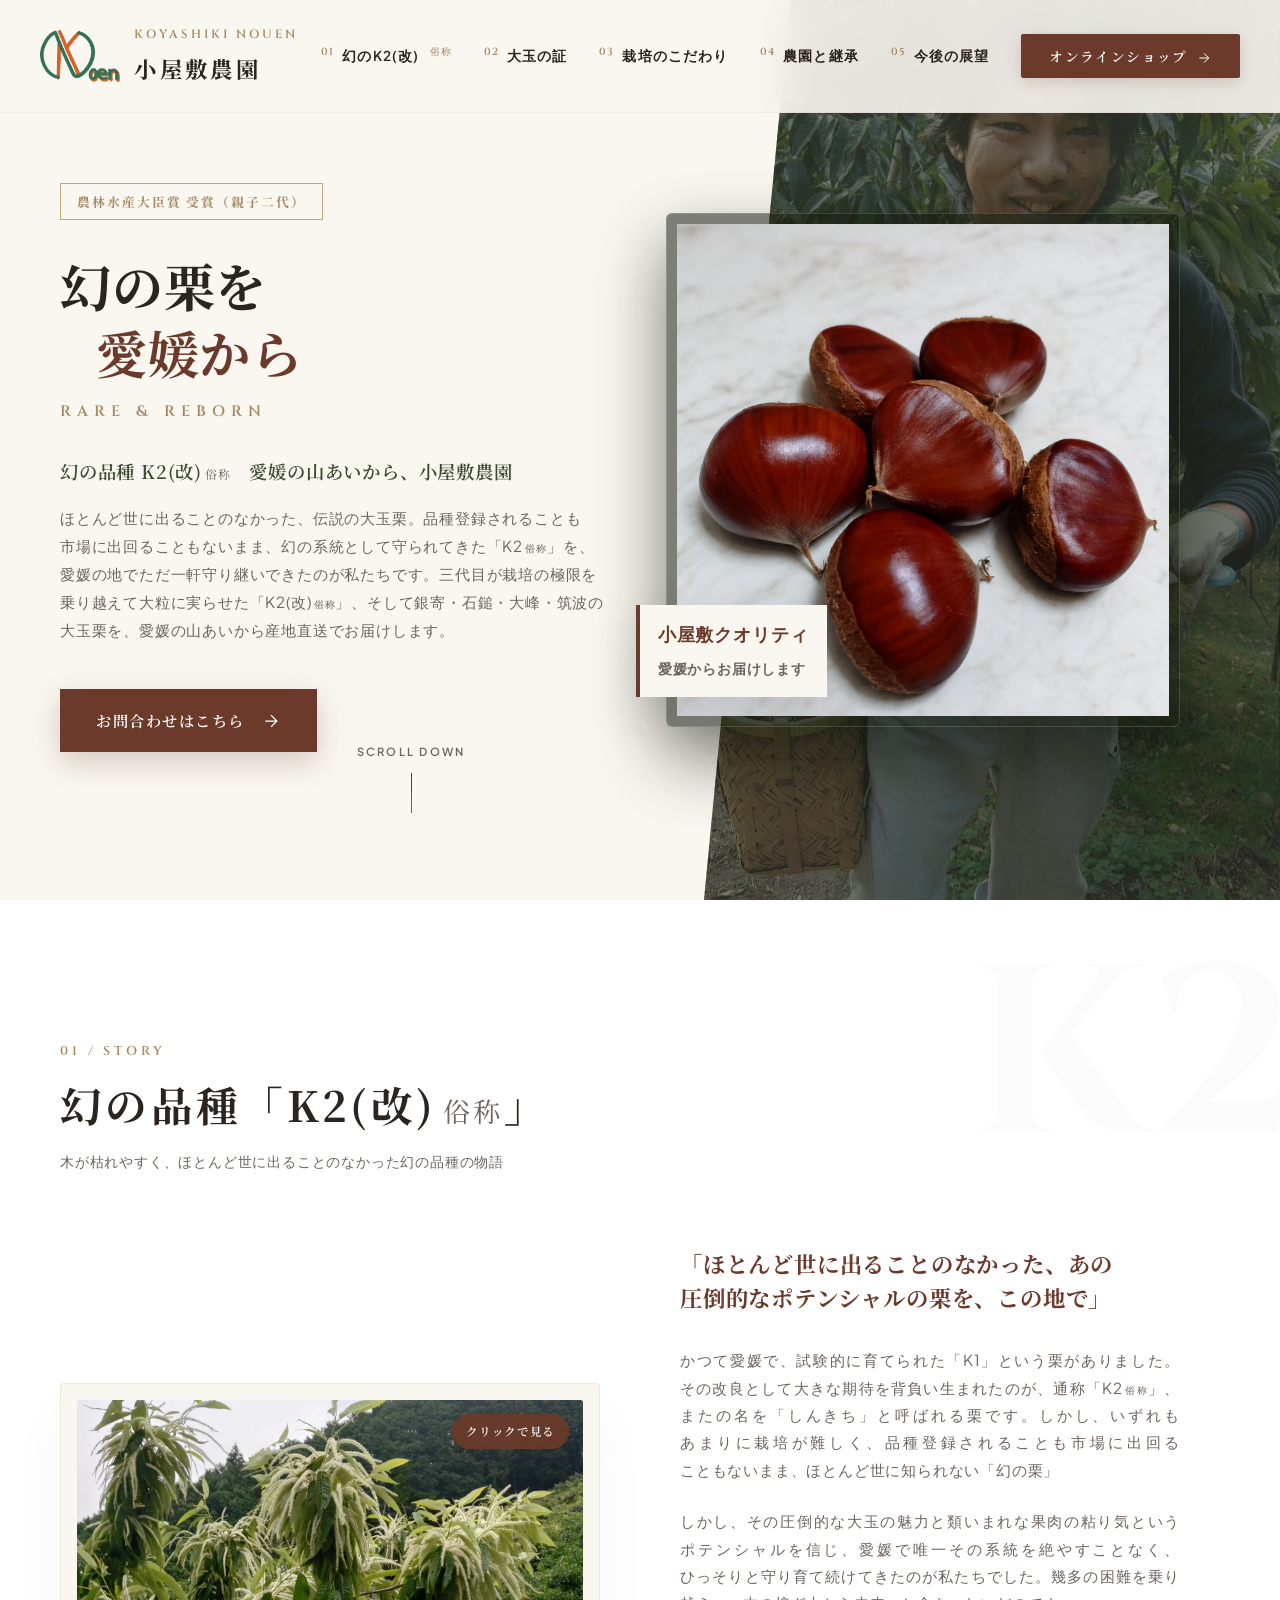
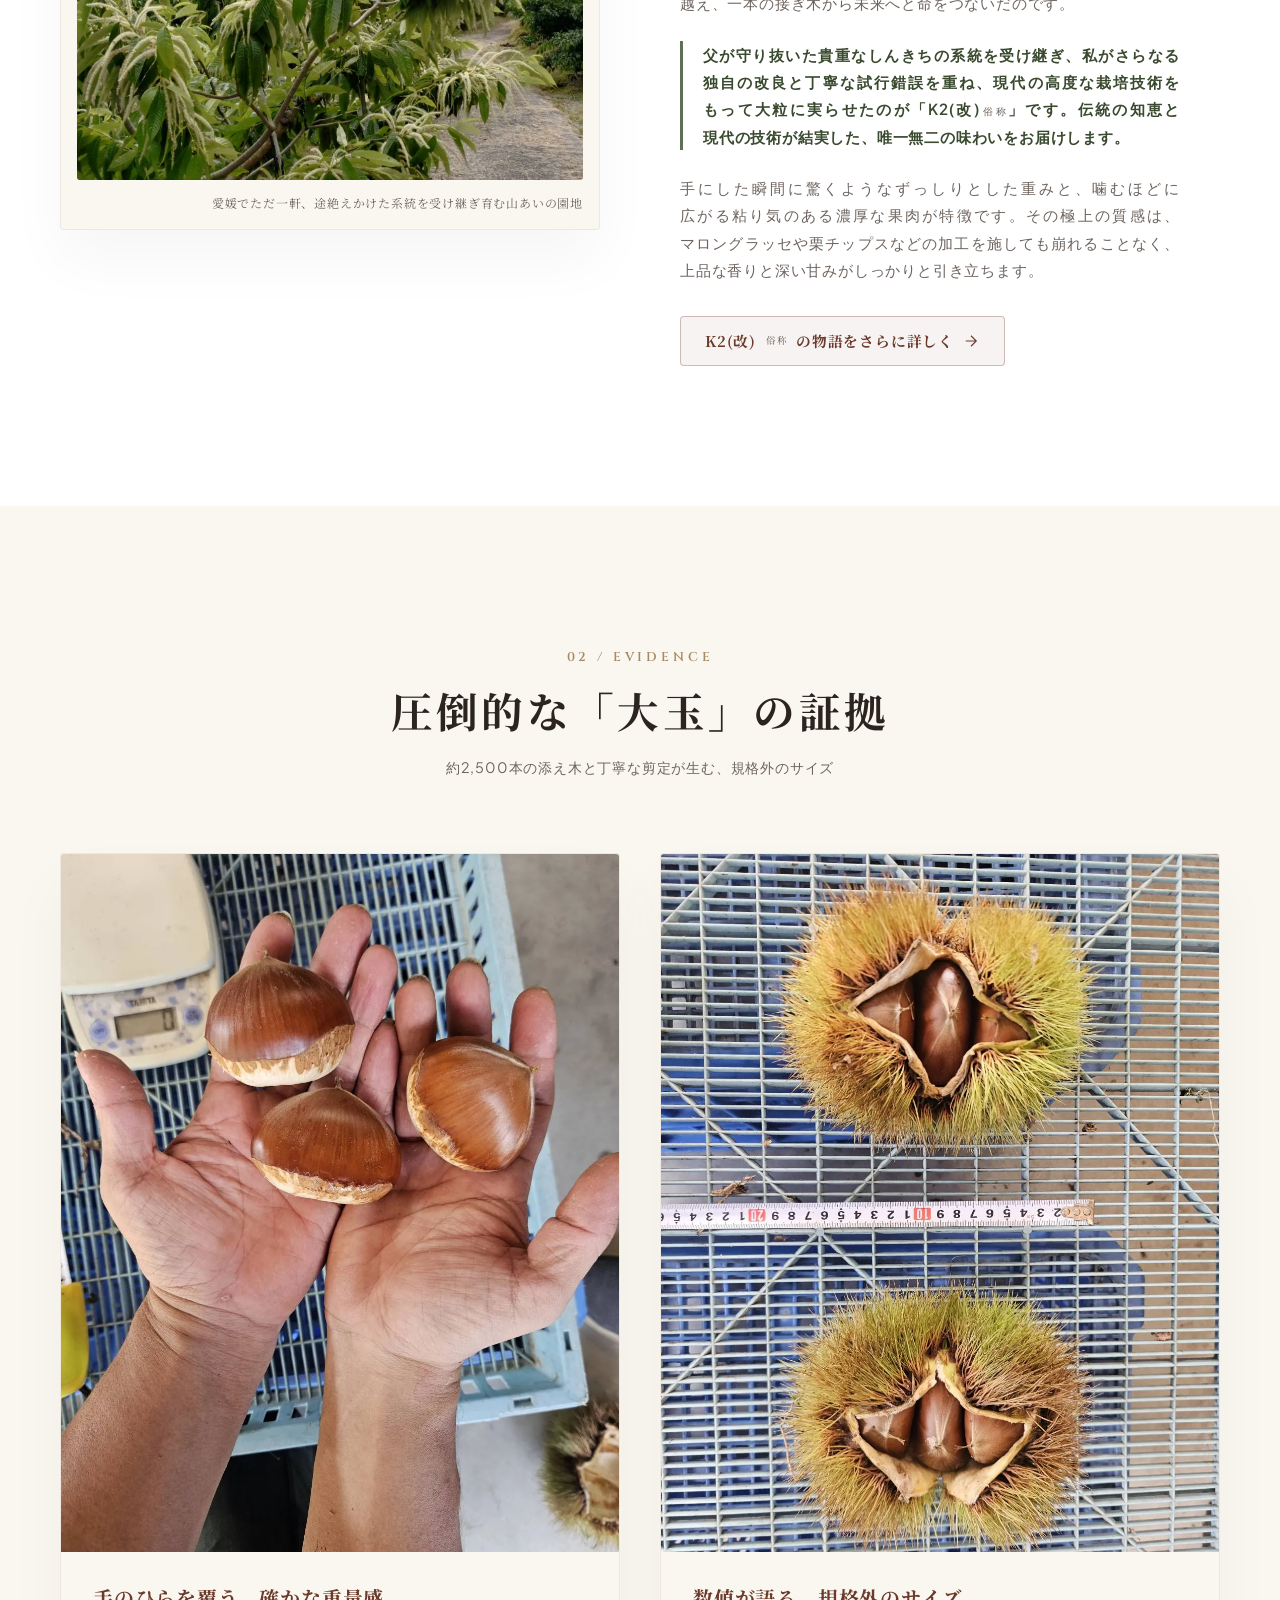
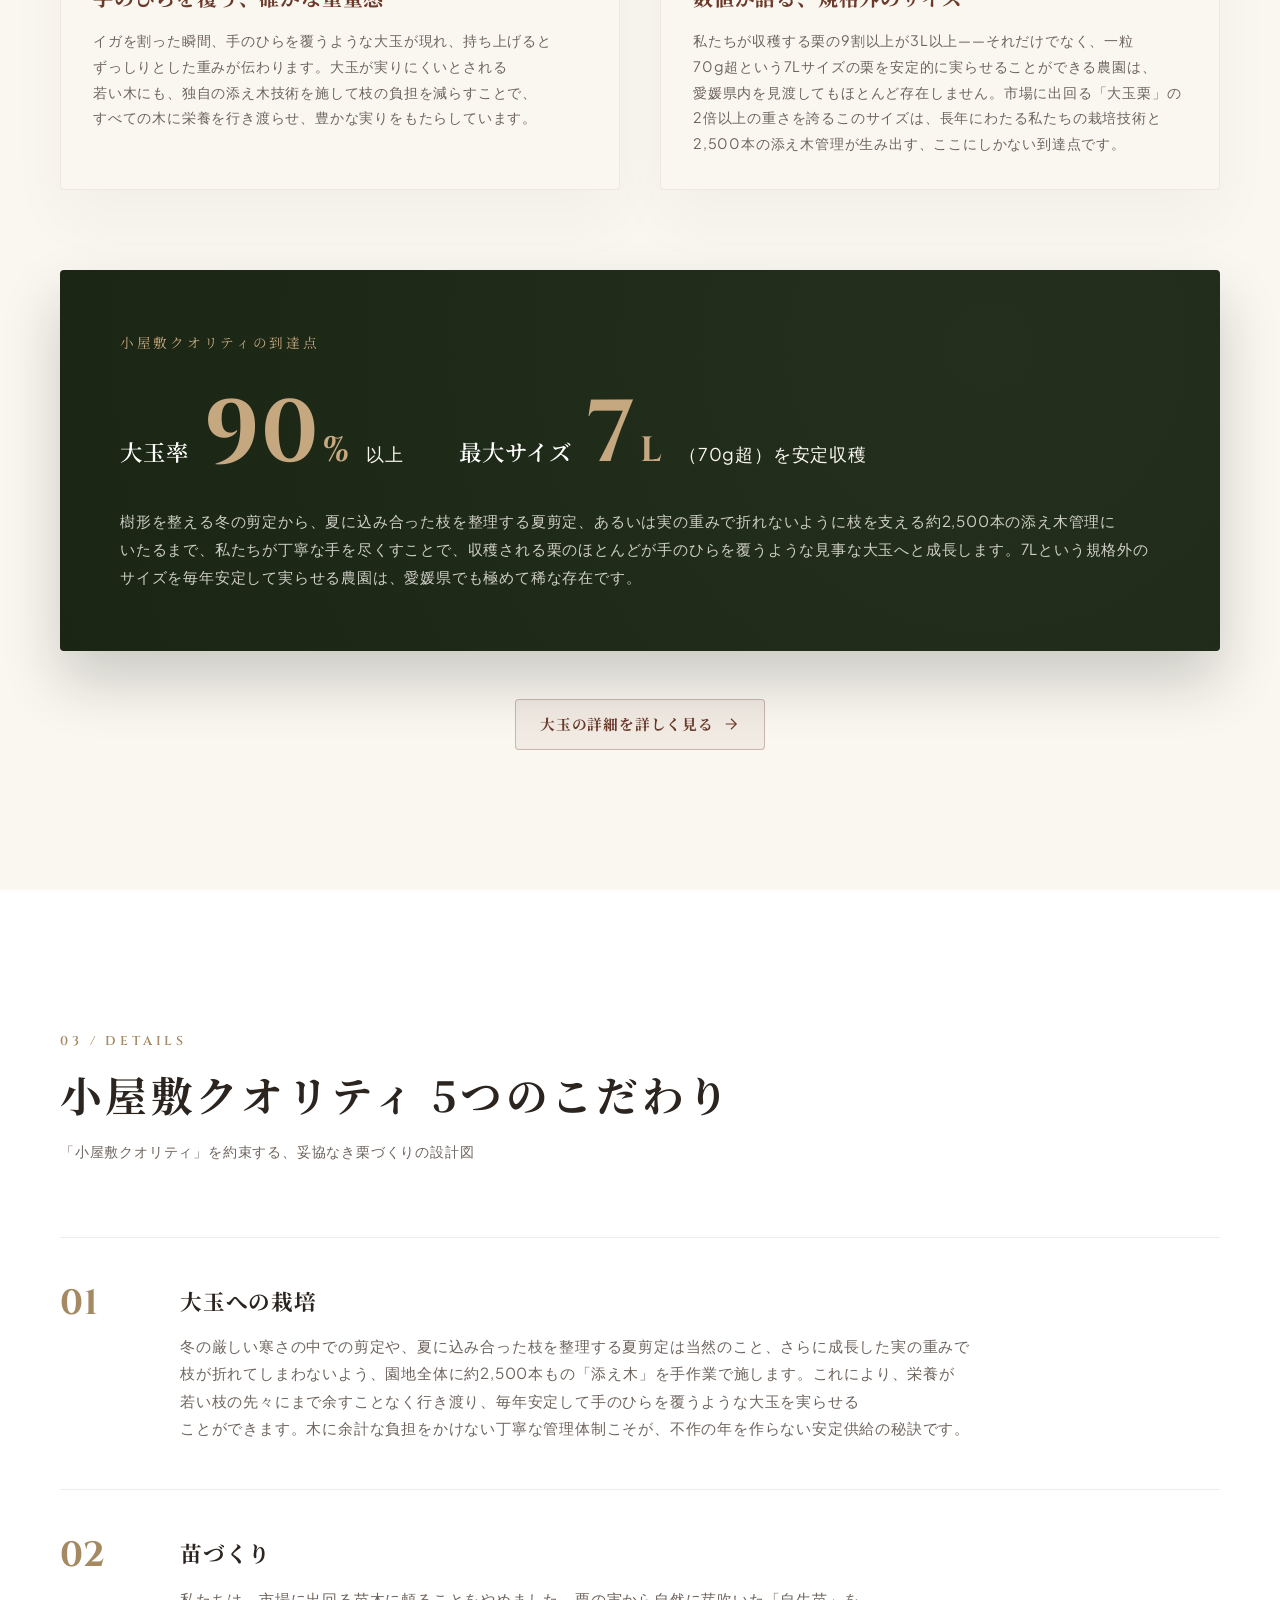
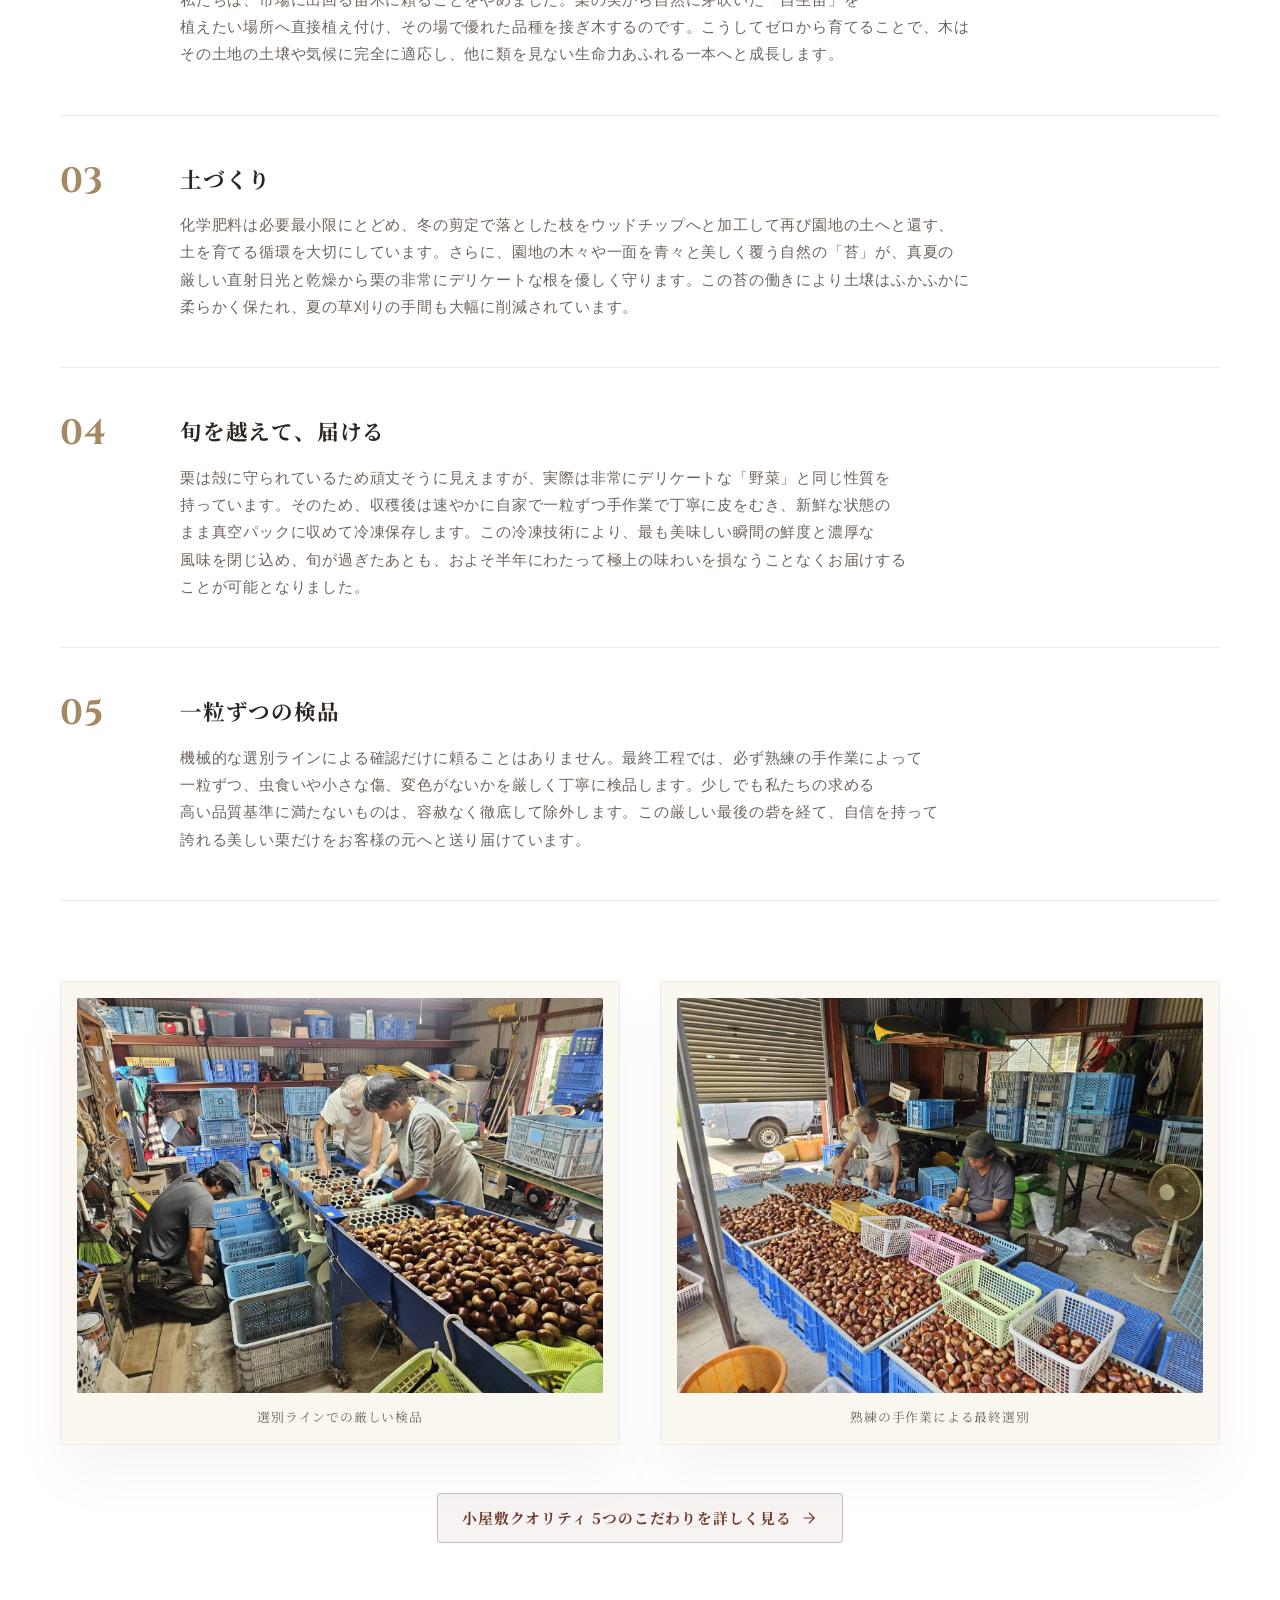
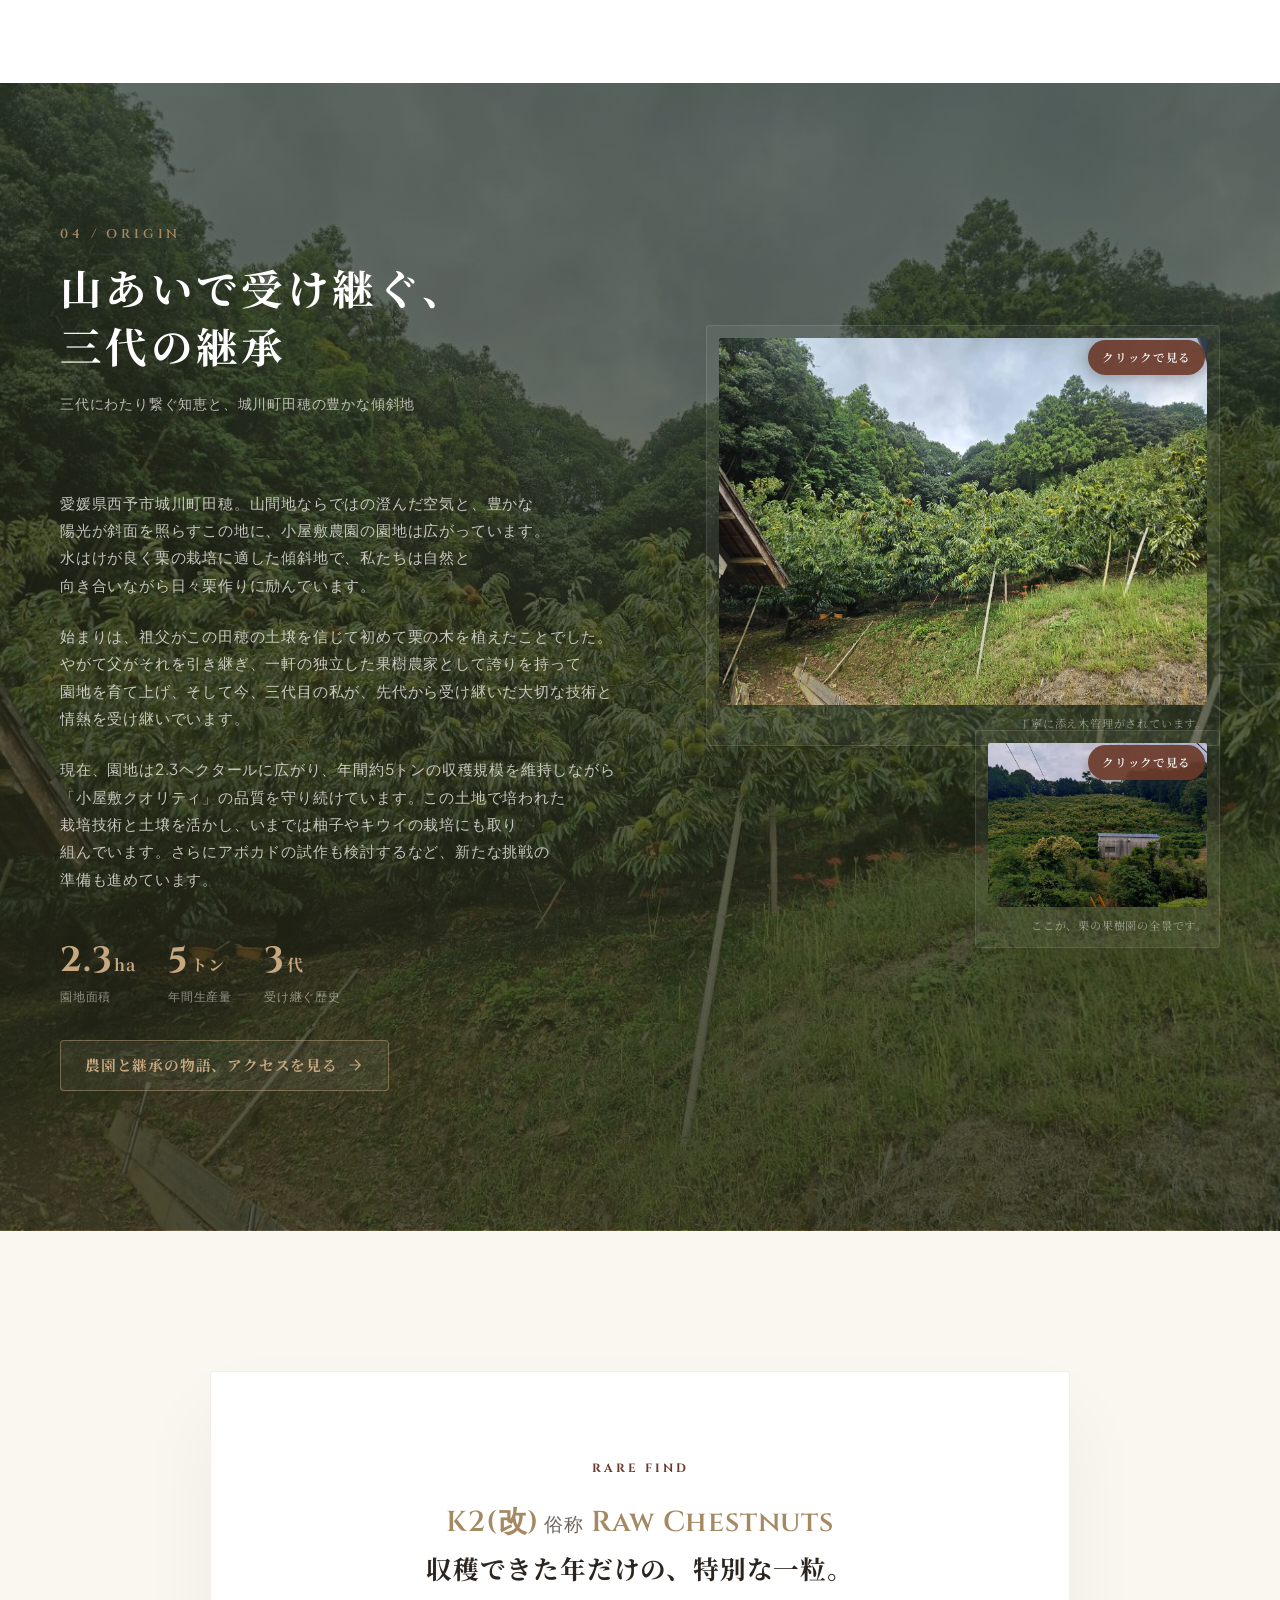
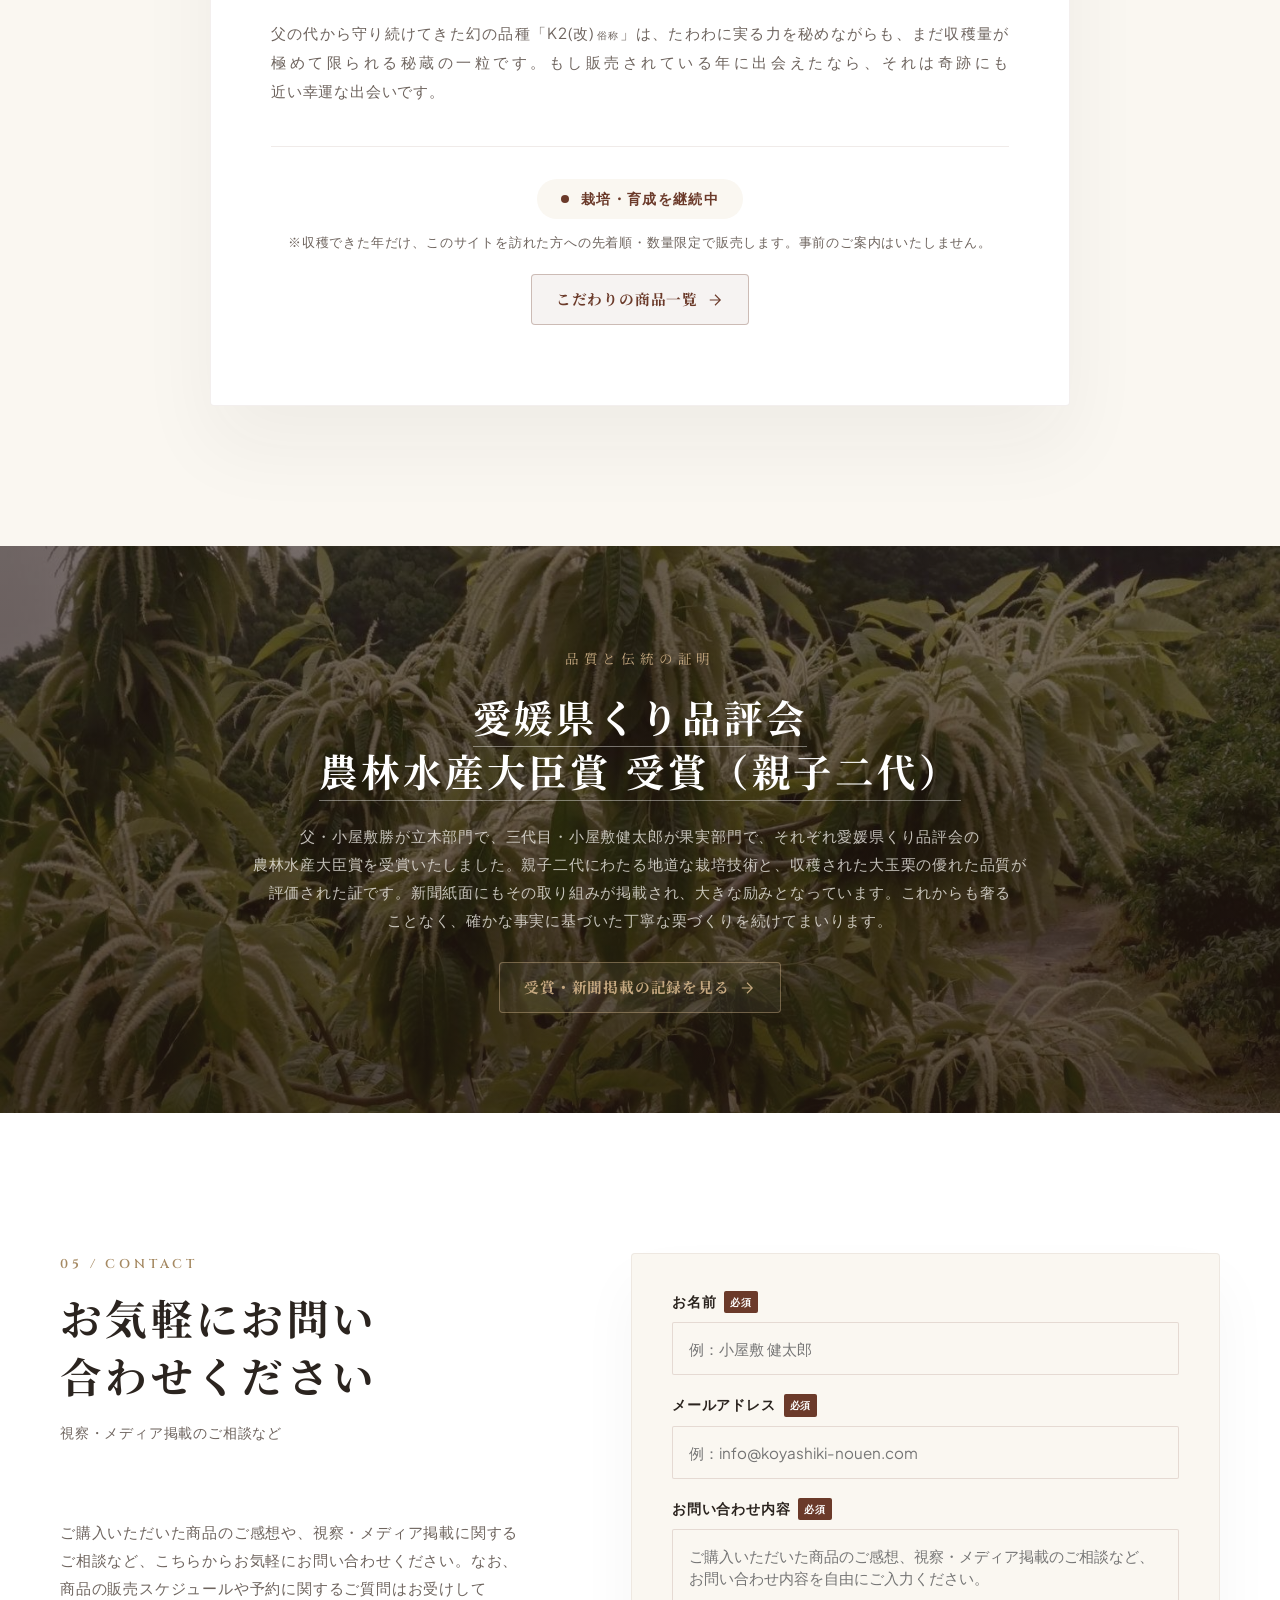
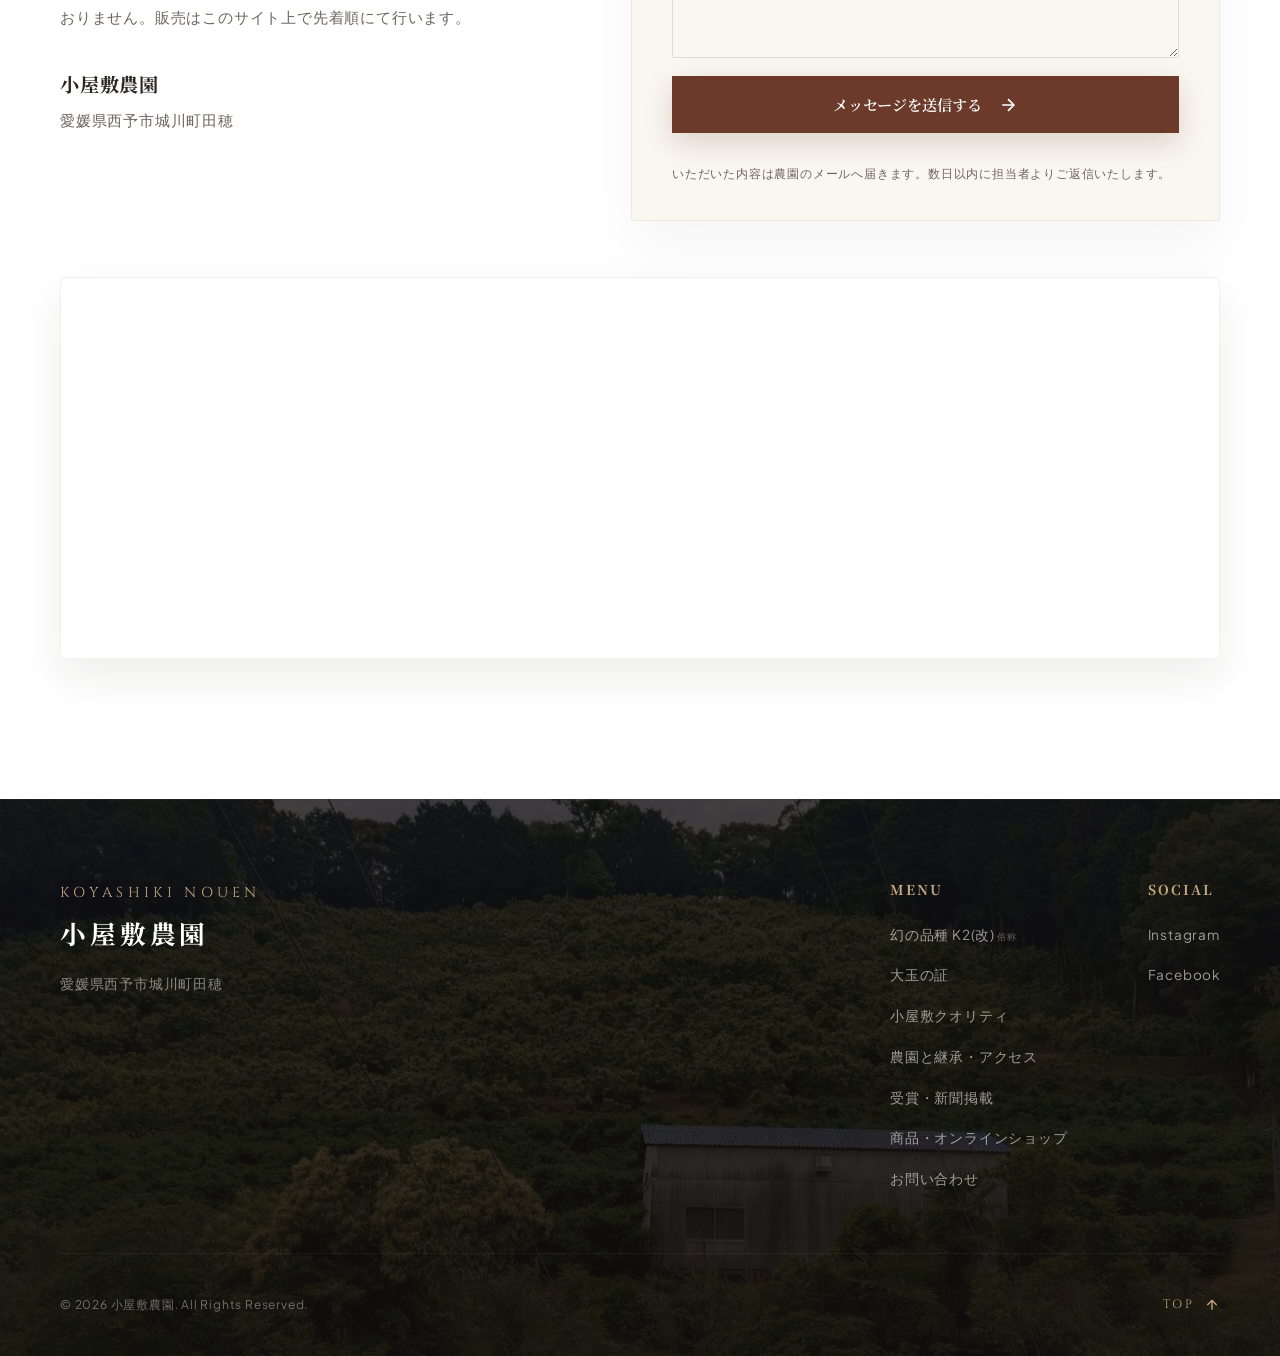
<file: index.html>
<!DOCTYPE html>
<html lang="ja">
<head>
  <meta charset="UTF-8">
  <meta name="viewport" content="width=device-width, initial-scale=1.0">
  
  <title>愛媛の大玉栗 産地直送｜銀寄・石鎚・大峰・筑波と幻のK2(改)｜小屋敷農園</title>
  <meta name="description" content="愛媛県西予市城川町の栗農家・小屋敷農園。銀寄・石鎚・大峰・筑波の大玉栗（3L以上9割超）を産地直送。農林水産大臣賞受賞の確かな品質と、三代受け継がれる栗づくりのこだわりをご紹介します。">
  
  <link rel="canonical" href="https://koyashiki-nouen.com/">

  <!-- Favicon -->
  <link rel="icon" type="image/png" sizes="32x32" href="images/favicon-32.png">
  <link rel="icon" type="image/png" sizes="16x16" href="images/favicon-16.png">
  <link rel="apple-touch-icon" sizes="180x180" href="images/apple-touch-icon.png">
  <link rel="icon" type="image/png" sizes="192x192" href="images/icon-192.png">
  <link rel="shortcut icon" href="favicon.ico">
  <meta name="theme-color" content="#6B3A2A">

  <!-- OGP & Twitter Card -->
  <meta property="og:title" content="愛媛の大玉栗 産地直送｜銀寄・石鎚・大峰・筑波と幻のK2(改)｜小屋敷農園">
  <meta property="og:description" content="愛媛県西予市城川町の栗農家・小屋敷農園。銀寄・石鎚・大峰・筑波の大玉栗を産地直送。農林水産大臣賞受賞の確かな品質と三代のこだわりをご紹介します。">
  <meta property="og:image" content="https://koyashiki-nouen.com/images/hero-chestnuts.jpg">
  <meta property="og:url" content="https://koyashiki-nouen.com/">
  <meta property="og:type" content="website">
  <meta property="og:site_name" content="小屋敷農園">
  <meta property="og:locale" content="ja_JP">
  <meta name="twitter:card" content="summary_large_image">
  <meta name="twitter:title" content="愛媛の大玉栗 産地直送｜銀寄・石鎚・大峰・筑波と幻のK2(改)｜小屋敷農園">
  <meta name="twitter:description" content="愛媛県西予市城川町の栗農家・小屋敷農園。銀寄・石鎚・大峰・筑波の大玉栗を産地直送。農林水産大臣賞受賞の確かな品質と三代のこだわりをご紹介します。">
  <meta name="twitter:image" content="https://koyashiki-nouen.com/images/hero-chestnuts.jpg">
  
  <!-- Fonts -->
  <link rel="preconnect" href="https://fonts.googleapis.com">
  <link rel="preconnect" href="https://fonts.gstatic.com" crossorigin>
  <link href="https://fonts.googleapis.com/css2?family=Cinzel:wght@400;600&family=Noto+Serif+JP:wght@300;400;600;700&family=Plus+Jakarta+Sans:wght@300;400;600&display=swap" rel="stylesheet">
  
  <link rel="stylesheet" href="style.css?v=9">
  
  <!-- JSON-LD -->
  <script type="application/ld+json">
  {
    "@context": "https://schema.org",
    "@graph": [
      {
        "@type": "Organization",
        "@id": "https://koyashiki-nouen.com/#organization",
        "name": "小屋敷農園",
        "url": "https://koyashiki-nouen.com/",
        "logo": "https://koyashiki-nouen.com/images/hero-chestnuts.jpg"
      },
      {
        "@type": "LocalBusiness",
        "@id": "https://koyashiki-nouen.com/#localbusiness",
        "name": "小屋敷農園",
        "image": "https://koyashiki-nouen.com/images/hero-chestnuts.jpg",
        "url": "https://koyashiki-nouen.com/",
        "description": "愛媛県西予市の栗農家。銀寄・石鎚・大峰・筑波の大玉栗（3L以上9割超）と幻の品種K2(改)を栽培。むき栗真空冷凍・生冷蔵で産地直送。農林水産大臣賞受賞。",
        "address": {
          "@type": "PostalAddress",
          "addressRegion": "愛媛県",
          "addressLocality": "西予市",
          "streetAddress": "城川町田穂",
          "postalCode": "798-1101",
          "addressCountry": "JP"
        }
      }
    ]
  }
  </script>
</head>
<body>

  <!-- Floating Navigation -->
  <header class="site-header" id="js-header">
    <div class="header-container">
      <div class="logo">
        <a href="#">
          <img class="logo-mark" src="images/logo-noen.png" alt="小屋敷農園 Noen ロゴ" width="80" height="52">
          <span class="logo-text">
            <span class="logo-sub">Koyashiki Nouen</span>
            <span class="logo-main">小屋敷農園</span>
          </span>
        </a>
      </div>
      
      <nav aria-label="グローバルナビゲーション">
        <ul class="nav-menu" id="js-nav-menu">
          <li class="has-dropdown">
            <a href="#story" class="nav-item"><span>01</span> 幻のK2(改)<span class="nickname">俗称</span></a>
            <ul class="dropdown"><li><a href="k2.html">K2(改)の詳しい物語</a></li></ul>
          </li>
          <li class="has-dropdown">
            <a href="#quality" class="nav-item"><span>02</span> 大玉の証</a>
            <ul class="dropdown"><li><a href="quality.html">大玉の証を詳しく見る</a></li></ul>
          </li>
          <li class="has-dropdown">
            <a href="#commitment" class="nav-item"><span>03</span> 栽培のこだわり</a>
            <ul class="dropdown"><li><a href="commitment.html">こだわり5本柱の詳細</a></li></ul>
          </li>
          <li class="has-dropdown">
            <a href="#farm" class="nav-item"><span>04</span> 農園と継承</a>
            <ul class="dropdown"><li><a href="about.html">農園の詳細・アクセス</a></li></ul>
          </li>
          <li class="has-dropdown">
            <a href="#preview" class="nav-item"><span>05</span> 今後の展望</a>
            <ul class="dropdown"><li><a href="products.html">商品・オンラインショップ</a></li></ul>
          </li>
          <li><a href="products.html" class="nav-cta">オンラインショップ <svg viewBox="0 0 24 24" width="16" height="16" stroke="currentColor" stroke-width="1.5" fill="none" style="vertical-align:middle;margin-left:4px;"><path d="M5 12h14M12 5l7 7-7 7"/></svg></a></li>
        </ul>
      </nav>
      
      <button class="menu-toggle" id="js-menu-toggle" aria-expanded="false" aria-controls="js-nav-menu" aria-label="メニュー開閉">
        <span class="line-1"></span>
        <span class="line-2"></span>
      </button>
    </div>
  </header>

  <!-- Progress Indicator (Scroll line) -->
  <div class="scroll-progress" id="js-scroll-progress"></div>

  <main>
    <!-- Hero Section -->
    <section class="hero" id="hero">
      <div class="hero-bg-accent"></div>
      <div class="hero-container">
        
        <div class="hero-visual">
          <div class="hero-image-clip">
            <picture>
              <source srcset="images/hero-chestnuts.webp" type="image/webp">
              <img src="images/hero-chestnuts.jpg" alt="小屋敷農園の艶やかな大玉栗" width="1600" height="1600" fetchpriority="high">
            </picture>
          </div>
          <div class="hero-floating-label">
            <span class="tag">小屋敷クオリティ</span>
            <span class="location">愛媛からお届けします</span>
          </div>
        </div>

        <div class="hero-content">
          <div class="hero-badge">
            <a href="media.html">農林水産大臣賞 受賞（親子二代）</a>
          </div>
          
          <h1 class="hero-title">
            <span class="line-ja">幻の栗を</span>
            <span class="line-ja highlight">愛媛から</span>
            <span class="line-en">RARE &amp; REBORN</span>
          </h1>

          <div class="hero-intro">
            <p class="sub-copy">幻の品種 K2(改)<span class="nickname">俗称</span>　愛媛の山あいから、小屋敷農園</p>
            <p class="desc">
              ほとんど世に出ることのなかった、伝説の大玉栗。品種登録されることも市場に出回ることもないまま、幻の系統として守られてきた「K2<span class="nickname">俗称</span>」を、愛媛の地でただ一軒守り継いできたのが私たちです。三代目が栽培の極限を乗り越えて大粒に実らせた「K2(改)<span class="nickname">俗称</span>」、そして銀寄・石鎚・大峰・筑波の大玉栗を、愛媛の山あいから産地直送でお届けします。
            </p>
          </div>

          <div class="hero-actions">
            <a href="#contact" class="btn-modern-primary">
              <span>お問合わせはこちら</span>
              <svg viewBox="0 0 24 24" width="20" height="20" stroke="currentColor" stroke-width="1.5" fill="none"><path d="M5 12h14M12 5l7 7-7 7"/></svg>
            </a>
            <a href="#story" class="btn-scroll-down">
              <span>SCROLL DOWN</span>
              <span class="arrow-line"></span>
            </a>
          </div>
        </div>

      </div>
    </section>

    <!-- Cultivar Story -->
    <section class="story section-layout" id="story">
      <div class="accent-character">K2<span class="nickname">俗称</span></div>
      <div class="container">
        
        <div class="section-title-area">
          <span class="section-num">01 / STORY</span>
          <h2 class="section-title-main">幻の品種「K2(改)<span class="nickname">俗称</span>」</h2>
          <p class="section-subtitle">木が枯れやすく、ほとんど世に出ることのなかった幻の品種の物語</p>
        </div>

        <div class="story-layout">
          <div class="story-media floating-card">
            <a class="fig-link" href="k2.html" aria-label="幻の品種 K2(改) の物語を詳しく読む">
              <picture>
                <source srcset="images/branch-path.webp" type="image/webp">
                <img src="images/branch-path.jpg" alt="花穂をつけた栗の木と園地の小径" width="1477" height="1108" loading="lazy">
              </picture>
              <span class="fig-more">幻の品種 K2(改)<span class="nickname">俗称</span> の物語を読む →</span>
            </a>
            <div class="media-caption">愛媛でただ一軒、途絶えかけた系統を受け継ぎ育む山あいの園地</div>
          </div>

          <div class="story-desc-box">
            <h3 class="story-lead">
              「ほとんど世に出ることのなかった、あの圧倒的なポテンシャルの栗を、この地で」
            </h3>
            <div class="story-body">
              <p>
                かつて愛媛で、試験的に育てられた「K1」という栗がありました。その改良として大きな期待を背負い生まれたのが、通称「K2<span class="nickname">俗称</span>」、またの名を「しんきち」と呼ばれる栗です。しかし、いずれもあまりに栽培が難しく、品種登録されることも市場に出回ることもないまま、ほとんど世に知られない「幻の栗」
              </p>
              <p>
                しかし、その圧倒的な大玉の魅力と類いまれな果肉の粘り気というポテンシャルを信じ、愛媛で唯一その系統を絶やすことなく、ひっそりと守り育て続けてきたのが私たちでした。幾多の困難を乗り越え、一本の接ぎ木から未来へと命をつないだのです。
              </p>
              <p class="highlight-p">
                父が守り抜いた貴重なしんきちの系統を受け継ぎ、私がさらなる独自の改良と丁寧な試行錯誤を重ね、現代の高度な栽培技術をもって大粒に実らせたのが「K2(改)<span class="nickname">俗称</span>」です。伝統の知恵と現代の技術が結実した、唯一無二の味わいをお届けします。
              </p>
              <p>
                手にした瞬間に驚くようなずっしりとした重みと、噛むほどに広がる粘り気のある濃厚な果肉が特徴です。その極上の質感は、マロングラッセや栗チップスなどの加工を施しても崩れることなく、上品な香りと深い甘みがしっかりと引き立ちます。
              </p>
            </div>
            <a class="detail-link" href="k2.html">K2(改)<span class="nickname">俗称</span> の物語をさらに詳しく
              <svg viewBox="0 0 24 24" width="18" height="18" stroke="currentColor" stroke-width="1.5" fill="none"><path d="M5 12h14M12 5l7 7-7 7"/></svg>
            </a>
          </div>
        </div>

      </div>
    </section>

    <!-- Proof of Quality (Size) -->
    <section class="quality section-layout" id="quality">
      <div class="container">
        
        <div class="section-title-area text-center">
          <span class="section-num">02 / EVIDENCE</span>
          <h2 class="section-title-main">圧倒的な「大玉」の証拠</h2>
          <p class="section-subtitle">約2,500本の添え木と丁寧な剪定が生む、規格外のサイズ</p>
        </div>

        <div class="quality-grid">
          
          <div class="quality-card floating-card">
            <figure class="quality-media">
              <picture>
                <source srcset="images/hands-ozutsubu.webp" type="image/webp">
                <img src="images/hands-ozutsubu.jpg" alt="手のひらに乗る小屋敷農園の大玉栗" width="1108" height="1477" loading="lazy">
              </picture>
            </figure>
            <div class="card-content">
              <h3>手のひらを覆う、確かな重量感</h3>
              <p>イガを割った瞬間、手のひらを覆うような大玉が現れ、持ち上げるとずっしりとした重みが伝わります。大玉が実りにくいとされる若い木にも、独自の添え木技術を施して枝の負担を減らすことで、すべての木に栄養を行き渡らせ、豊かな実りをもたらしています。</p>
            </div>
          </div>

          <div class="quality-card floating-card">
            <figure class="quality-media">
              <picture>
                <source srcset="images/size-ruler.webp" type="image/webp">
                <img src="images/size-ruler.jpg" alt="定規と並べた大きな毬栗" width="1108" height="1477" loading="lazy">
              </picture>
            </figure>
            <div class="card-content">
              <h3>数値が語る、規格外のサイズ</h3>
              <p>私たちが収穫する栗の9割以上が3L以上——それだけでなく、一粒70g超という7Lサイズの栗を安定的に実らせることができる農園は、愛媛県内を見渡してもほとんど存在しません。市場に出回る「大玉栗」の2倍以上の重さを誇るこのサイズは、長年にわたる私たちの栽培技術と2,500本の添え木管理が生み出す、ここにしかない到達点です。</p>
            </div>
          </div>

        </div>

        <div class="quality-banner">
          <div class="banner-bg"></div>
          <div class="banner-content">
            <span class="banner-tag">小屋敷クオリティの到達点</span>
            <div class="stat-rows">
              <div class="stat-row">
                <span class="stat-label">大玉率</span>
                <span class="stat-number">90<span class="unit">%</span></span>
                <span class="stat-suffix">以上</span>
              </div>
              <div class="stat-row">
                <span class="stat-label">最大サイズ</span>
                <span class="stat-number">7<span class="unit">L</span></span>
                <span class="stat-suffix">（70g超）を安定収穫</span>
              </div>
            </div>
            <p class="banner-text">
              樹形を整える冬の剪定から、夏に込み合った枝を整理する夏剪定、あるいは実の重みで折れないように枝を支える約2,500本の添え木管理にいたるまで、私たちが丁寧な手を尽くすことで、収穫される栗のほとんどが手のひらを覆うような見事な大玉へと成長します。7Lという規格外のサイズを毎年安定して実らせる農園は、愛媛県でも極めて稀な存在です。
            </p>
          </div>
        </div>

        <p class="text-center" style="margin-top:40px;">
          <a class="detail-link" href="quality.html">大玉の詳細を詳しく見る
            <svg viewBox="0 0 24 24" width="18" height="18" stroke="currentColor" stroke-width="1.5" fill="none"><path d="M5 12h14M12 5l7 7-7 7"/></svg>
          </a>
        </p>

      </div>
    </section>

    <!-- Commitment (The Five Pillars) -->
    <section class="commitment section-layout" id="commitment">
      <div class="container">
        
        <div class="section-title-area">
          <span class="section-num">03 / DETAILS</span>
          <h2 class="section-title-main">小屋敷クオリティ 5つのこだわり</h2>
          <p class="section-subtitle">「小屋敷クオリティ」を約束する、妥協なき栗づくりの設計図</p>
        </div>

        <div class="pillars-container">
          
          <div class="pillar-row">
            <div class="pillar-number">01</div>
            <div class="pillar-info">
              <h3>大玉への栽培</h3>
              <p>冬の厳しい寒さの中での剪定や、夏に込み合った枝を整理する夏剪定は当然のこと、さらに成長した実の重みで枝が折れてしまわないよう、園地全体に約2,500本もの「添え木」を手作業で施します。これにより、栄養が若い枝の先々にまで余すことなく行き渡り、毎年安定して手のひらを覆うような大玉を実らせることができます。木に余計な負担をかけない丁寧な管理体制こそが、不作の年を作らない安定供給の秘訣です。</p>
            </div>
          </div>

          <div class="pillar-row">
            <div class="pillar-number">02</div>
            <div class="pillar-info">
              <h3>苗づくり</h3>
              <p>私たちは、市場に出回る苗木に頼ることをやめました。栗の実から自然に芽吹いた「自生苗」を植えたい場所へ直接植え付け、その場で優れた品種を接ぎ木するのです。こうしてゼロから育てることで、木はその土地の土壌や気候に完全に適応し、他に類を見ない生命力あふれる一本へと成長します。</p>
            </div>
          </div>

          <div class="pillar-row">
            <div class="pillar-number">03</div>
            <div class="pillar-info">
              <h3>土づくり</h3>
              <p>化学肥料は必要最小限にとどめ、冬の剪定で落とした枝をウッドチップへと加工して再び園地の土へと還す、土を育てる循環を大切にしています。さらに、園地の木々や一面を青々と美しく覆う自然の「苔」が、真夏の厳しい直射日光と乾燥から栗の非常にデリケートな根を優しく守ります。この苔の働きにより土壌はふかふかに柔らかく保たれ、夏の草刈りの手間も大幅に削減されています。</p>
            </div>
          </div>

          <div class="pillar-row">
            <div class="pillar-number">04</div>
            <div class="pillar-info">
              <h3>旬を越えて、届ける</h3>
              <p>栗は殻に守られているため頑丈そうに見えますが、実際は非常にデリケートな「野菜」と同じ性質を持っています。そのため、収穫後は速やかに自家で一粒ずつ手作業で丁寧に皮をむき、新鮮な状態のまま真空パックに収めて冷凍保存します。この冷凍技術により、最も美味しい瞬間の鮮度と濃厚な風味を閉じ込め、旬が過ぎたあとも、およそ半年にわたって極上の味わいを損なうことなくお届けすることが可能となりました。</p>
            </div>
          </div>

          <div class="pillar-row">
            <div class="pillar-number">05</div>
            <div class="pillar-info">
              <h3>一粒ずつの検品</h3>
              <p>機械的な選別ラインによる確認だけに頼ることはありません。最終工程では、必ず熟練の手作業によって一粒ずつ、虫食いや小さな傷、変色がないかを厳しく丁寧に検品します。少しでも私たちの求める高い品質基準に満たないものは、容赦なく徹底して除外します。この厳しい最後の砦を経て、自信を持って誇れる美しい栗だけをお客様の元へと送り届けています。</p>
            </div>
          </div>

        </div>

        <div class="commitment-visuals">
          <div class="visual-card floating-card">
            <picture>
              <source srcset="images/inspection.webp" type="image/webp">
              <img src="images/inspection.jpg" alt="選別ラインで栗を検品する様子" width="1477" height="1108" loading="lazy">
            </picture>
            <span>選別ラインでの厳しい検品</span>
          </div>

          <div class="visual-card floating-card">
            <picture>
              <source srcset="images/sorting.webp" type="image/webp">
              <img src="images/sorting.jpg" alt="収穫した栗を一粒ずつ手選別する様子" width="1477" height="1108" loading="lazy">
            </picture>
            <span>熟練の手作業による最終選別</span>
          </div>
        </div>

        <p class="text-center" style="margin-top:40px;">
          <a class="detail-link" href="commitment.html">小屋敷クオリティ 5つのこだわりを詳しく見る
            <svg viewBox="0 0 24 24" width="18" height="18" stroke="currentColor" stroke-width="1.5" fill="none"><path d="M5 12h14M12 5l7 7-7 7"/></svg>
          </a>
        </p>

      </div>
    </section>

    <!-- Farm & History -->
    <section class="farm section-layout" id="farm">
      <div class="farm-overlay-bg"></div>
      <div class="container">
        
        <div class="farm-grid">
          
          <div class="farm-content">
            <div class="section-title-area">
              <span class="section-num">04 / ORIGIN</span>
              <h2 class="section-title-main">山あいで受け継ぐ、<br>三代の継承</h2>
              <p class="section-subtitle">三代にわたり繋ぐ知恵と、城川町田穂の豊かな傾斜地</p>
            </div>
            
            <div class="farm-text">
              <p>
                愛媛県西予市城川町田穂。山間地ならではの澄んだ空気と、豊かな陽光が斜面を照らすこの地に、小屋敷農園の園地は広がっています。水はけが良く栗の栽培に適した傾斜地で、私たちは自然と向き合いながら日々栗作りに励んでいます。
              </p>
              <p>
                始まりは、祖父がこの田穂の土壌を信じて初めて栗の木を植えたことでした。やがて父がそれを引き継ぎ、一軒の独立した果樹農家として誇りを持って園地を育て上げ、そして今、三代目の私が、先代から受け継いだ大切な技術と情熱を受け継いでいます。
              </p>
              <p>
                現在、園地は2.3ヘクタールに広がり、年間約5トンの収穫規模を維持しながら「小屋敷クオリティ」の品質を守り続けています。この土地で培われた栽培技術と土壌を活かし、いまでは柚子やキウイの栽培にも取り組んでいます。さらにアボカドの試作も検討するなど、新たな挑戦の準備も進めています。
              </p>
            </div>

            <div class="farm-badges">
              <div class="f-badge">
                <span class="badge-num">2.3<span class="unit">ha</span></span>
                <span class="badge-txt">園地面積</span>
              </div>
              <div class="f-badge">
                <span class="badge-num">5<span class="unit">トン</span></span>
                <span class="badge-txt">年間生産量</span>
              </div>
              <div class="f-badge">
                <span class="badge-num">3<span class="unit">代</span></span>
                <span class="badge-txt">受け継ぐ歴史</span>
              </div>
            </div>

            <a class="detail-link on-dark" href="about.html" style="margin-top:32px;">農園と継承の物語、アクセスを見る
              <svg viewBox="0 0 24 24" width="18" height="18" stroke="currentColor" stroke-width="1.5" fill="none"><path d="M5 12h14M12 5l7 7-7 7"/></svg>
            </a>
          </div>

          <div class="farm-gallery">
            <a class="gallery-item-1 floating-card fig-link" href="about.html" aria-label="農園と継承について詳しく見る">
              <picture>
                <source srcset="images/orchard-hill.webp" type="image/webp">
                <img src="images/orchard-hill.jpg" alt="山あいに広がる小屋敷農園の栗畑" width="1477" height="1108" loading="lazy">
              </picture>
              <span class="fig-more">農園と継承を詳しく見る →</span>
              <div class="caption">丁寧に添え木管理がされています。</div>
            </a>
            
            <a class="gallery-item-2 floating-card fig-link" href="about.html" aria-label="農園と継承について詳しく見る">
              <picture>
                <source srcset="images/valley-hut.webp" type="image/webp">
                <img src="images/valley-hut.jpg" alt="山あいの栗園と作業倉庫の遠景" width="1477" height="1108" loading="lazy">
              </picture>
              <div class="caption">ここが、栗の果樹園の全景です。</div>
            </a>
          </div>

        </div>

      </div>
    </section>

    <!-- Product Preview -->
    <section class="preview section-layout" id="preview">
      <div class="container">
        
        <div class="preview-box">
          <div class="preview-tag">RARE FIND</div>
          
          <h2 class="preview-title">
            <span class="en">K2(改)<span class="nickname">俗称</span> Raw Chestnuts</span>
            <span class="ja">収穫できた年だけの、特別な一粒。</span>
          </h2>
          
          <p class="preview-desc">
            父の代から守り続けてきた幻の品種「K2(改)<span class="nickname">俗称</span>」は、たわわに実る力を秘めながらも、まだ収穫量が極めて限られる秘蔵の一粒です。もし販売されている年に出会えたなら、それは奇跡にも近い幸運な出会いです。
          </p>

          <div class="preview-status-card">
            <div class="status-indicator">
              <span class="pulse"></span>
              <span class="text">栽培・育成を継続中</span>
            </div>
            <p class="note">※収穫できた年だけ、このサイトを訪れた方への先着順・数量限定で販売します。事前のご案内はいたしません。</p>
            <a class="detail-link" href="products.html" style="margin-top:8px;">こだわりの商品一覧
              <svg viewBox="0 0 24 24" width="18" height="18" stroke="currentColor" stroke-width="1.5" fill="none"><path d="M5 12h14M12 5l7 7-7 7"/></svg>
            </a>
          </div>
        </div>

      </div>
    </section>

    <!-- Award -->
    <section class="award-block">
      <div class="container">
        <div class="award-inner">
          <div class="laurel-deco"></div>
          <span class="award-category">品質と伝統の証明</span>
          <h2 class="award-title-main"><a href="media.html" style="color:inherit;text-decoration:none;border-bottom:1px solid rgba(255,255,255,0.4);padding-bottom:2px;">愛媛県くり品評会<br>農林水産大臣賞 受賞（親子二代）</a></h2>
          <p class="award-desc-text">
            父・小屋敷勝が立木部門で、三代目・小屋敷健太郎が果実部門で、それぞれ愛媛県くり品評会の農林水産大臣賞を受賞いたしました。親子二代にわたる地道な栽培技術と、収穫された大玉栗の優れた品質が評価された証です。新聞紙面にもその取り組みが掲載され、大きな励みとなっています。これからも奢ることなく、確かな事実に基づいた丁寧な栗づくりを続けてまいります。
          </p>
          <a class="detail-link on-dark" href="media.html" style="margin-top:28px;">受賞・新聞掲載の記録を見る
            <svg viewBox="0 0 24 24" width="18" height="18" stroke="currentColor" stroke-width="1.5" fill="none"><path d="M5 12h14M12 5l7 7-7 7"/></svg>
          </a>
        </div>
      </div>
    </section>

    <!-- Contact CTA Section -->
    <section class="contact section-layout" id="contact">
      <div class="container">
        
        <div class="contact-grid">
          
          <div class="contact-info-area">
            <div class="section-title-area">
              <span class="section-num">05 / CONTACT</span>
              <h2 class="section-title-main">お気軽にお問い合わせください</h2>
              <p class="section-subtitle">視察・メディア掲載のご相談など</p>
            </div>
            <p class="info-p">
              ご購入いただいた商品のご感想や、視察・メディア掲載に関するご相談など、こちらからお気軽にお問い合わせください。なお、商品の販売スケジュールや予約に関するご質問はお受けしておりません。販売はこのサイト上で先着順にて行います。
            </p>
            <div class="farm-address-box">
              <h4>小屋敷農園</h4>
              <p class="address">愛媛県西予市城川町田穂</p>
            </div>
          </div>

          <div class="contact-form-area floating-card">
            <!-- Formspree: 送信先 ko84ki.farm@gmail.com（2026-06-25 結線済み） -->
            <form action="https://formspree.io/f/xeebajpa" method="POST" class="modern-form">
              <input type="hidden" name="_subject" value="【小屋敷農園サイト】お問い合わせ">
              <p class="hp-field" aria-hidden="true"><label>このフィールドは記入しないでください <input type="text" name="_gotcha" tabindex="-1" autocomplete="off"></label></p>
              <div class="form-row">
                <label for="form-name">お名前 <span class="required">必須</span></label>
                <input type="text" id="form-name" name="name" required placeholder="例：小屋敷 健太郎">
              </div>

              <div class="form-row">
                <label for="form-email">メールアドレス <span class="required">必須</span></label>
                <input type="email" id="form-email" name="email" required placeholder="例：info@koyashiki-nouen.com">
              </div>

              <div class="form-row">
                <label for="form-content">お問い合わせ内容 <span class="required">必須</span></label>
                <textarea id="form-content" name="content" rows="5" required placeholder="ご購入いただいた商品のご感想、視察・メディア掲載のご相談など、お問い合わせ内容を自由にご入力ください。"></textarea>
              </div>

              <div class="form-action">
                <button type="submit" class="btn-submit">
                  <span>メッセージを送信する</span>
                  <svg viewBox="0 0 24 24" width="20" height="20" stroke="currentColor" stroke-width="2" fill="none"><path d="M5 12h14M12 5l7 7-7 7"/></svg>
                </button>
              </div>
              <p class="form-note">いただいた内容は農園のメールへ届きます。数日以内に担当者よりご返信いたします。</p>
            </form>
          </div>

        </div>

        <div class="contact-map">
          <iframe
            src="https://maps.google.com/maps?q=33.367267,132.678478&z=16&hl=ja&output=embed"
            loading="lazy" referrerpolicy="no-referrer-when-downgrade"
            title="小屋敷農園の所在地周辺の地図（愛媛県西予市城川町田穂）"></iframe>
        </div>

      </div>
    </section>
  </main>

  <!-- Footer -->
  <footer class="site-footer">
    <div class="container">
      
      <div class="footer-top">
        <div class="footer-brand">
          <span class="en">KOYASHIKI NOUEN</span>
          <span class="ja">小屋敷農園</span>
          <address>愛媛県西予市城川町田穂</address>
        </div>
        
        <div class="footer-links">
          <div class="link-group">
            <h4>Menu</h4>
            <ul>
              <li><a href="k2.html">幻の品種 K2(改)<span class="nickname">俗称</span></a></li>
              <li><a href="quality.html">大玉の証</a></li>
              <li><a href="commitment.html">小屋敷クオリティ</a></li>
              <li><a href="about.html">農園と継承・アクセス</a></li>
              <li><a href="media.html">受賞・新聞掲載</a></li>
              <li><a href="products.html">商品・オンラインショップ</a></li>
              <li><a href="contact.html">お問い合わせ</a></li>
            </ul>
          </div>
          <div class="link-group">
            <h4>Social</h4>
            <ul>
              <li><a href="#" target="_blank" rel="noopener noreferrer">Instagram</a></li>
              <li><a href="#" target="_blank" rel="noopener noreferrer">Facebook</a></li>
            </ul>
          </div>
        </div>
      </div>

      <div class="footer-bottom">
        <p class="copyright">&copy; 2026 小屋敷農園. All Rights Reserved.</p>
        <a href="#hero" class="btn-back-to-top">
          <span>TOP</span>
          <svg viewBox="0 0 24 24" width="16" height="16" stroke="currentColor" stroke-width="2" fill="none"><path d="M12 19V5M5 12l7-7 7 7"/></svg>
        </a>
      </div>

    </div>
  </footer>

  <script>
    document.addEventListener('DOMContentLoaded', () => {
      // Mobile menu toggle
      const menuToggle = document.getElementById('js-menu-toggle');
      const navMenu = document.getElementById('js-nav-menu');
      const header = document.getElementById('js-header');
      const links = document.querySelectorAll('.nav-menu a');

      menuToggle.addEventListener('click', () => {
        const isExpanded = menuToggle.getAttribute('aria-expanded') === 'true';
        menuToggle.setAttribute('aria-expanded', !isExpanded);
        menuToggle.classList.toggle('active');
        navMenu.classList.toggle('active');
        document.body.classList.toggle('menu-open');
      });

      links.forEach(link => {
        link.addEventListener('click', () => {
          menuToggle.setAttribute('aria-expanded', 'false');
          menuToggle.classList.remove('active');
          navMenu.classList.remove('active');
          document.body.classList.remove('menu-open');
        });
      });

      // Desktop dropdown: position: fixed + JS座標計算でstacking context問題を回避
      if (window.innerWidth > 1024) {
        document.querySelectorAll('.nav-menu li.has-dropdown').forEach(li => {
          const dropdown = li.querySelector('.dropdown');
          if (!dropdown) return;
          let hideTimer;
          const show = () => {
            clearTimeout(hideTimer);
            const r = li.getBoundingClientRect();
            dropdown.style.top = (r.bottom + 4) + 'px';
            dropdown.style.left = r.left + 'px';
            li.classList.add('open');
          };
          const hide = () => { hideTimer = setTimeout(() => li.classList.remove('open'), 100); };
          li.addEventListener('mouseenter', show);
          li.addEventListener('mouseleave', hide);
          dropdown.addEventListener('mouseenter', () => clearTimeout(hideTimer));
          dropdown.addEventListener('mouseleave', hide);
        });
      }

      // Scroll indicators & header sticky effect
      const scrollProgress = document.getElementById('js-scroll-progress');
      window.addEventListener('scroll', () => {
        const scrollTop = window.scrollY;
        const docHeight = document.documentElement.scrollHeight - window.innerHeight;
        const progress = (scrollTop / docHeight) * 100;
        scrollProgress.style.width = `${progress}%`;

        if (scrollTop > 50) {
          header.classList.add('sticky');
        } else {
          header.classList.remove('sticky');
        }
      });
    });
  </script>
</body>
</html>
</file>
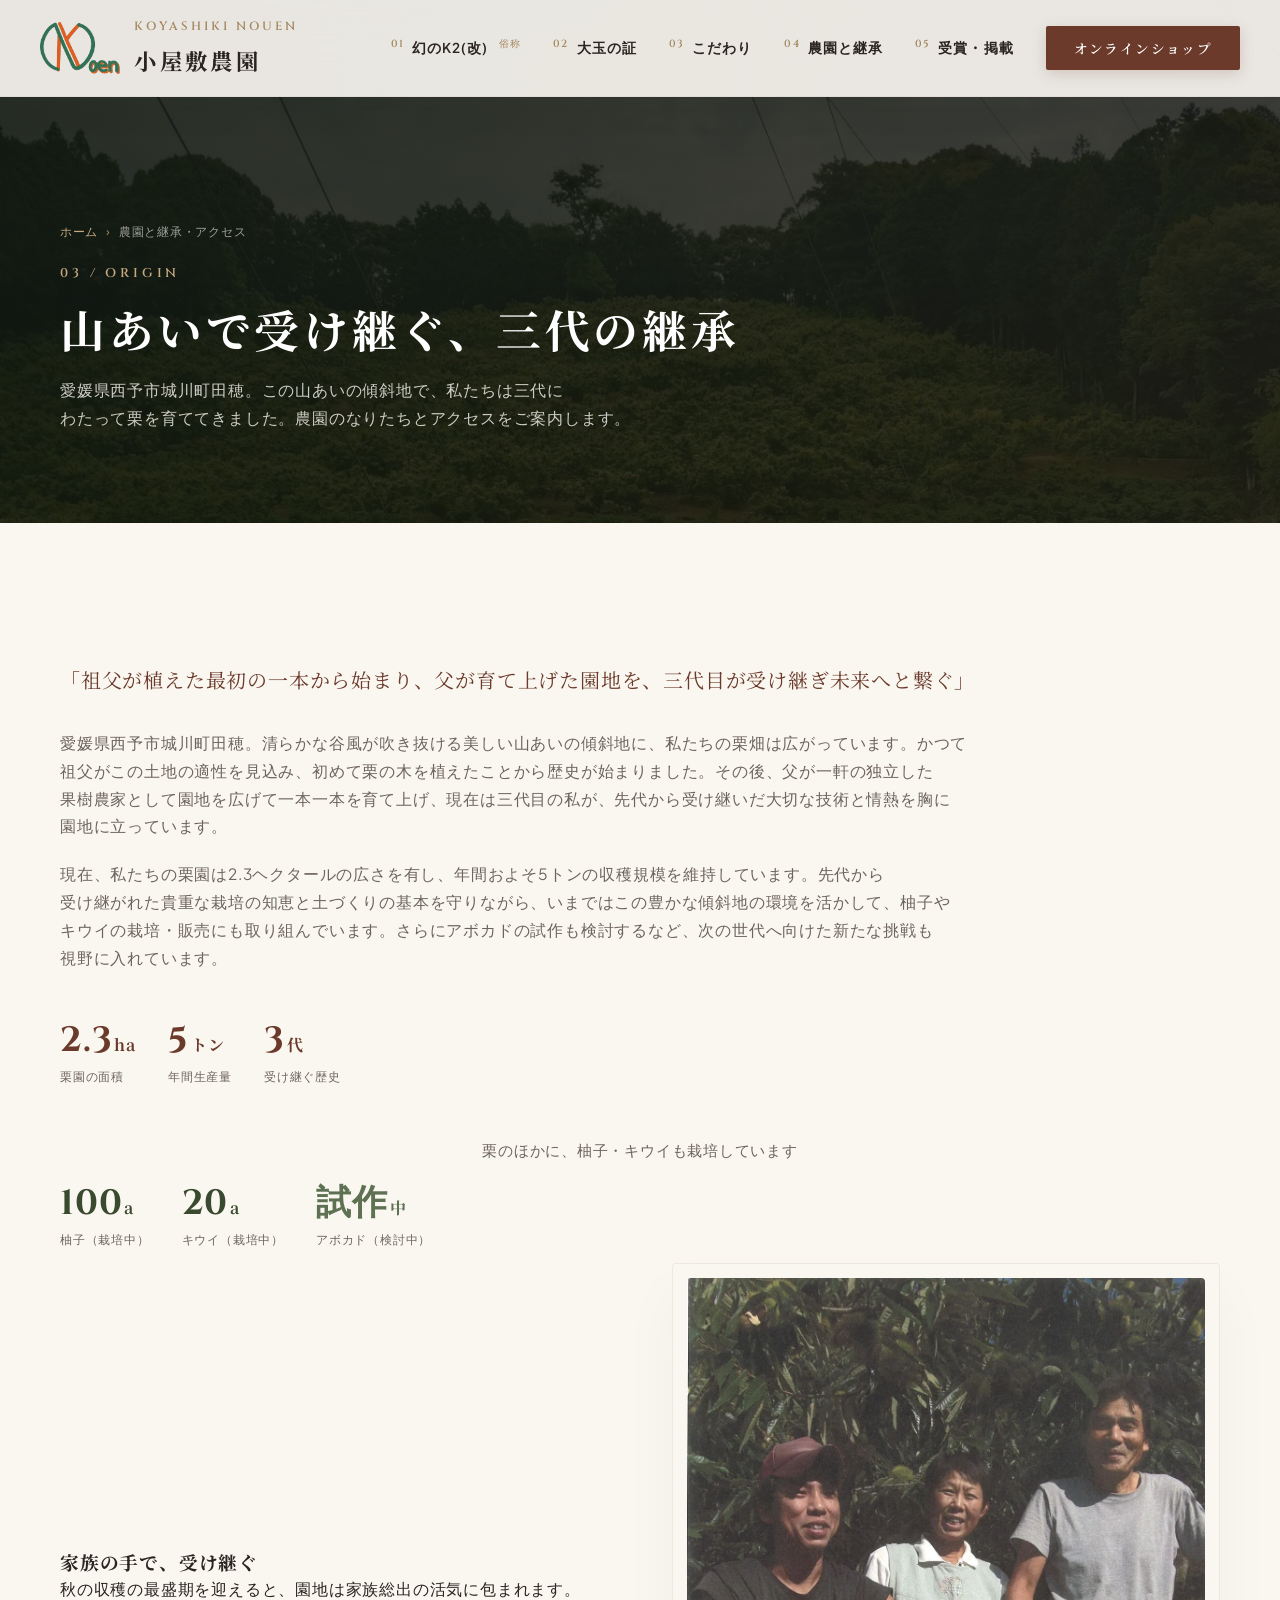
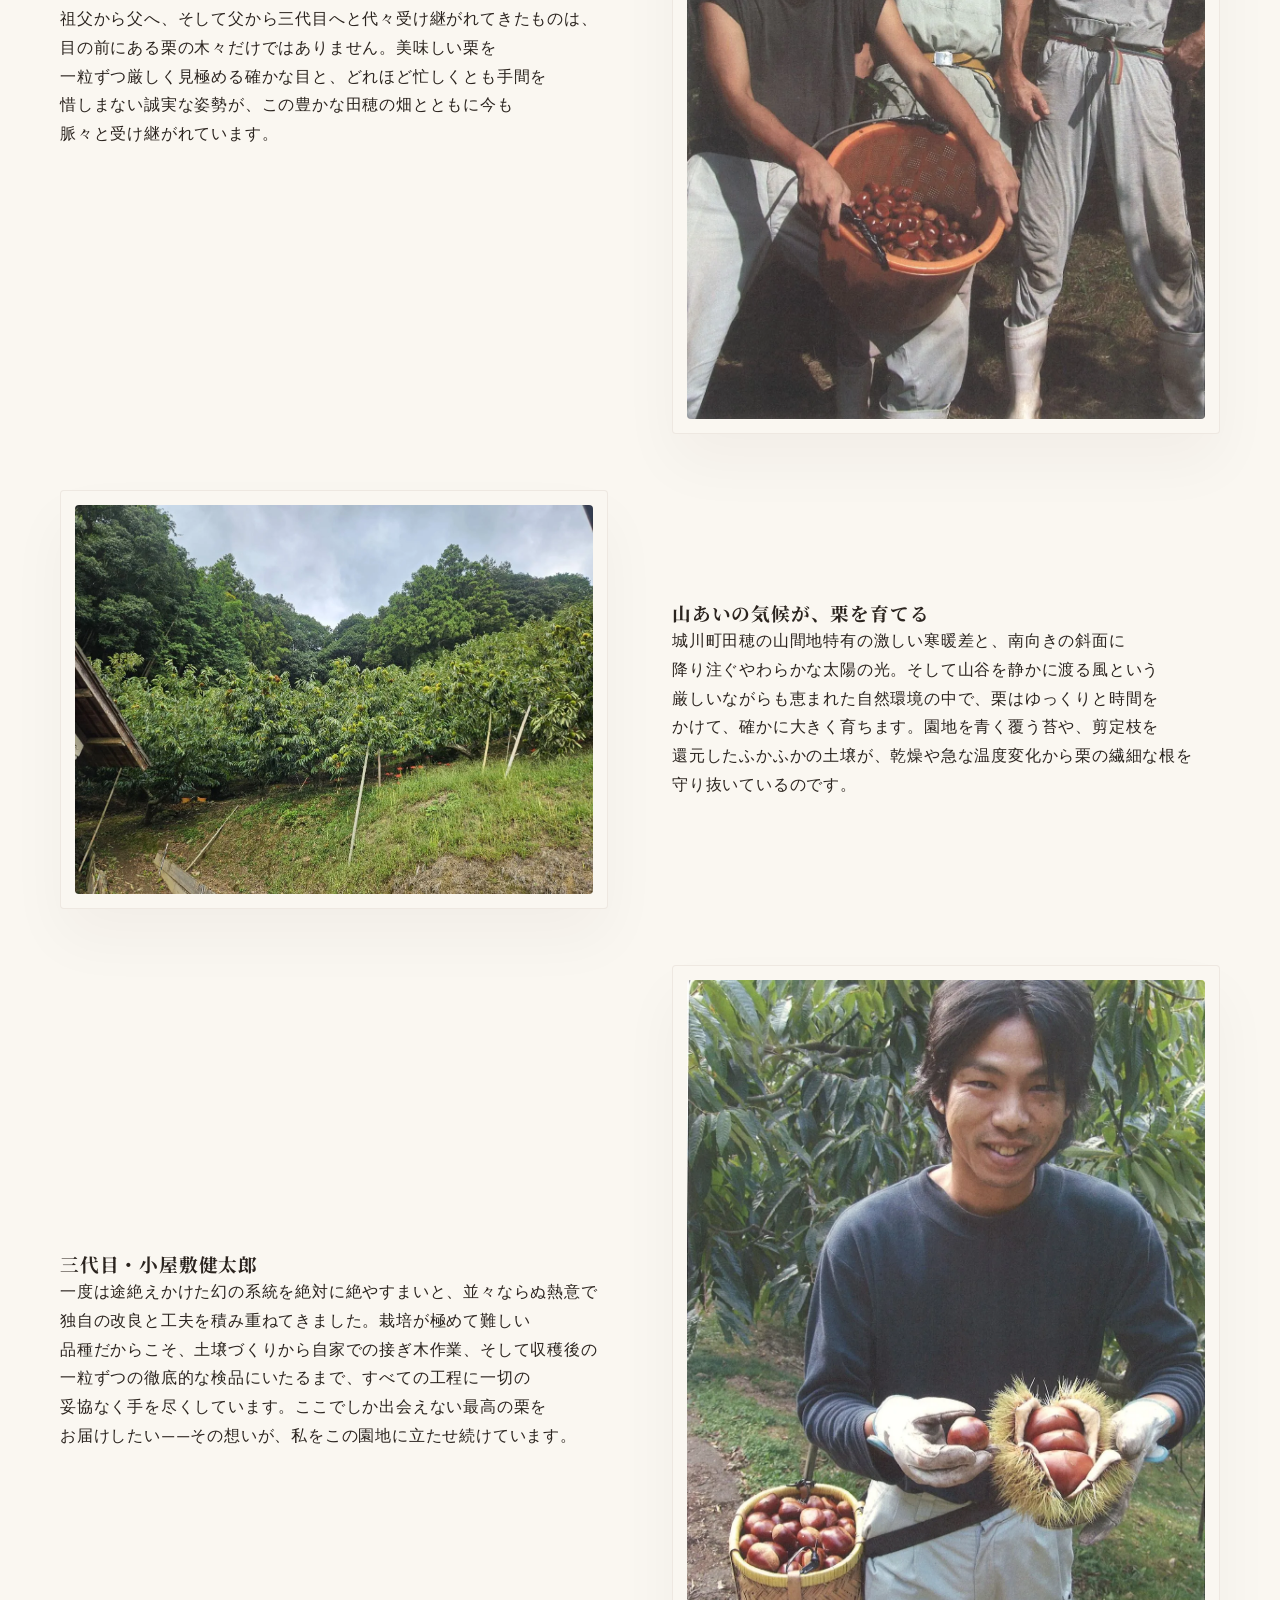
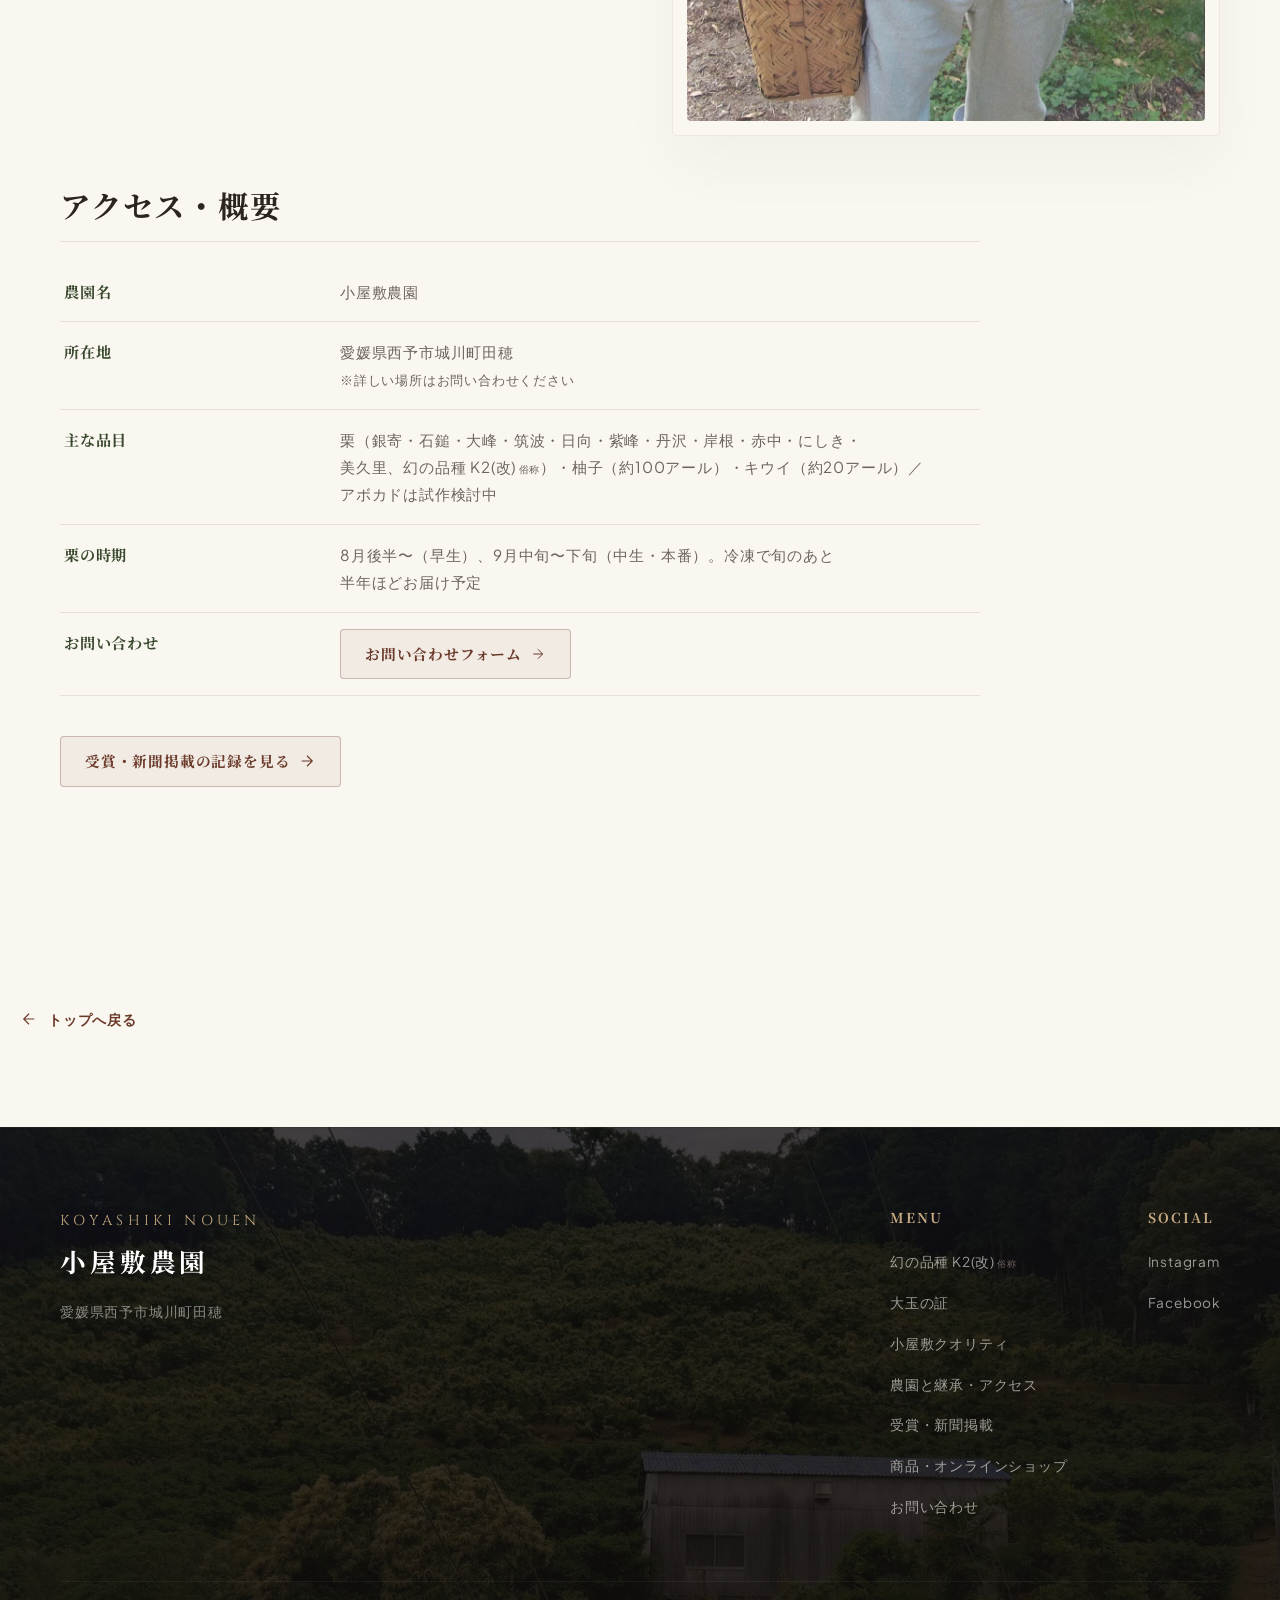
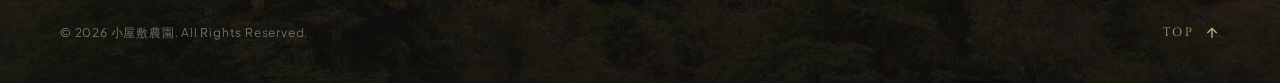
<file: about.html>
<!DOCTYPE html>
<html lang="ja">
<head>
  <meta charset="UTF-8">
  <meta name="viewport" content="width=device-width, initial-scale=1.0">
  <title>農園と継承・アクセス｜山あいで受け継ぐ三代の栗｜小屋敷農園</title>
  <meta name="description" content="愛媛県西予市城川町田穂の山あいに広がる小屋敷農園。祖父が植えた木を父が育て、三代目・小屋敷健太郎が受け継ぐ栗づくり。栗2.3ha・年5トンの規模、出荷の時期、アクセス情報をご案内します。">
  <link rel="canonical" href="https://koyashiki-nouen.com/about.html">
  <meta property="og:title" content="農園と継承・アクセス｜小屋敷農園">
  <meta property="og:description" content="愛媛・西予の山あいで三代受け継ぐ栗づくり。農園の歴史・規模・出荷時期・アクセス。">
  <meta property="og:image" content="https://koyashiki-nouen.com/images/orchard-hill.jpg">
  <meta property="og:url" content="https://koyashiki-nouen.com/about.html">
  <meta property="og:type" content="article">
  <meta property="og:site_name" content="小屋敷農園">
  <meta property="og:locale" content="ja_JP">
  <meta name="twitter:card" content="summary_large_image">
  <meta name="twitter:image" content="https://koyashiki-nouen.com/images/orchard-hill.jpg">
  <link rel="preconnect" href="https://fonts.googleapis.com">
  <link rel="preconnect" href="https://fonts.gstatic.com" crossorigin>
  <link href="https://fonts.googleapis.com/css2?family=Cinzel:wght@400;600&family=Noto+Serif+JP:wght@300;400;600;700&family=Plus+Jakarta+Sans:wght@300;400;600&display=swap" rel="stylesheet">
  <link rel="stylesheet" href="style.css?v=9">
  <script type="application/ld+json">
  {
    "@context": "https://schema.org",
    "@type": "BreadcrumbList",
    "itemListElement": [
      { "@type": "ListItem", "position": 1, "name": "ホーム", "item": "https://koyashiki-nouen.com/" },
      { "@type": "ListItem", "position": 2, "name": "農園と継承・アクセス", "item": "https://koyashiki-nouen.com/about.html" }
    ]
  }
  </script>
</head>
<body class="subpage">

  <header class="site-header" id="js-header">
    <div class="header-container">
      <div class="logo"><a href="index.html"><img class="logo-mark" src="images/logo-noen.png" alt="小屋敷農園 Noen ロゴ" width="80" height="52"><span class="logo-text"><span class="logo-sub">Koyashiki Nouen</span><span class="logo-main">小屋敷農園</span></span></a></div>
      <nav aria-label="グローバルナビゲーション">
        <ul class="nav-menu" id="js-nav-menu">
          <li><a href="k2.html" class="nav-item"><span>01</span> 幻のK2(改)<span class="nickname">俗称</span></a></li>
          <li><a href="quality.html" class="nav-item"><span>02</span> 大玉の証</a></li>
          <li><a href="commitment.html" class="nav-item"><span>03</span> こだわり</a></li>
          <li><a href="about.html" class="nav-item" aria-current="page"><span>04</span> 農園と継承</a></li>
          <li><a href="media.html" class="nav-item"><span>05</span> 受賞・掲載</a></li>
          <li><a href="products.html" class="nav-cta">オンラインショップ</a></li>
        </ul>
      </nav>
      <button class="menu-toggle" id="js-menu-toggle" aria-expanded="false" aria-controls="js-nav-menu" aria-label="メニュー開閉"><span class="line-1"></span><span class="line-2"></span></button>
    </div>
  </header>
  <div class="scroll-progress" id="js-scroll-progress"></div>

  <main>
    <section class="page-hero has-photo">
      <div class="page-hero-bg">
        <picture><source srcset="images/valley-hut.webp" type="image/webp">
          <img src="images/valley-hut.jpg" alt="山あいの栗園と作業倉庫の遠景" width="1477" height="1108"></picture>
      </div>
      <div class="container">
        <nav class="breadcrumb" aria-label="パンくず"><ol>
          <li><a href="index.html">ホーム</a></li>
          <li aria-current="page">農園と継承・アクセス</li>
        </ol></nav>
        <span class="section-num">03 / ORIGIN</span>
        <h1>山あいで受け継ぐ、三代の継承</h1>
        <p class="page-lead">愛媛県西予市城川町田穂。この山あいの傾斜地で、私たちは三代にわたって栗を育ててきました。農園のなりたちとアクセスをご案内します。</p>
      </div>
    </section>

    <section class="section-layout">
      <div class="container">
        <div class="prose wide">
          <p class="lead-text">「祖父が植えた最初の一本から始まり、父が育て上げた園地を、三代目が受け継ぎ未来へと繋ぐ」</p>
          <p>愛媛県西予市城川町田穂。清らかな谷風が吹き抜ける美しい山あいの傾斜地に、私たちの栗畑は広がっています。かつて祖父がこの土地の適性を見込み、初めて栗の木を植えたことから歴史が始まりました。その後、父が一軒の独立した果樹農家として園地を広げて一本一本を育て上げ、現在は三代目の私が、先代から受け継いだ大切な技術と情熱を胸に園地に立っています。</p>
          <p>現在、私たちの栗園は2.3ヘクタールの広さを有し、年間およそ5トンの収穫規模を維持しています。先代から受け継がれた貴重な栽培の知恵と土づくりの基本を守りながら、いまではこの豊かな傾斜地の環境を活かして、柚子やキウイの栽培・販売にも取り組んでいます。さらにアボカドの試作も検討するなど、次の世代へ向けた新たな挑戦も視野に入れています。</p>
        </div>

        <div class="farm-badges" style="margin:48px 0;">
          <div class="f-badge"><span class="badge-num" style="color:var(--color-chestnut)">2.3<span class="unit">ha</span></span><span class="badge-txt" style="color:var(--color-text-muted)">栗園の面積</span></div>
          <div class="f-badge"><span class="badge-num" style="color:var(--color-chestnut)">5<span class="unit">トン</span></span><span class="badge-txt" style="color:var(--color-text-muted)">年間生産量</span></div>
          <div class="f-badge"><span class="badge-num" style="color:var(--color-chestnut)">3<span class="unit">代</span></span><span class="badge-txt" style="color:var(--color-text-muted)">受け継ぐ歴史</span></div>
        </div>

        <p class="text-center" style="margin:8px 0 20px;color:var(--color-text-muted);font-size:0.95rem;letter-spacing:0.05em;">栗のほかに、柚子・キウイも栽培しています</p>
        <div class="farm-badges" style="margin:0 0 12px;">
          <div class="f-badge"><span class="badge-num" style="color:var(--color-forest)">100<span class="unit">a</span></span><span class="badge-txt" style="color:var(--color-text-muted)">柚子（栽培中）</span></div>
          <div class="f-badge"><span class="badge-num" style="color:var(--color-forest)">20<span class="unit">a</span></span><span class="badge-txt" style="color:var(--color-text-muted)">キウイ（栽培中）</span></div>
          <div class="f-badge"><span class="badge-num" style="color:var(--color-moss)">試作<span class="unit">中</span></span><span class="badge-txt" style="color:var(--color-text-muted)">アボカド（検討中）</span></div>
        </div>

        <div class="content-split reverse" style="margin-bottom:56px;">
          <figure class="split-media floating-card" style="padding:14px;border-radius:4px;">
            <picture><source srcset="images/family-three.webp" type="image/webp">
              <img src="images/family-three.jpg" alt="収穫した栗のカゴを手に園地に並ぶ小屋敷農園の家族" width="1108" height="1585" loading="lazy"></picture>
          </figure>
          <div class="split-text">
            <h3>家族の手で、受け継ぐ</h3>
            <p>秋の収穫の最盛期を迎えると、園地は家族総出の活気に包まれます。祖父から父へ、そして父から三代目へと代々受け継がれてきたものは、目の前にある栗の木々だけではありません。美味しい栗を一粒ずつ厳しく見極める確かな目と、どれほど忙しくとも手間を惜しまない誠実な姿勢が、この豊かな田穂の畑とともに今も脈々と受け継がれています。</p>
          </div>
        </div>

        <div class="content-split">
          <figure class="split-media floating-card" style="padding:14px;border-radius:4px;">
            <picture><source srcset="images/orchard-hill.webp" type="image/webp">
              <img src="images/orchard-hill.jpg" alt="山あいに広がる小屋敷農園の栗畑" width="1477" height="1108" loading="lazy"></picture>
          </figure>
          <div class="split-text">
            <h3>山あいの気候が、栗を育てる</h3>
            <p>城川町田穂の山間地特有の激しい寒暖差と、南向きの斜面に降り注ぐやわらかな太陽の光。そして山谷を静かに渡る風という厳しいながらも恵まれた自然環境の中で、栗はゆっくりと時間をかけて、確かに大きく育ちます。園地を青く覆う苔や、剪定枝を還元したふかふかの土壌が、乾燥や急な温度変化から栗の繊細な根を守り抜いているのです。</p>
          </div>
        </div>

        <div class="content-split reverse" style="margin-top:56px;">
          <figure class="split-media floating-card" style="padding:14px;border-radius:4px;">
            <picture><source srcset="images/kentaro-portrait.webp" type="image/webp">
              <img src="images/kentaro-portrait.jpg" alt="割れたイガに実った大玉栗を手にする三代目・小屋敷健太郎" width="1108" height="1586" loading="lazy"></picture>
          </figure>
          <div class="split-text">
            <h3>三代目・小屋敷健太郎</h3>
            <p>一度は途絶えかけた幻の系統を絶対に絶やすまいと、並々ならぬ熱意で独自の改良と工夫を積み重ねてきました。栽培が極めて難しい品種だからこそ、土壌づくりから自家での接ぎ木作業、そして収穫後の一粒ずつの徹底的な検品にいたるまで、すべての工程に一切の妥協なく手を尽くしています。ここでしか出会えない最高の栗をお届けしたい——その想いが、私をこの園地に立たせ続けています。</p>
          </div>
        </div>

        <div class="prose wide" style="margin-top:48px;">
          <h2>アクセス・概要</h2>
          <table class="info-table">
            <tbody>
              <tr><th>農園名</th><td>小屋敷農園</td></tr>
              <tr><th>所在地</th><td>愛媛県西予市城川町田穂<br><span style="font-size:0.85em;">※詳しい場所はお問い合わせください</span></td></tr>
              <tr><th>主な品目</th><td>栗（銀寄・石鎚・大峰・筑波・日向・紫峰・丹沢・岸根・赤中・にしき・美久里、幻の品種 K2(改)<span class="nickname">俗称</span>）・柚子（約100アール）・キウイ（約20アール）／アボカドは試作検討中</td></tr>
              <tr><th>栗の時期</th><td>8月後半〜（早生）、9月中旬〜下旬（中生・本番）。冷凍で旬のあと半年ほどお届け予定</td></tr>
              <tr><th>お問い合わせ</th><td><a class="detail-link" href="contact.html" style="margin:0;">お問い合わせフォーム
                <svg viewBox="0 0 24 24" width="16" height="16" stroke="currentColor" stroke-width="1.5" fill="none"><path d="M5 12h14M12 5l7 7-7 7"/></svg></a></td></tr>
            </tbody>
          </table>
          <p style="margin-top:32px;"><a class="detail-link" href="media.html">受賞・新聞掲載の記録を見る
            <svg viewBox="0 0 24 24" width="18" height="18" stroke="currentColor" stroke-width="1.5" fill="none"><path d="M5 12h14M12 5l7 7-7 7"/></svg></a></p>
        </div>
      </div>
    </section>

    <div class="container page-back">
      <a href="index.html"><svg viewBox="0 0 24 24" width="18" height="18" stroke="currentColor" stroke-width="1.5" fill="none"><path d="M19 12H5M12 19l-7-7 7-7"/></svg> トップへ戻る</a>
    </div>
  </main>

  <footer class="site-footer">
    <div class="container">
      <div class="footer-top">
        <div class="footer-brand"><span class="en">KOYASHIKI NOUEN</span><span class="ja">小屋敷農園</span><address>愛媛県西予市城川町田穂</address></div>
        <div class="footer-links">
          <div class="link-group"><h4>Menu</h4><ul>
            <li><a href="k2.html">幻の品種 K2(改)<span class="nickname">俗称</span></a></li>
            <li><a href="quality.html">大玉の証</a></li>
            <li><a href="commitment.html">小屋敷クオリティ</a></li>
            <li><a href="about.html">農園と継承・アクセス</a></li>
            <li><a href="media.html">受賞・新聞掲載</a></li>
            <li><a href="products.html">商品・オンラインショップ</a></li>
            <li><a href="contact.html">お問い合わせ</a></li>
          </ul></div>
          <div class="link-group"><h4>Social</h4><ul>
            <li><a href="#" target="_blank" rel="noopener noreferrer">Instagram</a></li>
            <li><a href="#" target="_blank" rel="noopener noreferrer">Facebook</a></li>
          </ul></div>
        </div>
      </div>
      <div class="footer-bottom">
        <p class="copyright">&copy; 2026 小屋敷農園. All Rights Reserved.</p>
        <a href="index.html" class="btn-back-to-top"><span>TOP</span><svg viewBox="0 0 24 24" width="16" height="16" stroke="currentColor" stroke-width="2" fill="none"><path d="M12 19V5M5 12l7-7 7 7"/></svg></a>
      </div>
    </div>
  </footer>

  <script>
    document.addEventListener('DOMContentLoaded', () => {
      const mt = document.getElementById('js-menu-toggle'), nm = document.getElementById('js-nav-menu'), hd = document.getElementById('js-header');
      mt.addEventListener('click', () => { const e = mt.getAttribute('aria-expanded') === 'true'; mt.setAttribute('aria-expanded', !e); mt.classList.toggle('active'); nm.classList.toggle('active'); document.body.classList.toggle('menu-open'); });
      document.querySelectorAll('.nav-menu a').forEach(l => l.addEventListener('click', () => { mt.setAttribute('aria-expanded', 'false'); mt.classList.remove('active'); nm.classList.remove('active'); document.body.classList.remove('menu-open'); }));
      const sp = document.getElementById('js-scroll-progress');
      window.addEventListener('scroll', () => { const st = window.scrollY, dh = document.documentElement.scrollHeight - window.innerHeight; sp.style.width = (st / dh * 100) + '%'; if (st > 50) hd.classList.add('sticky'); else hd.classList.remove('sticky'); });
    });
  </script>
</body>
</html>
</file>
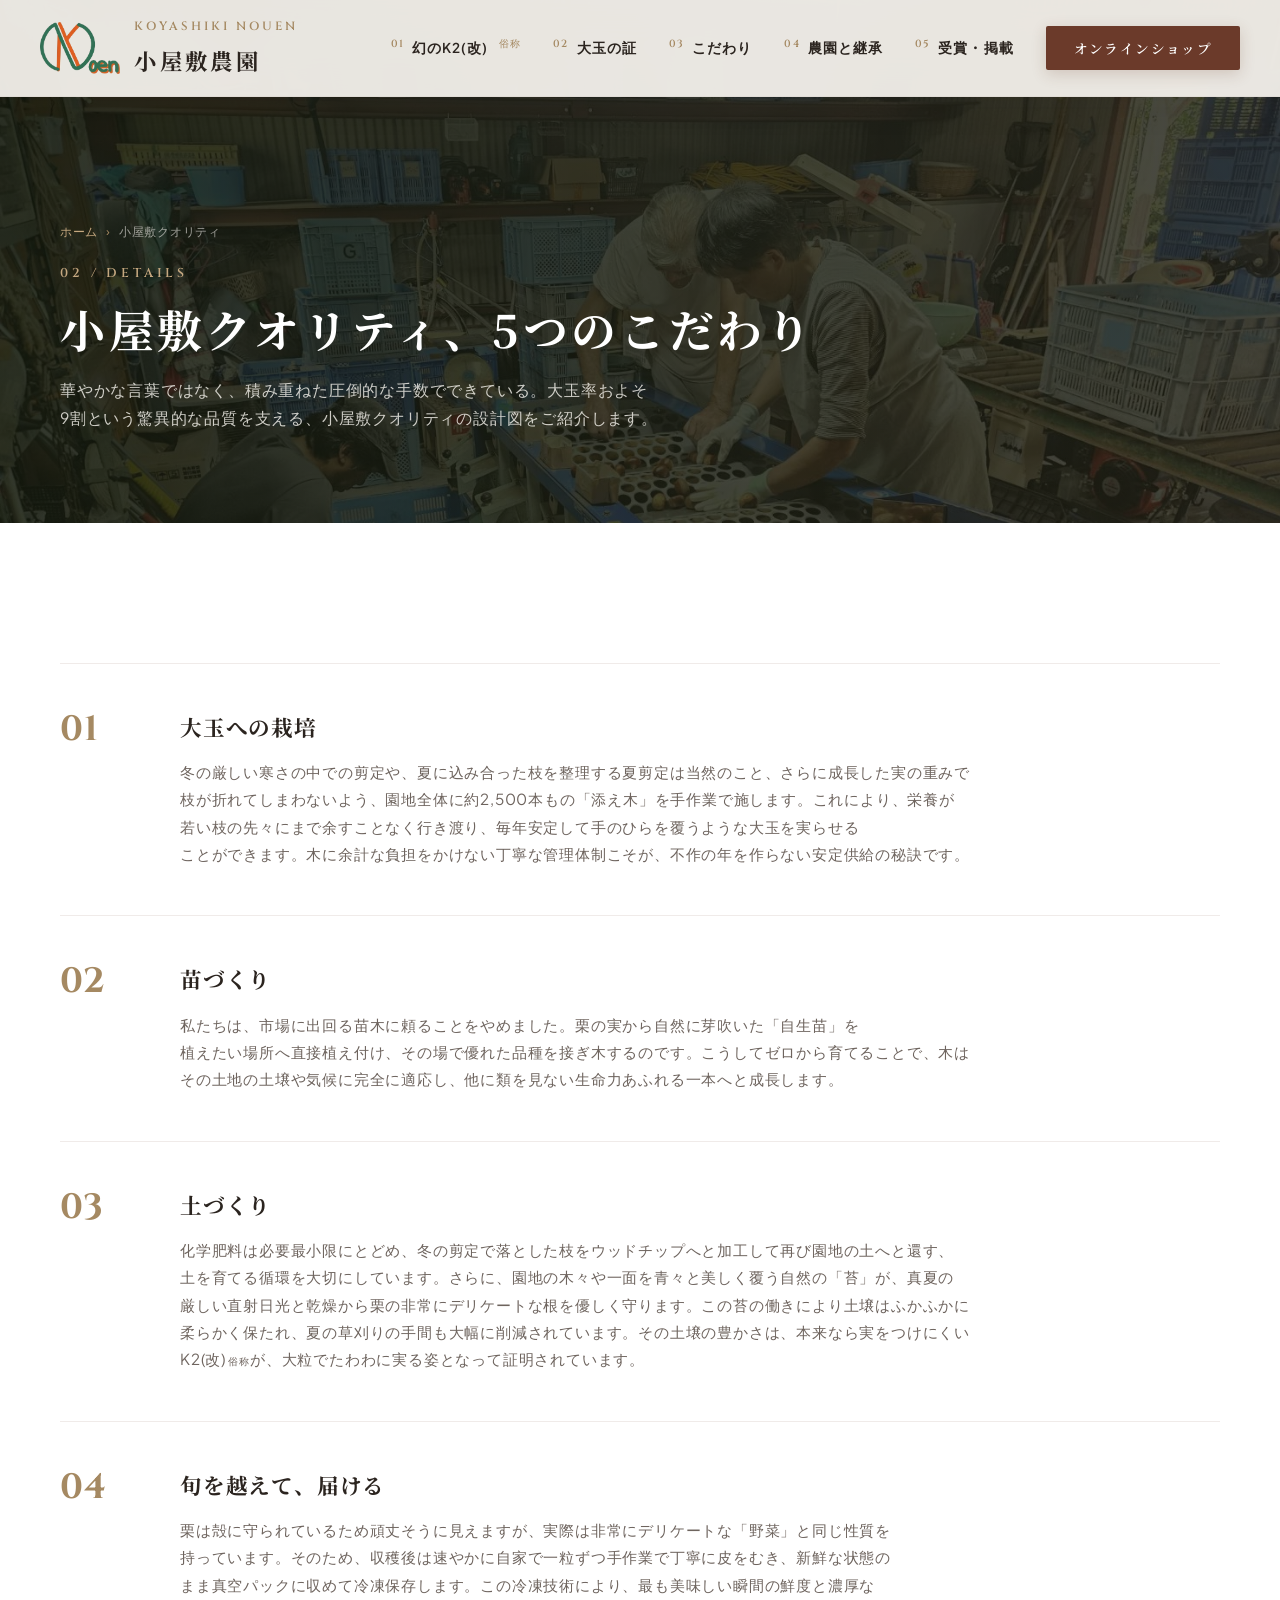
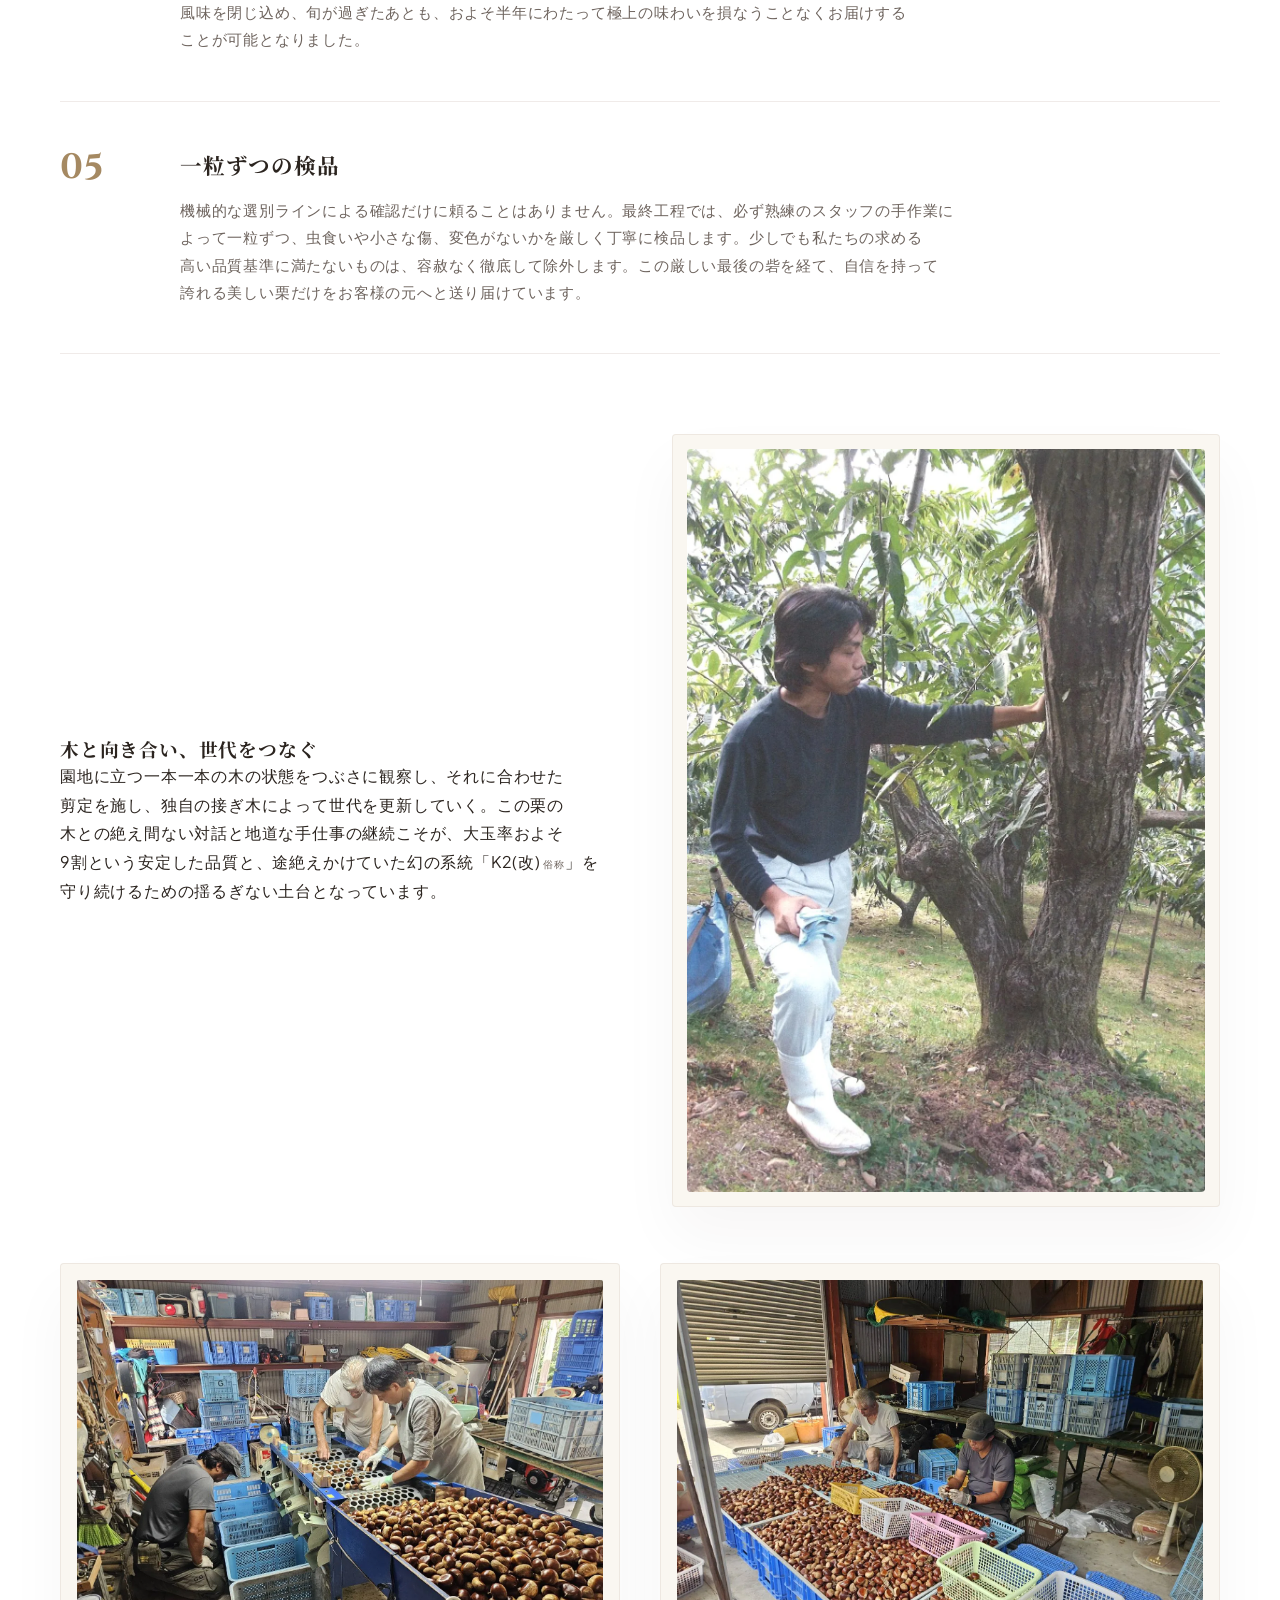
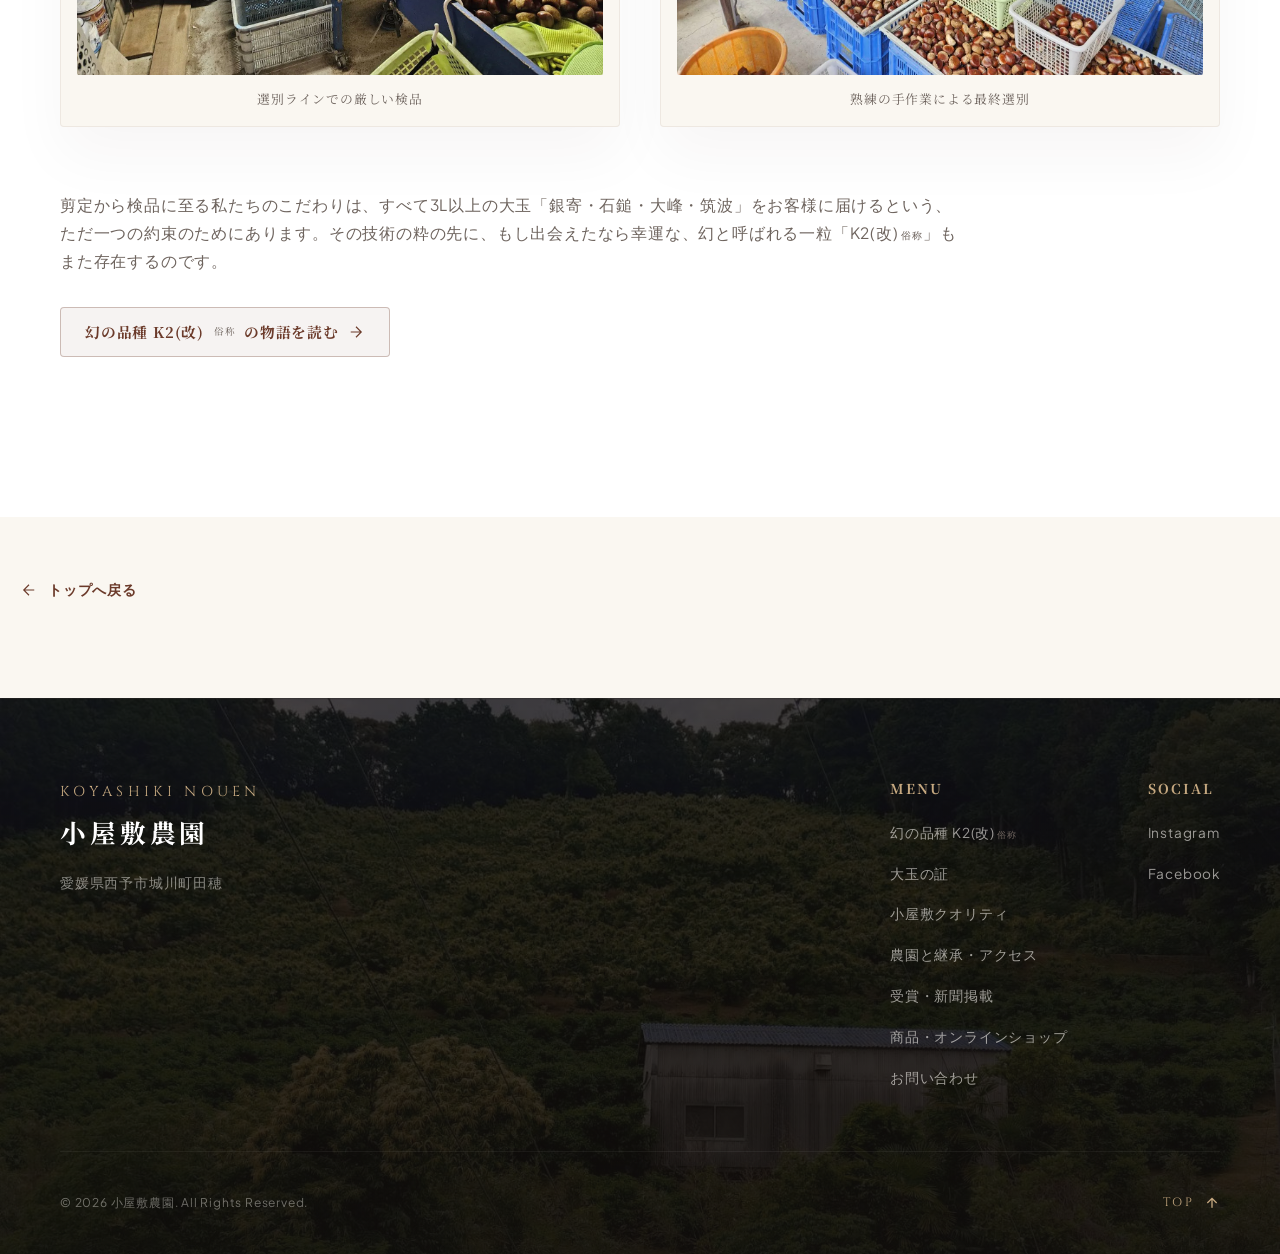
<file: commitment.html>
<!DOCTYPE html>
<html lang="ja">
<head>
  <meta charset="UTF-8">
  <meta name="viewport" content="width=device-width, initial-scale=1.0">
  <title>小屋敷クオリティ｜栗づくり5つのこだわり｜小屋敷農園</title>
  <meta name="description" content="大玉率9割を生む小屋敷農園の栗づくり。冬と夏の剪定・添え木による大玉栽培、自家接ぎ木の苗づくり、苔を生かした土づくり、真空冷凍で旬のあと半年ほど、一粒ずつの検品まで。小屋敷クオリティの5つのこだわりを紹介します。">
  <link rel="canonical" href="https://koyashiki-nouen.com/commitment.html">
  <meta property="og:title" content="小屋敷クオリティ｜栗づくり5つのこだわり｜小屋敷農園">
  <meta property="og:description" content="剪定・添え木・接ぎ木・苔の土づくり・真空冷凍・検品。大玉率9割を生む小屋敷農園のこだわり。">
  <meta property="og:image" content="https://koyashiki-nouen.com/images/inspection.jpg">
  <meta property="og:url" content="https://koyashiki-nouen.com/commitment.html">
  <meta property="og:type" content="article">
  <meta property="og:site_name" content="小屋敷農園">
  <meta property="og:locale" content="ja_JP">
  <meta name="twitter:card" content="summary_large_image">
  <meta name="twitter:image" content="https://koyashiki-nouen.com/images/inspection.jpg">
  <link rel="preconnect" href="https://fonts.googleapis.com">
  <link rel="preconnect" href="https://fonts.gstatic.com" crossorigin>
  <link href="https://fonts.googleapis.com/css2?family=Cinzel:wght@400;600&family=Noto+Serif+JP:wght@300;400;600;700&family=Plus+Jakarta+Sans:wght@300;400;600&display=swap" rel="stylesheet">
  <link rel="stylesheet" href="style.css?v=9">
  <script type="application/ld+json">
  {
    "@context": "https://schema.org",
    "@type": "BreadcrumbList",
    "itemListElement": [
      { "@type": "ListItem", "position": 1, "name": "ホーム", "item": "https://koyashiki-nouen.com/" },
      { "@type": "ListItem", "position": 2, "name": "小屋敷クオリティ", "item": "https://koyashiki-nouen.com/commitment.html" }
    ]
  }
  </script>
</head>
<body class="subpage">

  <header class="site-header" id="js-header">
    <div class="header-container">
      <div class="logo"><a href="index.html"><img class="logo-mark" src="images/logo-noen.png" alt="小屋敷農園 Noen ロゴ" width="80" height="52"><span class="logo-text"><span class="logo-sub">Koyashiki Nouen</span><span class="logo-main">小屋敷農園</span></span></a></div>
      <nav aria-label="グローバルナビゲーション">
        <ul class="nav-menu" id="js-nav-menu">
          <li><a href="k2.html" class="nav-item"><span>01</span> 幻のK2(改)<span class="nickname">俗称</span></a></li>
          <li><a href="quality.html" class="nav-item"><span>02</span> 大玉の証</a></li>
          <li><a href="commitment.html" class="nav-item" aria-current="page"><span>03</span> こだわり</a></li>
          <li><a href="about.html" class="nav-item"><span>04</span> 農園と継承</a></li>
          <li><a href="media.html" class="nav-item"><span>05</span> 受賞・掲載</a></li>
          <li><a href="products.html" class="nav-cta">オンラインショップ</a></li>
        </ul>
      </nav>
      <button class="menu-toggle" id="js-menu-toggle" aria-expanded="false" aria-controls="js-nav-menu" aria-label="メニュー開閉"><span class="line-1"></span><span class="line-2"></span></button>
    </div>
  </header>
  <div class="scroll-progress" id="js-scroll-progress"></div>

  <main>
    <section class="page-hero has-photo">
      <div class="page-hero-bg">
        <picture><source srcset="images/inspection.webp" type="image/webp">
          <img src="images/inspection.jpg" alt="選別ラインで栗を検品する様子" width="1477" height="1108"></picture>
      </div>
      <div class="container">
        <nav class="breadcrumb" aria-label="パンくず"><ol>
          <li><a href="index.html">ホーム</a></li>
          <li aria-current="page">小屋敷クオリティ</li>
        </ol></nav>
        <span class="section-num">02 / DETAILS</span>
        <h1>小屋敷クオリティ、5つのこだわり</h1>
        <p class="page-lead">華やかな言葉ではなく、積み重ねた圧倒的な手数でできている。大玉率およそ9割という驚異的な品質を支える、小屋敷クオリティの設計図をご紹介します。</p>
      </div>
    </section>

    <section class="section-layout commitment">
      <div class="container">
        <div class="pillars-container">
          <div class="pillar-row">
            <div class="pillar-number">01</div>
            <div class="pillar-info">
              <h3>大玉への栽培</h3>
              <p>冬の厳しい寒さの中での剪定や、夏に込み合った枝を整理する夏剪定は当然のこと、さらに成長した実の重みで枝が折れてしまわないよう、園地全体に約2,500本もの「添え木」を手作業で施します。これにより、栄養が若い枝の先々にまで余すことなく行き渡り、毎年安定して手のひらを覆うような大玉を実らせることができます。木に余計な負担をかけない丁寧な管理体制こそが、不作の年を作らない安定供給の秘訣です。</p>
            </div>
          </div>
          <div class="pillar-row">
            <div class="pillar-number">02</div>
            <div class="pillar-info">
              <h3>苗づくり</h3>
              <p>私たちは、市場に出回る苗木に頼ることをやめました。栗の実から自然に芽吹いた「自生苗」を植えたい場所へ直接植え付け、その場で優れた品種を接ぎ木するのです。こうしてゼロから育てることで、木はその土地の土壌や気候に完全に適応し、他に類を見ない生命力あふれる一本へと成長します。</p>
            </div>
          </div>
          <div class="pillar-row">
            <div class="pillar-number">03</div>
            <div class="pillar-info">
              <h3>土づくり</h3>
              <p>化学肥料は必要最小限にとどめ、冬の剪定で落とした枝をウッドチップへと加工して再び園地の土へと還す、土を育てる循環を大切にしています。さらに、園地の木々や一面を青々と美しく覆う自然の「苔」が、真夏の厳しい直射日光と乾燥から栗の非常にデリケートな根を優しく守ります。この苔の働きにより土壌はふかふかに柔らかく保たれ、夏の草刈りの手間も大幅に削減されています。その土壌の豊かさは、本来なら実をつけにくいK2(改)<span class="nickname">俗称</span>が、大粒でたわわに実る姿となって証明されています。</p>
            </div>
          </div>
          <div class="pillar-row">
            <div class="pillar-number">04</div>
            <div class="pillar-info">
              <h3>旬を越えて、届ける</h3>
              <p>栗は殻に守られているため頑丈そうに見えますが、実際は非常にデリケートな「野菜」と同じ性質を持っています。そのため、収穫後は速やかに自家で一粒ずつ手作業で丁寧に皮をむき、新鮮な状態のまま真空パックに収めて冷凍保存します。この冷凍技術により、最も美味しい瞬間の鮮度と濃厚な風味を閉じ込め、旬が過ぎたあとも、およそ半年にわたって極上の味わいを損なうことなくお届けすることが可能となりました。</p>
            </div>
          </div>
          <div class="pillar-row">
            <div class="pillar-number">05</div>
            <div class="pillar-info">
              <h3>一粒ずつの検品</h3>
              <p>機械的な選別ラインによる確認だけに頼ることはありません。最終工程では、必ず熟練のスタッフの手作業によって一粒ずつ、虫食いや小さな傷、変色がないかを厳しく丁寧に検品します。少しでも私たちの求める高い品質基準に満たないものは、容赦なく徹底して除外します。この厳しい最後の砦を経て、自信を持って誇れる美しい栗だけをお客様の元へと送り届けています。</p>
            </div>
          </div>
        </div>

        <div class="content-split reverse" style="margin:56px 0;">
          <figure class="split-media floating-card" style="padding:14px;border-radius:4px;">
            <picture><source srcset="images/tree-care.webp" type="image/webp">
              <img src="images/tree-care.jpg" alt="栗の木の幹に手を当て、状態を確かめる三代目" width="1108" height="1589" loading="lazy"></picture>
          </figure>
          <div class="split-text">
            <h3>木と向き合い、世代をつなぐ</h3>
            <p>園地に立つ一本一本の木の状態をつぶさに観察し、それに合わせた剪定を施し、独自の接ぎ木によって世代を更新していく。この栗の木との絶え間ない対話と地道な手仕事の継続こそが、大玉率およそ9割という安定した品質と、途絶えかけていた幻の系統「K2(改)<span class="nickname">俗称</span>」を守り続けるための揺るぎない土台となっています。</p>
          </div>
        </div>

        <div class="commitment-visuals">
          <div class="visual-card floating-card">
            <picture><source srcset="images/inspection.webp" type="image/webp">
              <img src="images/inspection.jpg" alt="選別ラインで栗を検品する様子" width="1477" height="1108" loading="lazy"></picture>
            <span>選別ラインでの厳しい検品</span>
          </div>
          <div class="visual-card floating-card">
            <picture><source srcset="images/sorting.webp" type="image/webp">
              <img src="images/sorting.jpg" alt="収穫した栗を一粒ずつ手選別する様子" width="1477" height="1108" loading="lazy"></picture>
            <span>熟練の手作業による最終選別</span>
          </div>
        </div>

        <div class="prose wide" style="margin-top:64px;">
          <p>剪定から検品に至る私たちのこだわりは、すべて3L以上の大玉「銀寄・石鎚・大峰・筑波」をお客様に届けるという、ただ一つの約束のためにあります。その技術の粋の先に、もし出会えたなら幸運な、幻と呼ばれる一粒「K2(改)<span class="nickname">俗称</span>」もまた存在するのです。</p>
          <p style="margin-top:24px;">
            <a class="detail-link" href="k2.html">幻の品種 K2(改)<span class="nickname">俗称</span> の物語を読む
              <svg viewBox="0 0 24 24" width="18" height="18" stroke="currentColor" stroke-width="1.5" fill="none"><path d="M5 12h14M12 5l7 7-7 7"/></svg></a>
          </p>
        </div>
      </div>
    </section>

    <div class="container page-back">
      <a href="index.html"><svg viewBox="0 0 24 24" width="18" height="18" stroke="currentColor" stroke-width="1.5" fill="none"><path d="M19 12H5M12 19l-7-7 7-7"/></svg> トップへ戻る</a>
    </div>
  </main>

  <footer class="site-footer">
    <div class="container">
      <div class="footer-top">
        <div class="footer-brand"><span class="en">KOYASHIKI NOUEN</span><span class="ja">小屋敷農園</span><address>愛媛県西予市城川町田穂</address></div>
        <div class="footer-links">
          <div class="link-group"><h4>Menu</h4><ul>
            <li><a href="k2.html">幻の品種 K2(改)<span class="nickname">俗称</span></a></li>
            <li><a href="quality.html">大玉の証</a></li>
            <li><a href="commitment.html">小屋敷クオリティ</a></li>
            <li><a href="about.html">農園と継承・アクセス</a></li>
            <li><a href="media.html">受賞・新聞掲載</a></li>
            <li><a href="products.html">商品・オンラインショップ</a></li>
            <li><a href="contact.html">お問い合わせ</a></li>
          </ul></div>
          <div class="link-group"><h4>Social</h4><ul>
            <li><a href="#" target="_blank" rel="noopener noreferrer">Instagram</a></li>
            <li><a href="#" target="_blank" rel="noopener noreferrer">Facebook</a></li>
          </ul></div>
        </div>
      </div>
      <div class="footer-bottom">
        <p class="copyright">&copy; 2026 小屋敷農園. All Rights Reserved.</p>
        <a href="index.html" class="btn-back-to-top"><span>TOP</span><svg viewBox="0 0 24 24" width="16" height="16" stroke="currentColor" stroke-width="2" fill="none"><path d="M12 19V5M5 12l7-7 7 7"/></svg></a>
      </div>
    </div>
  </footer>

  <script>
    document.addEventListener('DOMContentLoaded', () => {
      const mt = document.getElementById('js-menu-toggle'), nm = document.getElementById('js-nav-menu'), hd = document.getElementById('js-header');
      mt.addEventListener('click', () => { const e = mt.getAttribute('aria-expanded') === 'true'; mt.setAttribute('aria-expanded', !e); mt.classList.toggle('active'); nm.classList.toggle('active'); document.body.classList.toggle('menu-open'); });
      document.querySelectorAll('.nav-menu a').forEach(l => l.addEventListener('click', () => { mt.setAttribute('aria-expanded', 'false'); mt.classList.remove('active'); nm.classList.remove('active'); document.body.classList.remove('menu-open'); }));
      const sp = document.getElementById('js-scroll-progress');
      window.addEventListener('scroll', () => { const st = window.scrollY, dh = document.documentElement.scrollHeight - window.innerHeight; sp.style.width = (st / dh * 100) + '%'; if (st > 50) hd.classList.add('sticky'); else hd.classList.remove('sticky'); });
    });
  </script>
</body>
</html>
</file>
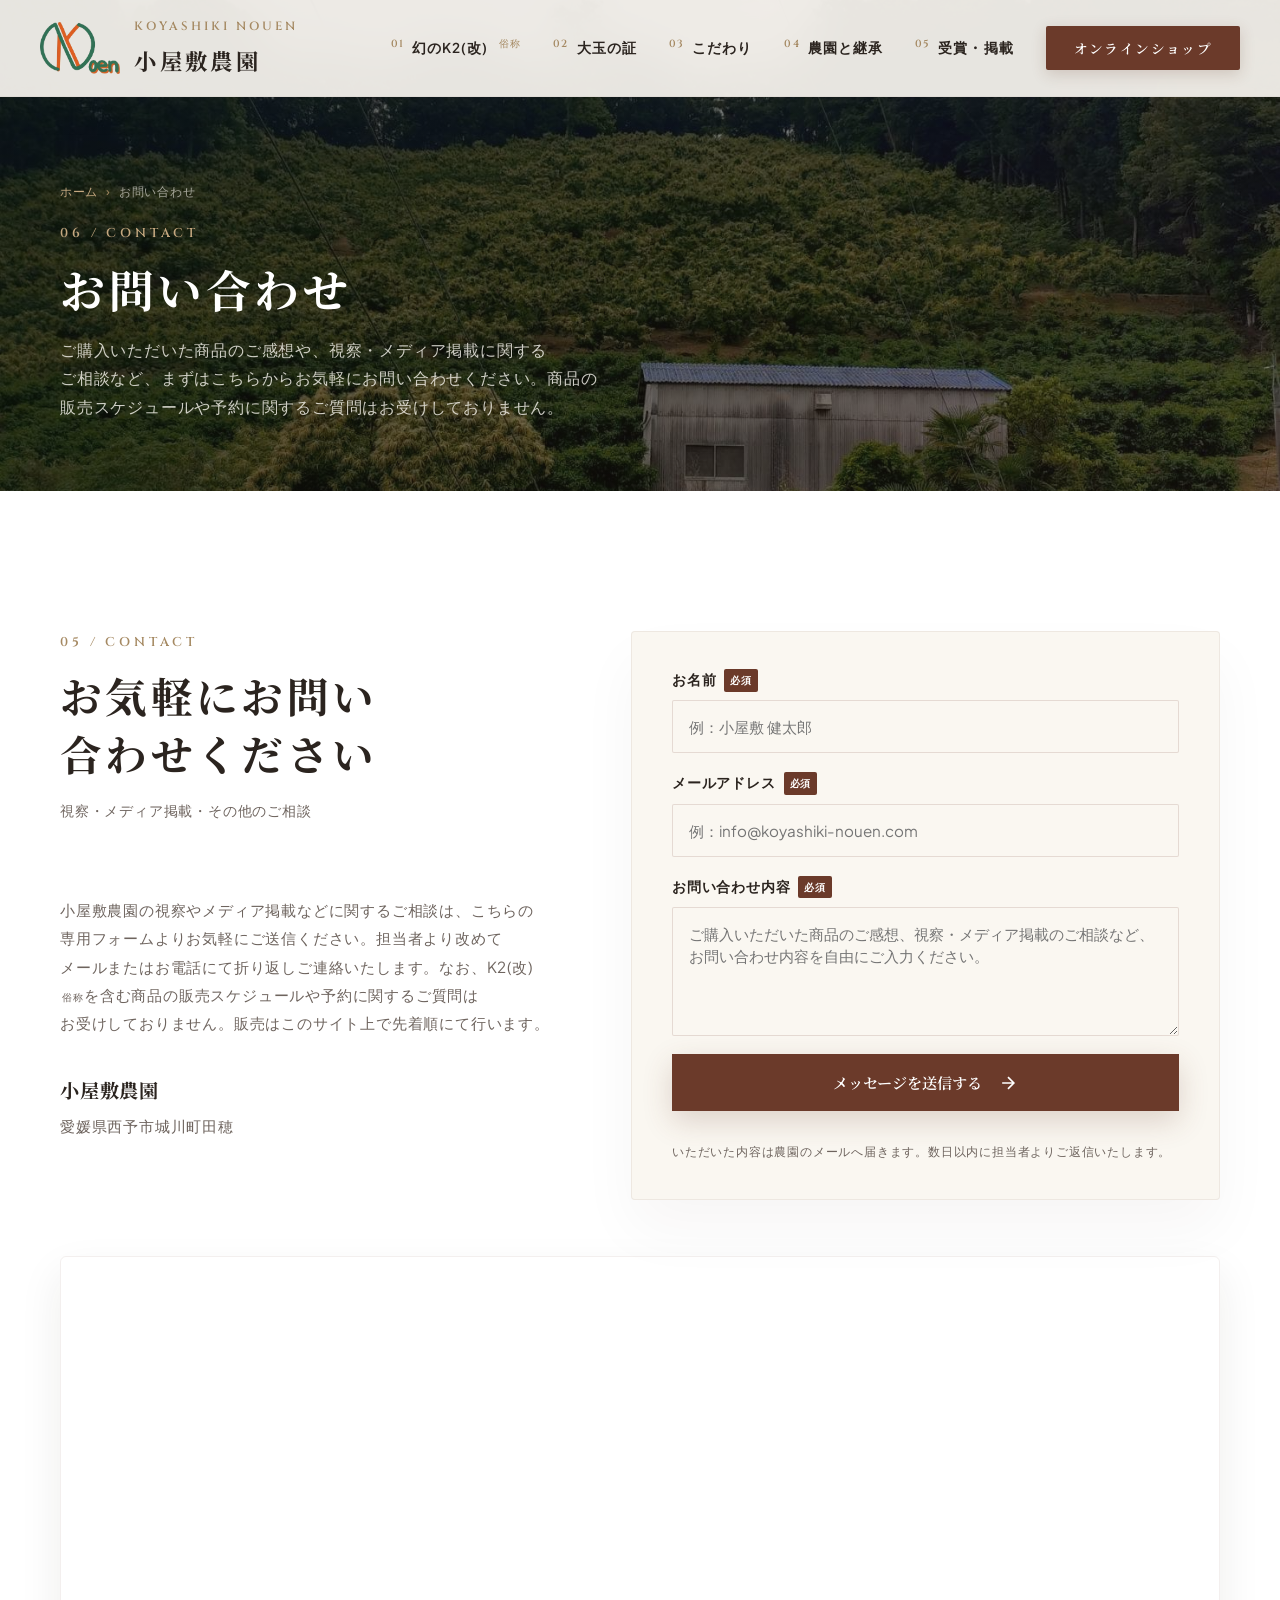
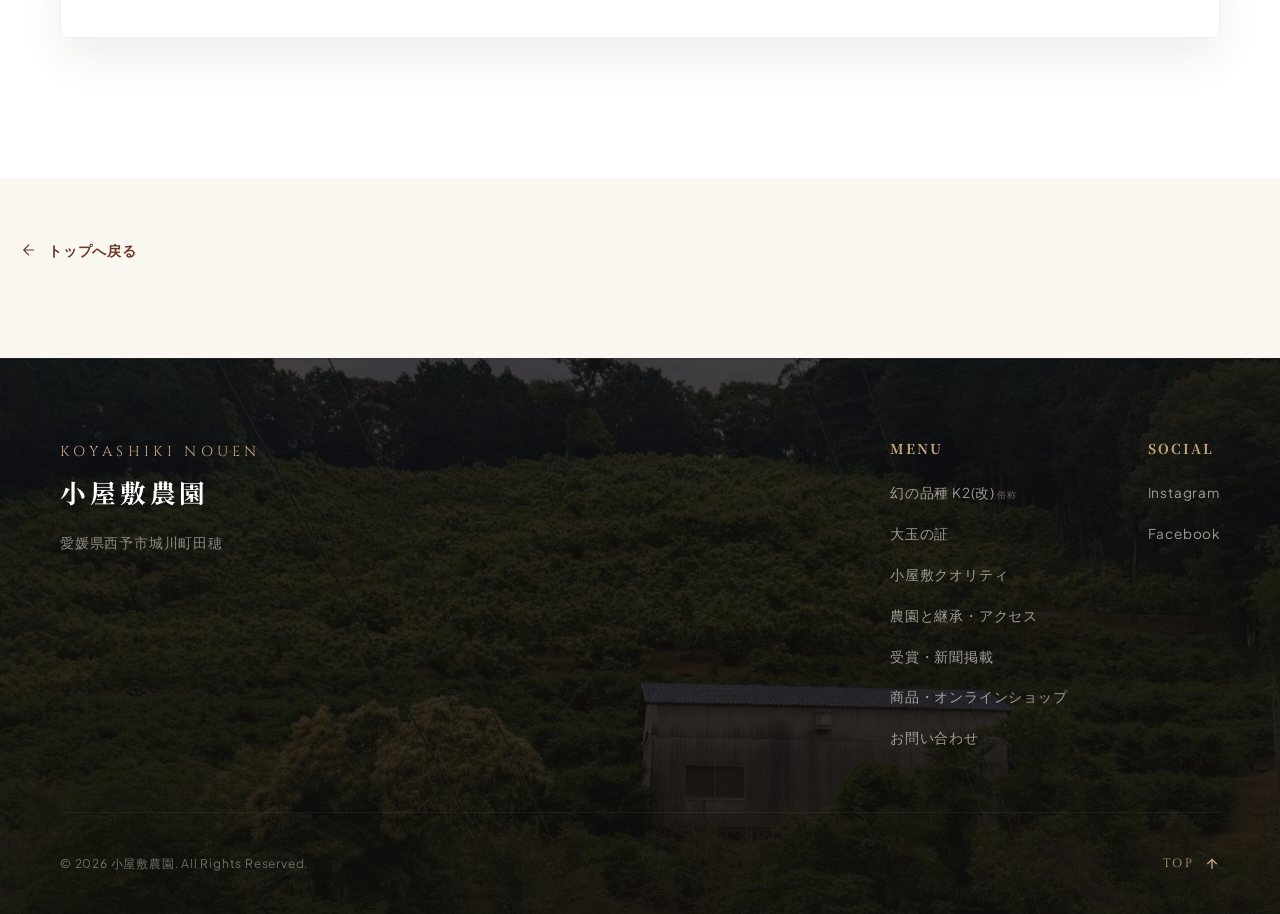
<file: contact.html>
<!DOCTYPE html>
<html lang="ja">
<head>
  <meta charset="UTF-8">
  <meta name="viewport" content="width=device-width, initial-scale=1.0">
  <title>お問い合わせ｜小屋敷農園</title>
  <meta name="description" content="愛媛・西予市の栗農家「小屋敷農園」へのお問い合わせはこちら。銀寄・石鎚・大峰・筑波・K2(改)のご購入・入荷案内・その他のご質問など、お気軽にご連絡ください。">
  <link rel="canonical" href="https://koyashiki-nouen.com/contact.html">
  <meta property="og:title" content="お問い合わせ｜小屋敷農園">
  <meta property="og:description" content="ご質問・ご予約・入荷のお知らせ希望など、お気軽にどうぞ。">
  <meta property="og:image" content="https://koyashiki-nouen.com/images/hero-chestnuts.jpg">
  <meta property="og:url" content="https://koyashiki-nouen.com/contact.html">
  <meta property="og:type" content="article">
  <meta property="og:site_name" content="小屋敷農園">
  <meta property="og:locale" content="ja_JP">
  <meta name="twitter:card" content="summary_large_image">
  <meta name="twitter:image" content="https://koyashiki-nouen.com/images/hero-chestnuts.jpg">
  <link rel="preconnect" href="https://fonts.googleapis.com">
  <link rel="preconnect" href="https://fonts.gstatic.com" crossorigin>
  <link href="https://fonts.googleapis.com/css2?family=Cinzel:wght@400;600&family=Noto+Serif+JP:wght@300;400;600;700&family=Plus+Jakarta+Sans:wght@300;400;600&display=swap" rel="stylesheet">
  <link rel="stylesheet" href="style.css?v=9">
  <script type="application/ld+json">
  {
    "@context": "https://schema.org",
    "@type": "BreadcrumbList",
    "itemListElement": [
      { "@type": "ListItem", "position": 1, "name": "ホーム", "item": "https://koyashiki-nouen.com/" },
      { "@type": "ListItem", "position": 2, "name": "お問い合わせ", "item": "https://koyashiki-nouen.com/contact.html" }
    ]
  }
  </script>
</head>
<body class="subpage">

  <header class="site-header" id="js-header">
    <div class="header-container">
      <div class="logo">
        <a href="index.html"><img class="logo-mark" src="images/logo-noen.png" alt="小屋敷農園 Noen ロゴ" width="80" height="52"><span class="logo-text"><span class="logo-sub">Koyashiki Nouen</span><span class="logo-main">小屋敷農園</span></span></a>
      </div>
      <nav aria-label="グローバルナビゲーション">
        <ul class="nav-menu" id="js-nav-menu">
          <li><a href="k2.html" class="nav-item"><span>01</span> 幻のK2(改)<span class="nickname">俗称</span></a></li>
          <li><a href="quality.html" class="nav-item"><span>02</span> 大玉の証</a></li>
          <li><a href="commitment.html" class="nav-item"><span>03</span> こだわり</a></li>
          <li><a href="about.html" class="nav-item"><span>04</span> 農園と継承</a></li>
          <li><a href="media.html" class="nav-item"><span>05</span> 受賞・掲載</a></li>
          <li><a href="products.html" class="nav-cta">オンラインショップ</a></li>
        </ul>
      </nav>
      <button class="menu-toggle" id="js-menu-toggle" aria-expanded="false" aria-controls="js-nav-menu" aria-label="メニュー開閉">
        <span class="line-1"></span><span class="line-2"></span>
      </button>
    </div>
  </header>
  <div class="scroll-progress" id="js-scroll-progress"></div>

  <main>
    <section class="page-hero">
      <div class="container">
        <nav class="breadcrumb" aria-label="パンくず">
          <ol>
            <li><a href="index.html">ホーム</a></li>
            <li aria-current="page">お問い合わせ</li>
          </ol>
        </nav>
        <span class="section-num">06 / CONTACT</span>
        <h1>お問い合わせ</h1>
        <p class="page-lead">ご購入いただいた商品のご感想や、視察・メディア掲載に関するご相談など、まずはこちらからお気軽にお問い合わせください。商品の販売スケジュールや予約に関するご質問はお受けしておりません。</p>
      </div>
    </section>

    <section class="section-layout contact">
      <div class="container">
        <div class="contact-grid">

          <div class="contact-info-area">
            <div class="section-title-area">
              <span class="section-num">05 / CONTACT</span>
              <h2 class="section-title-main">お気軽にお問い合わせください</h2>
              <p class="section-subtitle">視察・メディア掲載・その他のご相談</p>
            </div>
            <p class="info-p">
              小屋敷農園の視察やメディア掲載などに関するご相談は、こちらの専用フォームよりお気軽にご送信ください。担当者より改めてメールまたはお電話にて折り返しご連絡いたします。なお、K2(改)<span class="nickname">俗称</span>を含む商品の販売スケジュールや予約に関するご質問はお受けしておりません。販売はこのサイト上で先着順にて行います。
            </p>
            <div class="farm-address-box">
              <h4>小屋敷農園</h4>
              <p class="address">愛媛県西予市城川町田穂</p>
            </div>
          </div>

          <div class="contact-form-area floating-card">
            <!-- Formspree: 送信先 ko84ki.farm@gmail.com（2026-06-25 結線済み） -->
            <form action="https://formspree.io/f/xeebajpa" method="POST" class="modern-form">
              <input type="hidden" name="_subject" value="【小屋敷農園サイト】お問い合わせ">
              <p class="hp-field" aria-hidden="true"><label>このフィールドは記入しないでください <input type="text" name="_gotcha" tabindex="-1" autocomplete="off"></label></p>
              <div class="form-row">
                <label for="form-name">お名前 <span class="required">必須</span></label>
                <input type="text" id="form-name" name="name" required placeholder="例：小屋敷 健太郎">
              </div>

              <div class="form-row">
                <label for="form-email">メールアドレス <span class="required">必須</span></label>
                <input type="email" id="form-email" name="email" required placeholder="例：info@koyashiki-nouen.com">
              </div>

              <div class="form-row">
                <label for="form-content">お問い合わせ内容 <span class="required">必須</span></label>
                <textarea id="form-content" name="content" rows="5" required placeholder="ご購入いただいた商品のご感想、視察・メディア掲載のご相談など、お問い合わせ内容を自由にご入力ください。"></textarea>
              </div>

              <div class="form-action">
                <button type="submit" class="btn-submit">
                  <span>メッセージを送信する</span>
                  <svg viewBox="0 0 24 24" width="20" height="20" stroke="currentColor" stroke-width="2" fill="none"><path d="M5 12h14M12 5l7 7-7 7"/></svg>
                </button>
              </div>
              <p class="form-note">いただいた内容は農園のメールへ届きます。数日以内に担当者よりご返信いたします。</p>
            </form>
          </div>

        </div>

        <div class="contact-map">
          <iframe
            src="https://maps.google.com/maps?q=33.367267,132.678478&z=16&hl=ja&output=embed"
            loading="lazy" referrerpolicy="no-referrer-when-downgrade"
            title="小屋敷農園の所在地周辺の地図（愛媛県西予市城川町田穂）"></iframe>
        </div>
      </div>
    </section>

    <div class="container page-back">
      <a href="index.html"><svg viewBox="0 0 24 24" width="18" height="18" stroke="currentColor" stroke-width="1.5" fill="none"><path d="M19 12H5M12 19l-7-7 7-7"/></svg> トップへ戻る</a>
    </div>
  </main>

  <footer class="site-footer">
    <div class="container">
      <div class="footer-top">
        <div class="footer-brand">
          <span class="en">KOYASHIKI NOUEN</span>
          <span class="ja">小屋敷農園</span>
          <address>愛媛県西予市城川町田穂</address>
        </div>
        <div class="footer-links">
          <div class="link-group">
            <h4>Menu</h4>
            <ul>
              <li><a href="k2.html">幻の品種 K2(改)<span class="nickname">俗称</span></a></li>
              <li><a href="quality.html">大玉の証</a></li>
              <li><a href="commitment.html">小屋敷クオリティ</a></li>
              <li><a href="about.html">農園と継承・アクセス</a></li>
              <li><a href="media.html">受賞・新聞掲載</a></li>
              <li><a href="products.html">商品・オンラインショップ</a></li>
              <li><a href="contact.html">お問い合わせ</a></li>
            </ul>
          </div>
          <div class="link-group">
            <h4>Social</h4>
            <ul>
              <li><a href="#" target="_blank" rel="noopener noreferrer">Instagram</a></li>
              <li><a href="#" target="_blank" rel="noopener noreferrer">Facebook</a></li>
            </ul>
          </div>
        </div>
      </div>
      <div class="footer-bottom">
        <p class="copyright">&copy; 2026 小屋敷農園. All Rights Reserved.</p>
        <a href="index.html" class="btn-back-to-top"><span>TOP</span>
          <svg viewBox="0 0 24 24" width="16" height="16" stroke="currentColor" stroke-width="2" fill="none"><path d="M12 19V5M5 12l7-7 7 7"/></svg></a>
      </div>
    </div>
  </footer>

  <script>
    document.addEventListener('DOMContentLoaded', () => {
      const menuToggle = document.getElementById('js-menu-toggle');
      const navMenu = document.getElementById('js-nav-menu');
      const header = document.getElementById('js-header');
      menuToggle.addEventListener('click', () => {
        const e = menuToggle.getAttribute('aria-expanded') === 'true';
        menuToggle.setAttribute('aria-expanded', !e);
        menuToggle.classList.toggle('active');
        navMenu.classList.toggle('active');
        document.body.classList.toggle('menu-open');
      });
      document.querySelectorAll('.nav-menu a').forEach(l => l.addEventListener('click', () => {
        menuToggle.setAttribute('aria-expanded', 'false');
        menuToggle.classList.remove('active');
        navMenu.classList.remove('active');
        document.body.classList.remove('menu-open');
      }));
      const sp = document.getElementById('js-scroll-progress');
      window.addEventListener('scroll', () => {
        const st = window.scrollY;
        const dh = document.documentElement.scrollHeight - window.innerHeight;
        sp.style.width = (st / dh * 100) + '%';
        if (st > 50) header.classList.add('sticky'); else header.classList.remove('sticky');
      });
    });
  </script>
</body>
</html>
</file>
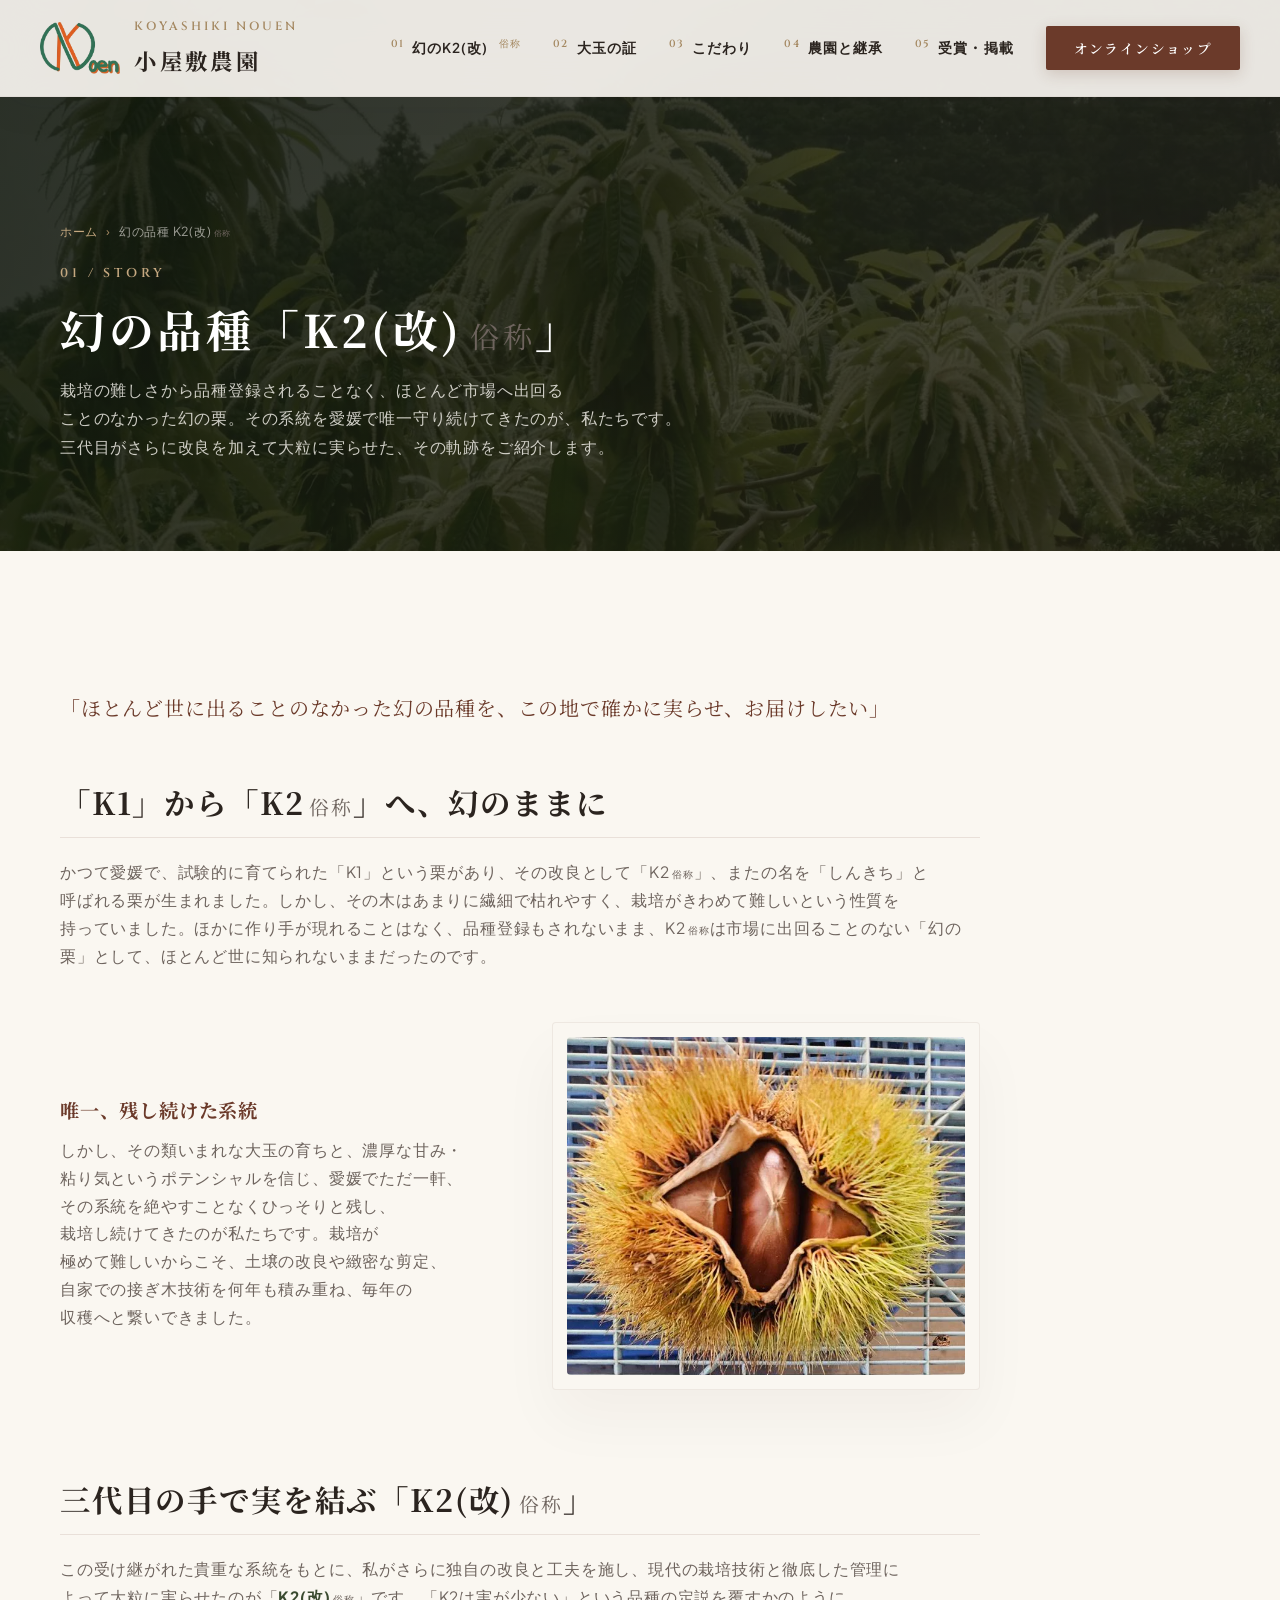
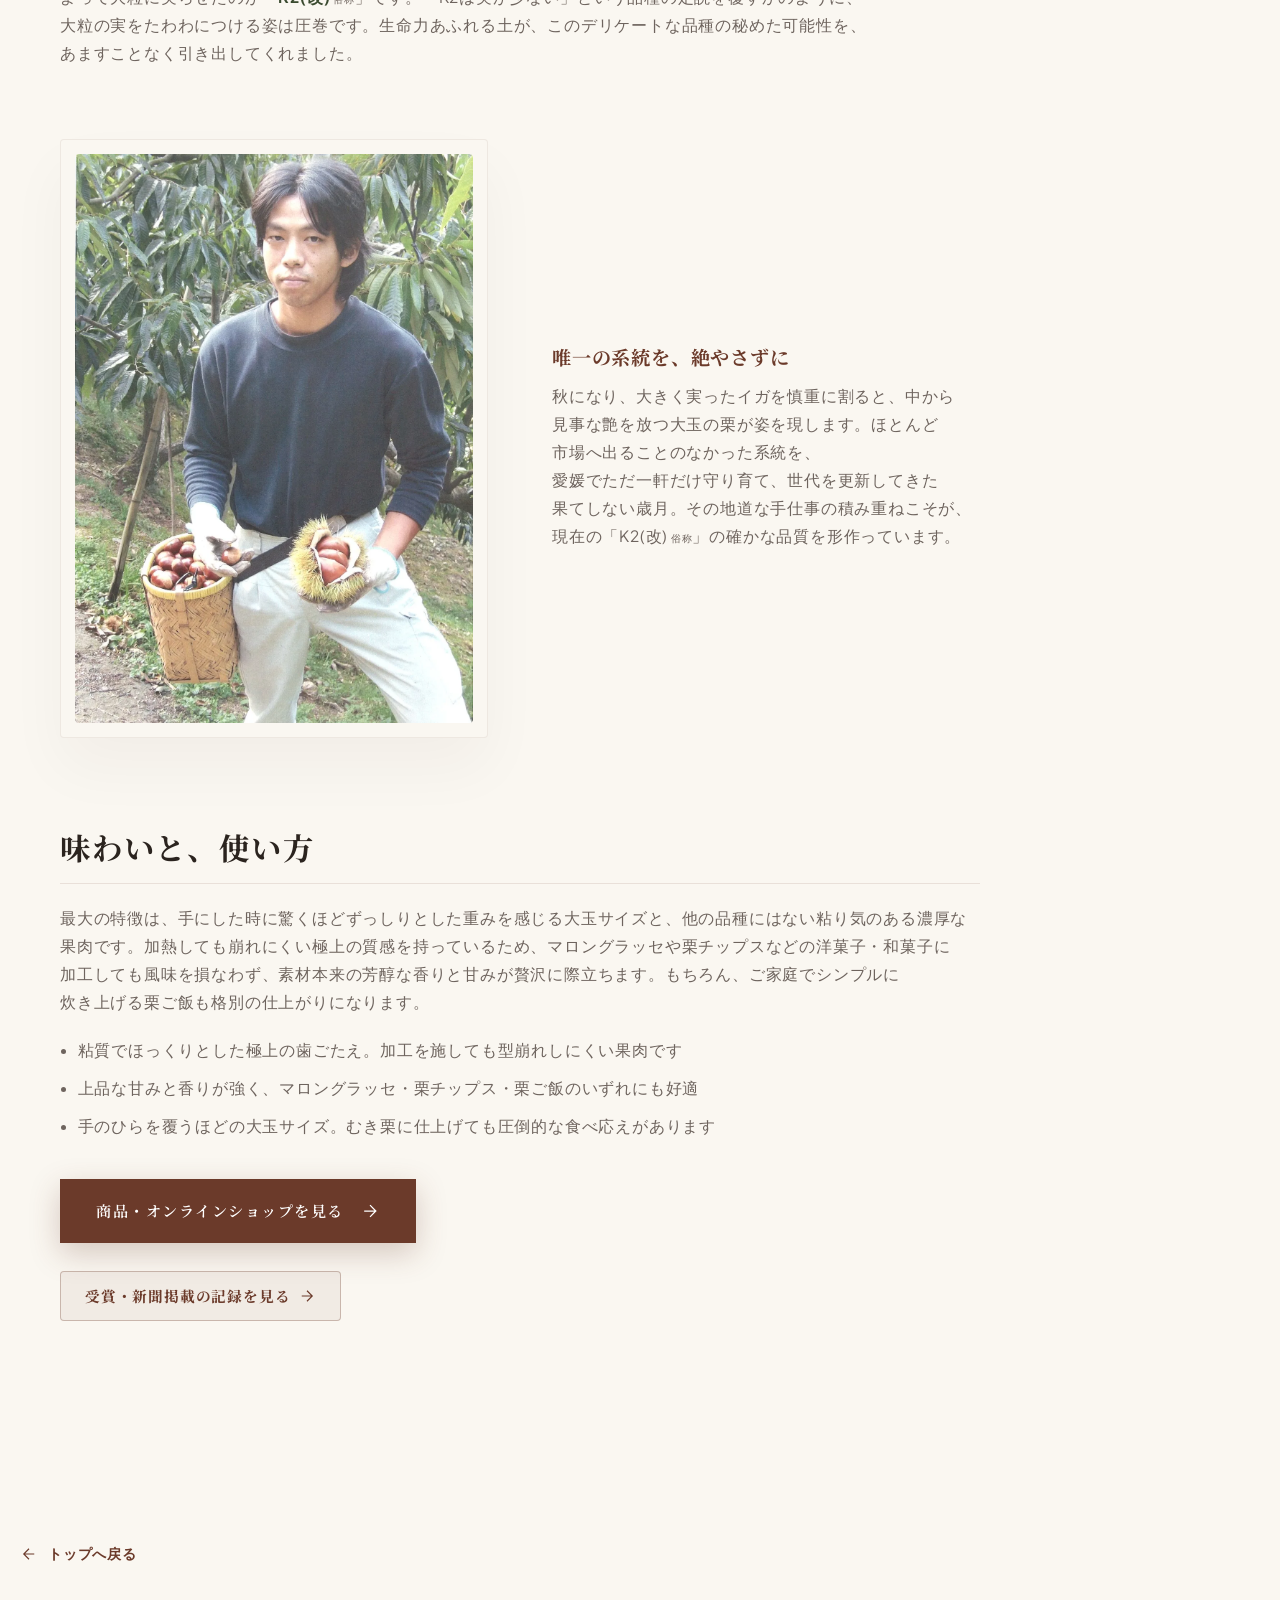
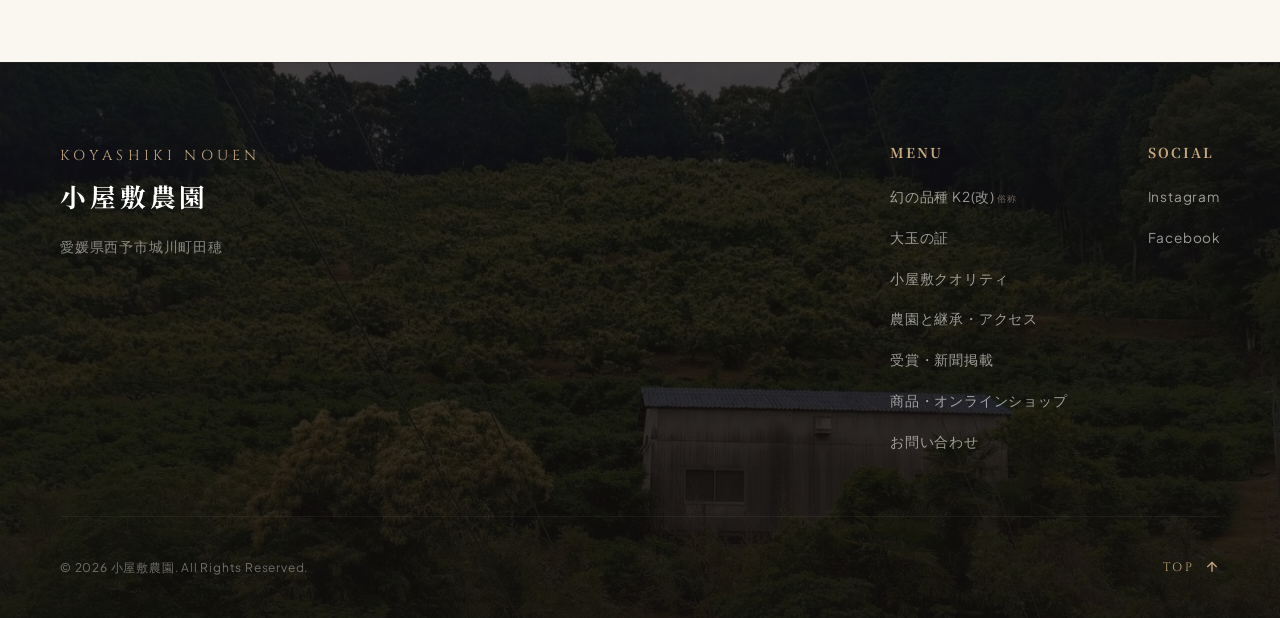
<file: k2.html>
<!DOCTYPE html>
<html lang="ja">
<head>
  <meta charset="UTF-8">
  <meta name="viewport" content="width=device-width, initial-scale=1.0">
  <title>幻の品種 K2(改) の物語｜幻の栗を、ここだけで｜小屋敷農園</title>
  <meta name="description" content="品種登録されることも市場に出回ることもないまま幻となった愛媛の栗「K2（通称：しんきち）」を、小屋敷農園が愛媛で唯一守り抜きました。三代目・小屋敷健太郎が改良して大粒に実らせた大玉栗の物語と、その粘り強い味わい・使い方をご紹介します。">
  <link rel="canonical" href="https://koyashiki-nouen.com/k2.html">
  <meta property="og:title" content="幻の品種 K2(改) の物語｜小屋敷農園">
  <meta property="og:description" content="世に出ることのなかった栗「K2（しんきち）」を唯一残し、改良して大粒に実らせた「K2(改)」が紡ぐ、粘りのある大玉栗の物語。">
  <meta property="og:image" content="https://koyashiki-nouen.com/images/hero-chestnuts.jpg">
  <meta property="og:url" content="https://koyashiki-nouen.com/k2.html">
  <meta property="og:type" content="article">
  <meta property="og:site_name" content="小屋敷農園">
  <meta property="og:locale" content="ja_JP">
  <meta name="twitter:card" content="summary_large_image">
  <meta name="twitter:image" content="https://koyashiki-nouen.com/images/hero-chestnuts.jpg">
  <link rel="preconnect" href="https://fonts.googleapis.com">
  <link rel="preconnect" href="https://fonts.gstatic.com" crossorigin>
  <link href="https://fonts.googleapis.com/css2?family=Cinzel:wght@400;600&family=Noto+Serif+JP:wght@300;400;600;700&family=Plus+Jakarta+Sans:wght@300;400;600&display=swap" rel="stylesheet">
  <link rel="stylesheet" href="style.css?v=9">
  <script type="application/ld+json">
  {
    "@context": "https://schema.org",
    "@type": "BreadcrumbList",
    "itemListElement": [
      { "@type": "ListItem", "position": 1, "name": "ホーム", "item": "https://koyashiki-nouen.com/" },
      { "@type": "ListItem", "position": 2, "name": "幻の品種 K2(改)", "item": "https://koyashiki-nouen.com/k2.html" }
    ]
  }
  </script>
</head>
<body class="subpage">

  <header class="site-header" id="js-header">
    <div class="header-container">
      <div class="logo">
        <a href="index.html"><img class="logo-mark" src="images/logo-noen.png" alt="小屋敷農園 Noen ロゴ" width="80" height="52"><span class="logo-text"><span class="logo-sub">Koyashiki Nouen</span><span class="logo-main">小屋敷農園</span></span></a>
      </div>
      <nav aria-label="グローバルナビゲーション">
        <ul class="nav-menu" id="js-nav-menu">
          <li><a href="k2.html" class="nav-item" aria-current="page"><span>01</span> 幻のK2(改)<span class="nickname">俗称</span></a></li>
          <li><a href="quality.html" class="nav-item"><span>02</span> 大玉の証</a></li>
          <li><a href="commitment.html" class="nav-item"><span>03</span> こだわり</a></li>
          <li><a href="about.html" class="nav-item"><span>04</span> 農園と継承</a></li>
          <li><a href="media.html" class="nav-item"><span>05</span> 受賞・掲載</a></li>
          <li><a href="products.html" class="nav-cta">オンラインショップ</a></li>
        </ul>
      </nav>
      <button class="menu-toggle" id="js-menu-toggle" aria-expanded="false" aria-controls="js-nav-menu" aria-label="メニュー開閉">
        <span class="line-1"></span><span class="line-2"></span>
      </button>
    </div>
  </header>
  <div class="scroll-progress" id="js-scroll-progress"></div>

  <main>
    <section class="page-hero has-photo">
      <div class="page-hero-bg">
        <picture>
          <source srcset="images/branch-path.webp" type="image/webp">
          <img src="images/branch-path.jpg" alt="花穂をつけた栗の木と園地の小径" width="1477" height="1108">
        </picture>
      </div>
      <div class="container">
        <nav class="breadcrumb" aria-label="パンくず">
          <ol>
            <li><a href="index.html">ホーム</a></li>
            <li aria-current="page">幻の品種 K2(改)<span class="nickname">俗称</span></li>
          </ol>
        </nav>
        <span class="section-num">01 / STORY</span>
        <h1>幻の品種「K2(改)<span class="nickname">俗称</span>」</h1>
        <p class="page-lead">栽培の難しさから品種登録されることなく、ほとんど市場へ出回ることのなかった幻の栗。その系統を愛媛で唯一守り続けてきたのが、私たちです。三代目がさらに改良を加えて大粒に実らせた、その軌跡をご紹介します。</p>
      </div>
    </section>

    <section class="section-layout">
      <div class="container">
        <div class="prose wide">
          <p class="lead-text">「ほとんど世に出ることのなかった幻の品種を、この地で確かに実らせ、お届けしたい」</p>

          <h2>「K1」から「K2<span class="nickname">俗称</span>」へ、幻のままに</h2>
          <p>かつて愛媛で、試験的に育てられた「K1」という栗があり、その改良として「K2<span class="nickname">俗称</span>」、またの名を「しんきち」と呼ばれる栗が生まれました。しかし、その木はあまりに繊細で枯れやすく、栽培がきわめて難しいという性質を持っていました。ほかに作り手が現れることはなく、品種登録もされないまま、K2<span class="nickname">俗称</span>は市場に出回ることのない「幻の栗」として、ほとんど世に知られないままだったのです。</p>

          <div class="content-split">
            <div class="split-text">
              <h3>唯一、残し続けた系統</h3>
              <p>しかし、その類いまれな大玉の育ちと、濃厚な甘み・粘り気というポテンシャルを信じ、愛媛でただ一軒、その系統を絶やすことなくひっそりと残し、栽培し続けてきたのが私たちです。栽培が極めて難しいからこそ、土壌の改良や緻密な剪定、自家での接ぎ木技術を何年も積み重ね、毎年の収穫へと繋いできました。</p>
            </div>
            <figure class="split-media floating-card" style="padding:14px;border-radius:4px;">
              <picture>
                <source srcset="images/k2-iga.webp" type="image/webp">
                <img src="images/k2-iga.jpg" alt="口を開いた大玉のイガ栗 K2(改)" width="660" height="560" loading="lazy">
              </picture>
            </figure>
          </div>

          <h2>三代目の手で実を結ぶ「K2(改)<span class="nickname">俗称</span>」</h2>
          <p>この受け継がれた貴重な系統をもとに、私がさらに独自の改良と工夫を施し、現代の栽培技術と徹底した管理によって大粒に実らせたのが「<strong>K2(改)<span class="nickname">俗称</span></strong>」です。「K2は実が少ない」という品種の定説を覆すかのように、大粒の実をたわわにつける姿は圧巻です。生命力あふれる土が、このデリケートな品種の秘めた可能性を、あますことなく引き出してくれました。</p>

          <div class="content-split" style="margin:40px 0;">
            <figure class="split-media floating-card" style="padding:14px;border-radius:4px;">
              <picture><source srcset="images/harvest-kentaro.webp" type="image/webp">
                <img src="images/harvest-kentaro.jpg" alt="収穫カゴと割れたイガの大玉栗を手にする三代目" width="1108" height="1585" loading="lazy"></picture>
            </figure>
            <div class="split-text">
              <h3>唯一の系統を、絶やさずに</h3>
              <p>秋になり、大きく実ったイガを慎重に割ると、中から見事な艶を放つ大玉の栗が姿を現します。ほとんど市場へ出ることのなかった系統を、愛媛でただ一軒だけ守り育て、世代を更新してきた果てしない歳月。その地道な手仕事の積み重ねこそが、現在の「K2(改)<span class="nickname">俗称</span>」の確かな品質を形作っています。</p>
            </div>
          </div>

          <h2>味わいと、使い方</h2>
          <p>最大の特徴は、手にした時に驚くほどずっしりとした重みを感じる大玉サイズと、他の品種にはない粘り気のある濃厚な果肉です。加熱しても崩れにくい極上の質感を持っているため、マロングラッセや栗チップスなどの洋菓子・和菓子に加工しても風味を損なわず、素材本来の芳醇な香りと甘みが贅沢に際立ちます。もちろん、ご家庭でシンプルに炊き上げる栗ご飯も格別の仕上がりになります。</p>
          <ul>
            <li>粘質でほっくりとした極上の歯ごたえ。加工を施しても型崩れしにくい果肉です</li>
            <li>上品な甘みと香りが強く、マロングラッセ・栗チップス・栗ご飯のいずれにも好適</li>
            <li>手のひらを覆うほどの大玉サイズ。むき栗に仕上げても圧倒的な食べ応えがあります</li>
          </ul>

          <p style="margin-top:40px;">
            <a class="btn-modern-primary" href="products.html">
              <span>商品・オンラインショップを見る</span>
              <svg viewBox="0 0 24 24" width="20" height="20" stroke="currentColor" stroke-width="1.5" fill="none"><path d="M5 12h14M12 5l7 7-7 7"/></svg>
            </a>
          </p>
          <p style="margin-top:20px;"><a class="detail-link" href="media.html">受賞・新聞掲載の記録を見る
            <svg viewBox="0 0 24 24" width="18" height="18" stroke="currentColor" stroke-width="1.5" fill="none"><path d="M5 12h14M12 5l7 7-7 7"/></svg></a></p>
        </div>
      </div>
    </section>

    <div class="container page-back">
      <a href="index.html"><svg viewBox="0 0 24 24" width="18" height="18" stroke="currentColor" stroke-width="1.5" fill="none"><path d="M19 12H5M12 19l-7-7 7-7"/></svg> トップへ戻る</a>
    </div>
  </main>

  <footer class="site-footer">
    <div class="container">
      <div class="footer-top">
        <div class="footer-brand">
          <span class="en">KOYASHIKI NOUEN</span>
          <span class="ja">小屋敷農園</span>
          <address>愛媛県西予市城川町田穂</address>
        </div>
        <div class="footer-links">
          <div class="link-group">
            <h4>Menu</h4>
            <ul>
              <li><a href="k2.html">幻の品種 K2(改)<span class="nickname">俗称</span></a></li>
              <li><a href="quality.html">大玉の証</a></li>
              <li><a href="commitment.html">小屋敷クオリティ</a></li>
              <li><a href="about.html">農園と継承・アクセス</a></li>
              <li><a href="media.html">受賞・新聞掲載</a></li>
              <li><a href="products.html">商品・オンラインショップ</a></li>
              <li><a href="contact.html">お問い合わせ</a></li>
            </ul>
          </div>
          <div class="link-group">
            <h4>Social</h4>
            <ul>
              <li><a href="#" target="_blank" rel="noopener noreferrer">Instagram</a></li>
              <li><a href="#" target="_blank" rel="noopener noreferrer">Facebook</a></li>
            </ul>
          </div>
        </div>
      </div>
      <div class="footer-bottom">
        <p class="copyright">&copy; 2026 小屋敷農園. All Rights Reserved.</p>
        <a href="index.html" class="btn-back-to-top"><span>TOP</span>
          <svg viewBox="0 0 24 24" width="16" height="16" stroke="currentColor" stroke-width="2" fill="none"><path d="M12 19V5M5 12l7-7 7 7"/></svg></a>
      </div>
    </div>
  </footer>

  <script>
    document.addEventListener('DOMContentLoaded', () => {
      const menuToggle = document.getElementById('js-menu-toggle');
      const navMenu = document.getElementById('js-nav-menu');
      const header = document.getElementById('js-header');
      menuToggle.addEventListener('click', () => {
        const e = menuToggle.getAttribute('aria-expanded') === 'true';
        menuToggle.setAttribute('aria-expanded', !e);
        menuToggle.classList.toggle('active');
        navMenu.classList.toggle('active');
        document.body.classList.toggle('menu-open');
      });
      document.querySelectorAll('.nav-menu a').forEach(l => l.addEventListener('click', () => {
        menuToggle.setAttribute('aria-expanded', 'false');
        menuToggle.classList.remove('active');
        navMenu.classList.remove('active');
        document.body.classList.remove('menu-open');
      }));
      const sp = document.getElementById('js-scroll-progress');
      window.addEventListener('scroll', () => {
        const st = window.scrollY;
        const dh = document.documentElement.scrollHeight - window.innerHeight;
        sp.style.width = (st / dh * 100) + '%';
        if (st > 50) header.classList.add('sticky'); else header.classList.remove('sticky');
      });
    });
  </script>
</body>
</html>
</file>
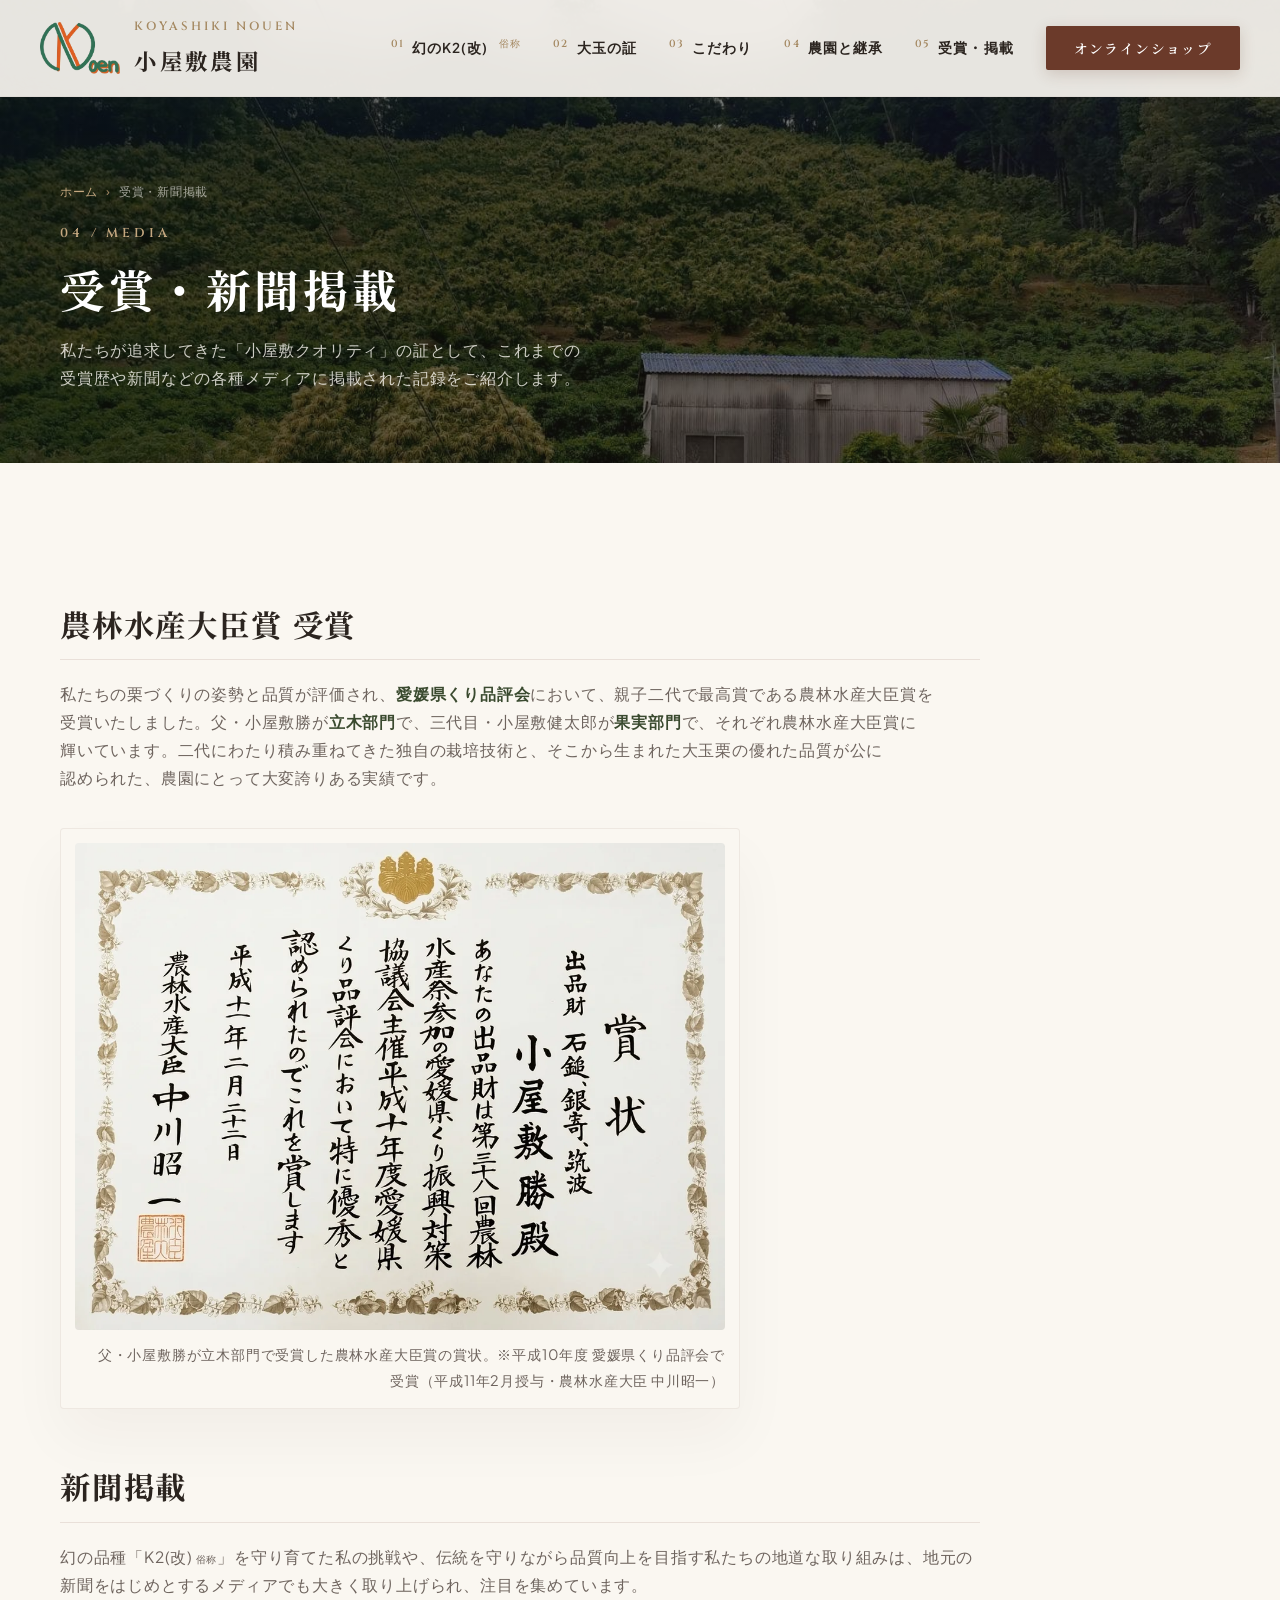
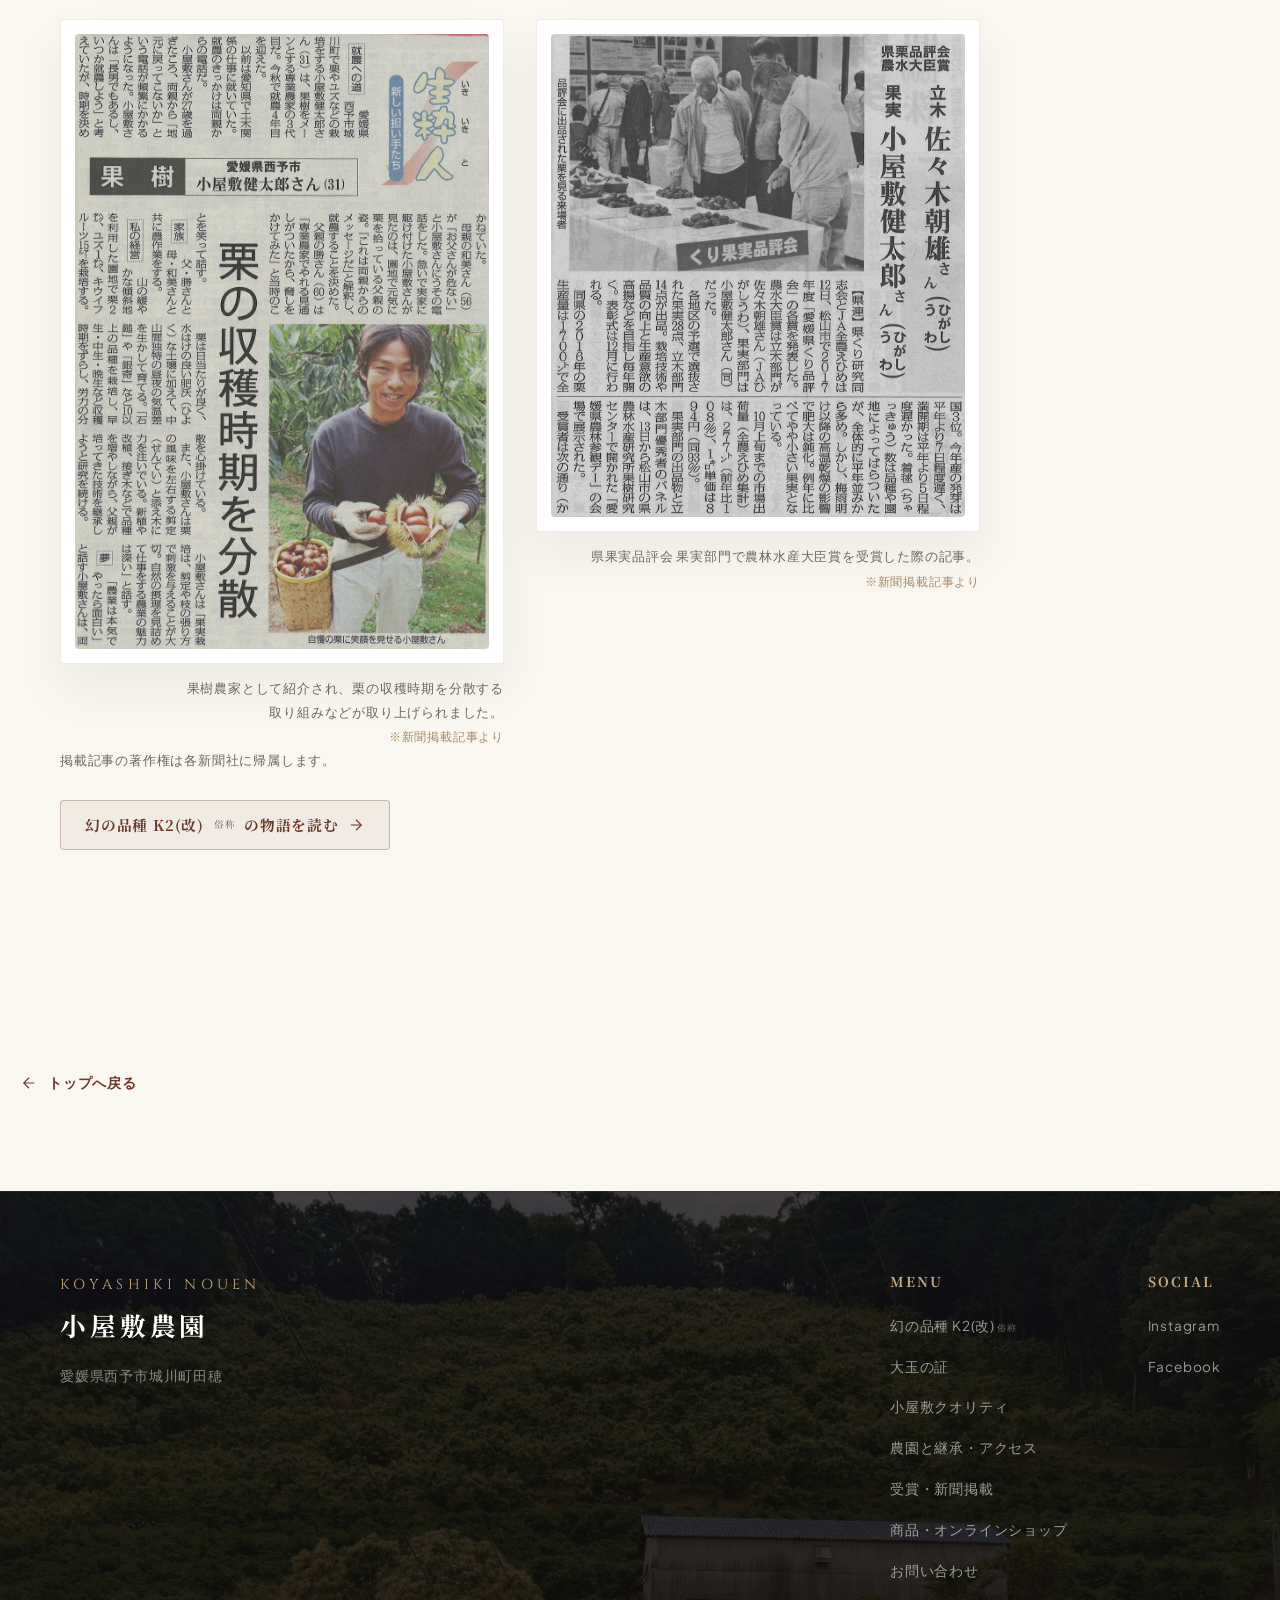
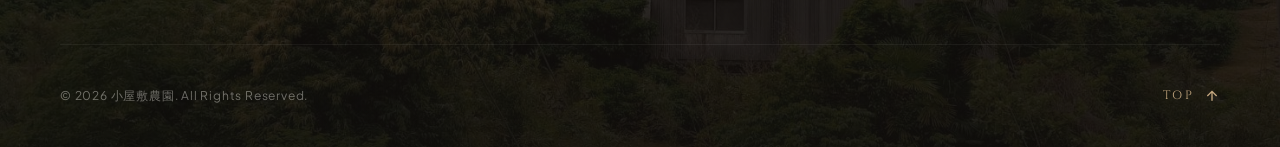
<file: media.html>
<!DOCTYPE html>
<html lang="ja">
<head>
  <meta charset="UTF-8">
  <meta name="viewport" content="width=device-width, initial-scale=1.0">
  <title>農林水産大臣賞受賞｜愛媛県くり品評会・新聞掲載｜小屋敷農園</title>
  <meta name="description" content="愛媛・西予市の栗農家・小屋敷農園の受賞歴と新聞掲載記録。愛媛県くり品評会 果実部門 農林水産大臣賞を受賞。銀寄・石鎚・大峰・筑波の大玉栗、品質の高さが認められた証をご紹介します。">
  <link rel="canonical" href="https://koyashiki-nouen.com/media.html">
  <meta property="og:title" content="受賞・新聞掲載｜小屋敷農園">
  <meta property="og:description" content="確かな品質の証として、受賞歴と新聞掲載の記録をご紹介します。">
  <meta property="og:image" content="https://koyashiki-nouen.com/images/hero-chestnuts.jpg">
  <meta property="og:url" content="https://koyashiki-nouen.com/media.html">
  <meta property="og:type" content="article">
  <meta property="og:site_name" content="小屋敷農園">
  <meta property="og:locale" content="ja_JP">
  <meta name="twitter:card" content="summary_large_image">
  <meta name="twitter:image" content="https://koyashiki-nouen.com/images/hero-chestnuts.jpg">
  <link rel="preconnect" href="https://fonts.googleapis.com">
  <link rel="preconnect" href="https://fonts.gstatic.com" crossorigin>
  <link href="https://fonts.googleapis.com/css2?family=Cinzel:wght@400;600&family=Noto+Serif+JP:wght@300;400;600;700&family=Plus+Jakarta+Sans:wght@300;400;600&display=swap" rel="stylesheet">
  <link rel="stylesheet" href="style.css?v=9">
  <script type="application/ld+json">
  {
    "@context": "https://schema.org",
    "@type": "BreadcrumbList",
    "itemListElement": [
      { "@type": "ListItem", "position": 1, "name": "ホーム", "item": "https://koyashiki-nouen.com/" },
      { "@type": "ListItem", "position": 2, "name": "受賞・新聞掲載", "item": "https://koyashiki-nouen.com/media.html" }
    ]
  }
  </script>
</head>
<body class="subpage">

  <header class="site-header" id="js-header">
    <div class="header-container">
      <div class="logo">
        <a href="index.html"><img class="logo-mark" src="images/logo-noen.png" alt="小屋敷農園 Noen ロゴ" width="80" height="52"><span class="logo-text"><span class="logo-sub">Koyashiki Nouen</span><span class="logo-main">小屋敷農園</span></span></a>
      </div>
      <nav aria-label="グローバルナビゲーション">
        <ul class="nav-menu" id="js-nav-menu">
          <li><a href="k2.html" class="nav-item"><span>01</span> 幻のK2(改)<span class="nickname">俗称</span></a></li>
          <li><a href="quality.html" class="nav-item"><span>02</span> 大玉の証</a></li>
          <li><a href="commitment.html" class="nav-item"><span>03</span> こだわり</a></li>
          <li><a href="about.html" class="nav-item"><span>04</span> 農園と継承</a></li>
          <li><a href="media.html" class="nav-item" aria-current="page"><span>05</span> 受賞・掲載</a></li>
          <li><a href="products.html" class="nav-cta">オンラインショップ</a></li>
        </ul>
      </nav>
      <button class="menu-toggle" id="js-menu-toggle" aria-expanded="false" aria-controls="js-nav-menu" aria-label="メニュー開閉">
        <span class="line-1"></span><span class="line-2"></span>
      </button>
    </div>
  </header>
  <div class="scroll-progress" id="js-scroll-progress"></div>

  <main>
    <section class="page-hero">
      <div class="container">
        <nav class="breadcrumb" aria-label="パンくず">
          <ol>
            <li><a href="index.html">ホーム</a></li>
            <li aria-current="page">受賞・新聞掲載</li>
          </ol>
        </nav>
        <span class="section-num">04 / MEDIA</span>
        <h1>受賞・新聞掲載</h1>
        <p class="page-lead">私たちが追求してきた「小屋敷クオリティ」の証として、これまでの受賞歴や新聞などの各種メディアに掲載された記録をご紹介します。</p>
      </div>
    </section>

    <section class="section-layout">
      <div class="container">
        <div class="prose wide">
          <h2>農林水産大臣賞 受賞</h2>
          <p>私たちの栗づくりの姿勢と品質が評価され、<strong>愛媛県くり品評会</strong>において、親子二代で最高賞である農林水産大臣賞を受賞いたしました。父・小屋敷勝が<strong>立木部門</strong>で、三代目・小屋敷健太郎が<strong>果実部門</strong>で、それぞれ農林水産大臣賞に輝いています。二代にわたり積み重ねてきた独自の栽培技術と、そこから生まれた大玉栗の優れた品質が公に認められた、農園にとって大変誇りある実績です。</p>

          <figure class="floating-card" style="padding:14px;border-radius:4px;margin:36px 0;max-width:680px;">
            <picture><source srcset="images/award-certificate.webp" type="image/webp">
              <img src="images/award-certificate.jpg" alt="父・小屋敷勝が農林水産大臣賞を受賞した賞状" width="1100" height="825" loading="lazy"></picture>
            <figcaption style="margin-top:12px;font-size:0.9rem;">父・小屋敷勝が立木部門で受賞した農林水産大臣賞の賞状。<span class="credit">※平成10年度 愛媛県くり品評会で受賞（平成11年2月授与・農林水産大臣 中川昭一）</span></figcaption>
          </figure>

          <h2>新聞掲載</h2>
          <p>幻の品種「K2(改)<span class="nickname">俗称</span>」を守り育てた私の挑戦や、伝統を守りながら品質向上を目指す私たちの地道な取り組みは、地元の新聞をはじめとするメディアでも大きく取り上げられ、注目を集めています。</p>

          <div class="clip-grid">
            <figure>
              <div class="clip-frame"><img src="images/media-clip-1.jpg" alt="果樹農家として紹介された新聞記事" width="942" height="1400" loading="lazy"></div>
              <figcaption>果樹農家として紹介され、栗の収穫時期を分散する取り組みなどが取り上げられました。<span class="credit">※新聞掲載記事より</span></figcaption>
            </figure>
            <figure>
              <div class="clip-frame"><img src="images/media-clip-2.jpg" alt="県果実品評会で農林水産大臣賞を受賞した新聞記事" width="1198" height="1400" loading="lazy"></div>
              <figcaption>県果実品評会 果実部門で農林水産大臣賞を受賞した際の記事。<span class="credit">※新聞掲載記事より</span></figcaption>
            </figure>
          </div>

          <p style="font-size:0.82rem;">掲載記事の著作権は各新聞社に帰属します。</p>
          <p style="margin-top:20px;"><a class="detail-link" href="k2.html">幻の品種 K2(改)<span class="nickname">俗称</span> の物語を読む
            <svg viewBox="0 0 24 24" width="18" height="18" stroke="currentColor" stroke-width="1.5" fill="none"><path d="M5 12h14M12 5l7 7-7 7"/></svg></a></p>
        </div>
      </div>
    </section>

    <div class="container page-back">
      <a href="index.html"><svg viewBox="0 0 24 24" width="18" height="18" stroke="currentColor" stroke-width="1.5" fill="none"><path d="M19 12H5M12 19l-7-7 7-7"/></svg> トップへ戻る</a>
    </div>
  </main>

  <footer class="site-footer">
    <div class="container">
      <div class="footer-top">
        <div class="footer-brand">
          <span class="en">KOYASHIKI NOUEN</span>
          <span class="ja">小屋敷農園</span>
          <address>愛媛県西予市城川町田穂</address>
        </div>
        <div class="footer-links">
          <div class="link-group">
            <h4>Menu</h4>
            <ul>
              <li><a href="k2.html">幻の品種 K2(改)<span class="nickname">俗称</span></a></li>
              <li><a href="quality.html">大玉の証</a></li>
              <li><a href="commitment.html">小屋敷クオリティ</a></li>
              <li><a href="about.html">農園と継承・アクセス</a></li>
              <li><a href="media.html">受賞・新聞掲載</a></li>
              <li><a href="products.html">商品・オンラインショップ</a></li>
              <li><a href="contact.html">お問い合わせ</a></li>
            </ul>
          </div>
          <div class="link-group">
            <h4>Social</h4>
            <ul>
              <li><a href="#" target="_blank" rel="noopener noreferrer">Instagram</a></li>
              <li><a href="#" target="_blank" rel="noopener noreferrer">Facebook</a></li>
            </ul>
          </div>
        </div>
      </div>
      <div class="footer-bottom">
        <p class="copyright">&copy; 2026 小屋敷農園. All Rights Reserved.</p>
        <a href="index.html" class="btn-back-to-top"><span>TOP</span>
          <svg viewBox="0 0 24 24" width="16" height="16" stroke="currentColor" stroke-width="2" fill="none"><path d="M12 19V5M5 12l7-7 7 7"/></svg></a>
      </div>
    </div>
  </footer>

  <script>
    document.addEventListener('DOMContentLoaded', () => {
      const menuToggle = document.getElementById('js-menu-toggle');
      const navMenu = document.getElementById('js-nav-menu');
      const header = document.getElementById('js-header');
      menuToggle.addEventListener('click', () => {
        const e = menuToggle.getAttribute('aria-expanded') === 'true';
        menuToggle.setAttribute('aria-expanded', !e);
        menuToggle.classList.toggle('active');
        navMenu.classList.toggle('active');
        document.body.classList.toggle('menu-open');
      });
      document.querySelectorAll('.nav-menu a').forEach(l => l.addEventListener('click', () => {
        menuToggle.setAttribute('aria-expanded', 'false');
        menuToggle.classList.remove('active');
        navMenu.classList.remove('active');
        document.body.classList.remove('menu-open');
      }));
      const sp = document.getElementById('js-scroll-progress');
      window.addEventListener('scroll', () => {
        const st = window.scrollY;
        const dh = document.documentElement.scrollHeight - window.innerHeight;
        sp.style.width = (st / dh * 100) + '%';
        if (st > 50) header.classList.add('sticky'); else header.classList.remove('sticky');
      });
    });
  </script>
</body>
</html>
</file>
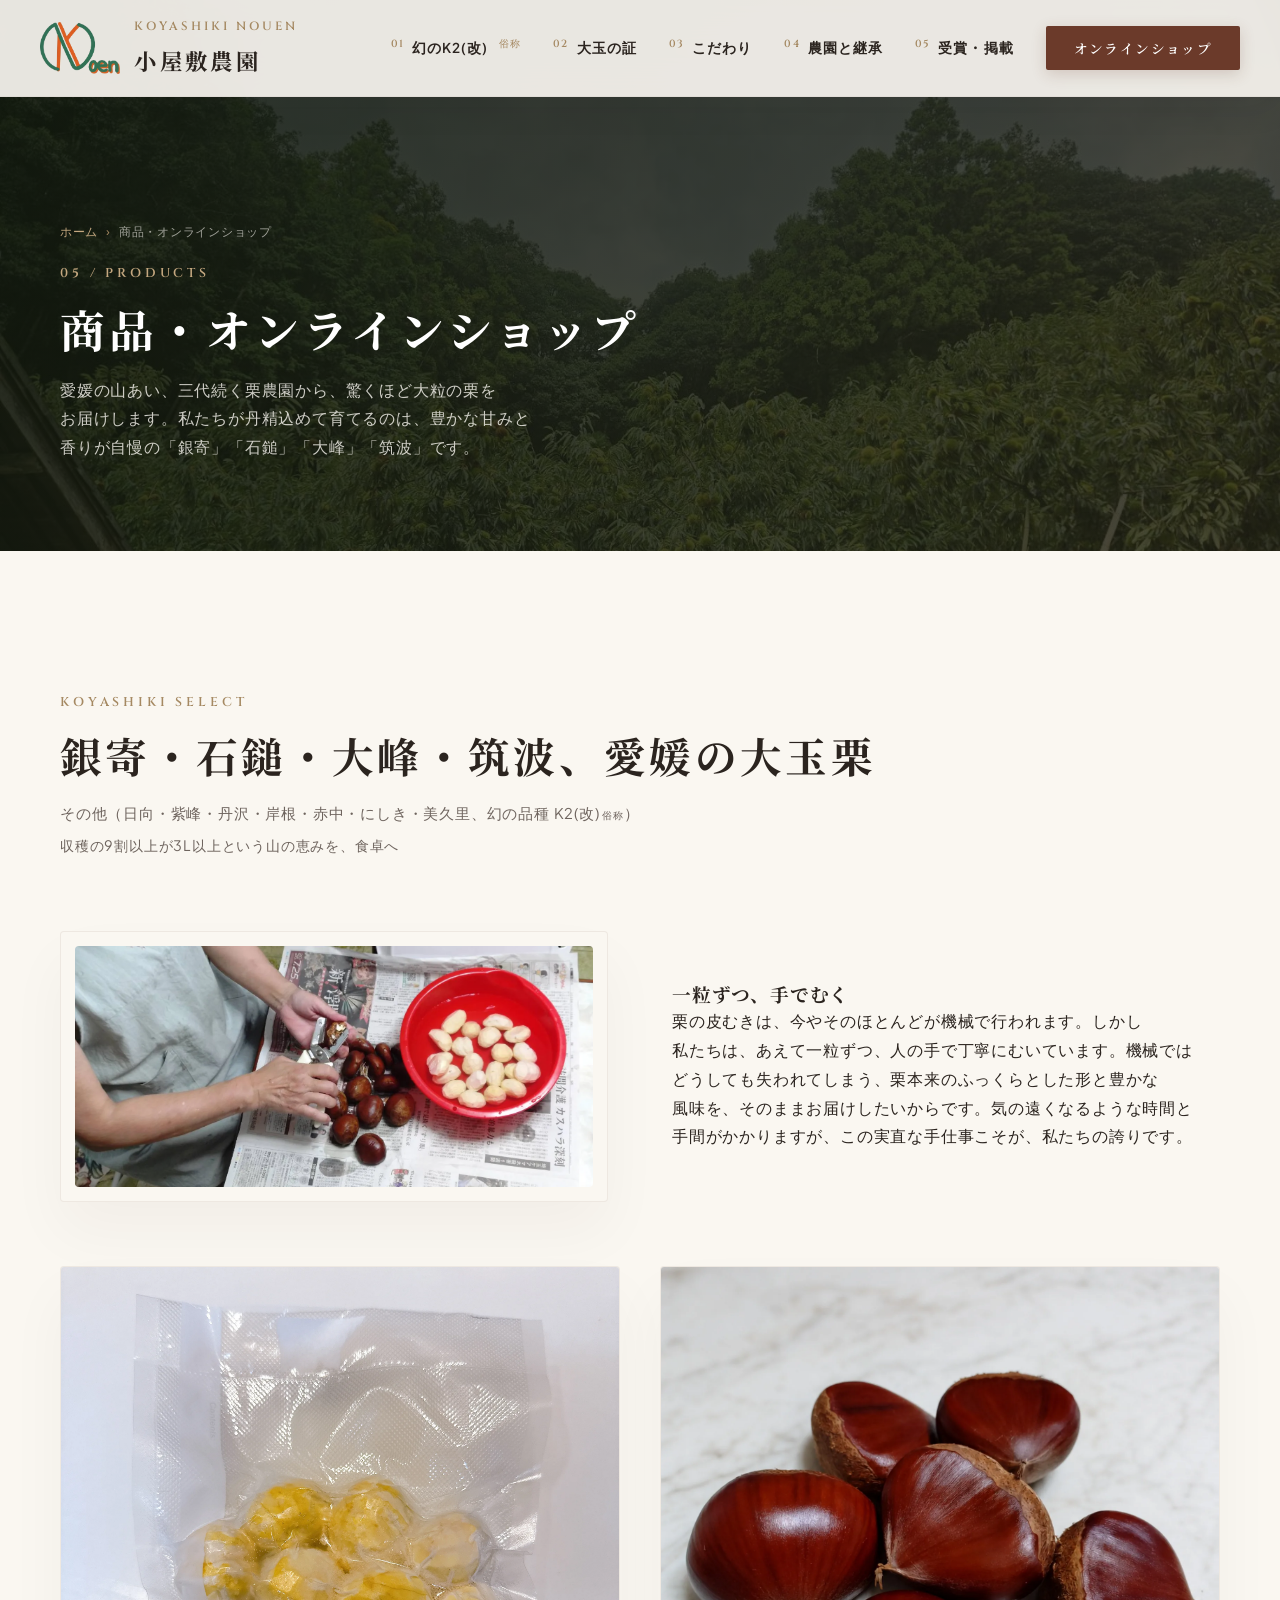
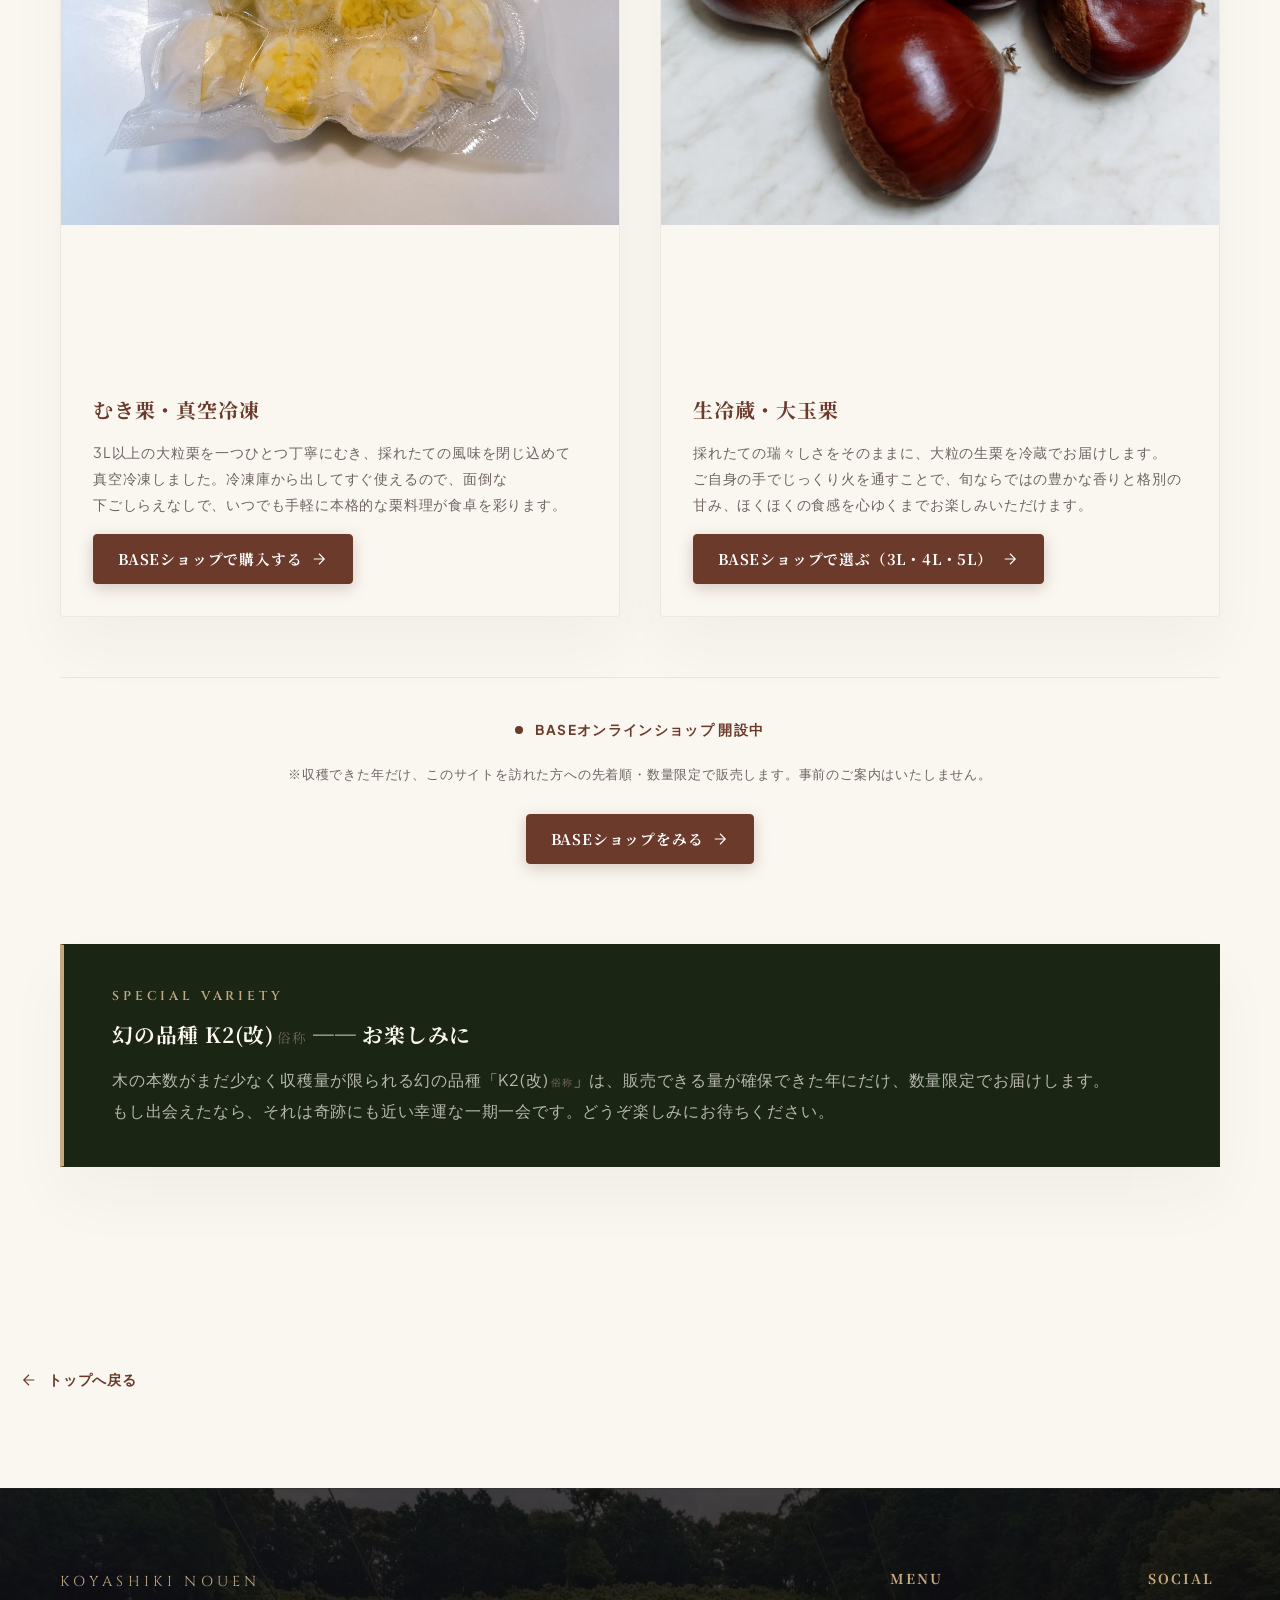
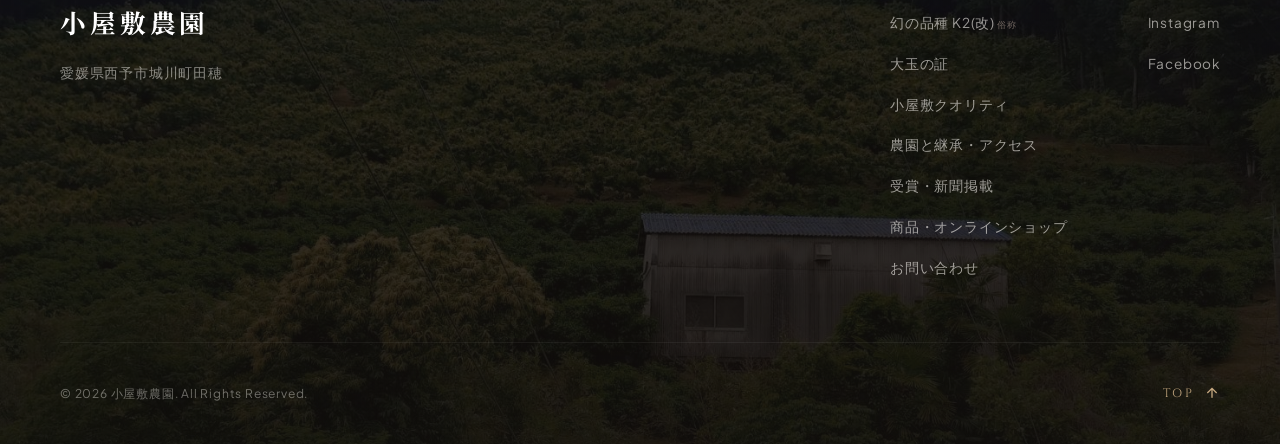
<file: products.html>
<!DOCTYPE html>
<html lang="ja">
<head>
  <meta charset="UTF-8">
  <meta name="viewport" content="width=device-width, initial-scale=1.0">
  <title>愛媛 大玉栗 産地直送｜銀寄・石鎚・大峰・筑波 むき栗冷凍・生冷蔵｜小屋敷農園</title>
  <meta name="description" content="愛媛県西予市の栗農家・小屋敷農園から産地直送。大玉栗（銀寄・石鎚・大峰・筑波）の3L以上むき栗真空冷凍と生冷蔵をオンラインでお届けします。幻のK2(改)も収穫次第で数量限定販売予定。">
  <link rel="canonical" href="https://koyashiki-nouen.com/products.html">
  <meta property="og:title" content="商品・オンラインショップ｜小屋敷農園">
  <meta property="og:description" content="愛媛の山間から届く小屋敷農園の大玉栗。銀寄・石鎚・大峰・筑波3L以上のむき栗冷凍・生冷蔵をお届けします。">
  <meta property="og:image" content="https://koyashiki-nouen.com/images/hero-chestnuts.jpg">
  <meta property="og:url" content="https://koyashiki-nouen.com/products.html">
  <meta property="og:type" content="article">
  <meta property="og:site_name" content="小屋敷農園">
  <meta property="og:locale" content="ja_JP">
  <meta name="twitter:card" content="summary_large_image">
  <meta name="twitter:image" content="https://koyashiki-nouen.com/images/hero-chestnuts.jpg">
  <link rel="preconnect" href="https://fonts.googleapis.com">
  <link rel="preconnect" href="https://fonts.gstatic.com" crossorigin>
  <link href="https://fonts.googleapis.com/css2?family=Cinzel:wght@400;600&family=Noto+Serif+JP:wght@300;400;600;700&family=Plus+Jakarta+Sans:wght@300;400;600&display=swap" rel="stylesheet">
  <link rel="stylesheet" href="style.css?v=9">
  <script type="application/ld+json">
  {
    "@context": "https://schema.org",
    "@type": "BreadcrumbList",
    "itemListElement": [
      { "@type": "ListItem", "position": 1, "name": "ホーム", "item": "https://koyashiki-nouen.com/" },
      { "@type": "ListItem", "position": 2, "name": "商品・オンラインショップ", "item": "https://koyashiki-nouen.com/products.html" }
    ]
  }
  </script>
</head>
<body class="subpage">

  <header class="site-header" id="js-header">
    <div class="header-container">
      <div class="logo">
        <a href="index.html"><img class="logo-mark" src="images/logo-noen.png" alt="小屋敷農園 Noen ロゴ" width="80" height="52"><span class="logo-text"><span class="logo-sub">Koyashiki Nouen</span><span class="logo-main">小屋敷農園</span></span></a>
      </div>
      <nav aria-label="グローバルナビゲーション">
        <ul class="nav-menu" id="js-nav-menu">
          <li><a href="k2.html" class="nav-item"><span>01</span> 幻のK2(改)<span class="nickname">俗称</span></a></li>
          <li><a href="quality.html" class="nav-item"><span>02</span> 大玉の証</a></li>
          <li><a href="commitment.html" class="nav-item"><span>03</span> こだわり</a></li>
          <li><a href="about.html" class="nav-item"><span>04</span> 農園と継承</a></li>
          <li><a href="media.html" class="nav-item"><span>05</span> 受賞・掲載</a></li>
          <li><a href="products.html" class="nav-cta" aria-current="page">オンラインショップ</a></li>
        </ul>
      </nav>
      <button class="menu-toggle" id="js-menu-toggle" aria-expanded="false" aria-controls="js-nav-menu" aria-label="メニュー開閉">
        <span class="line-1"></span><span class="line-2"></span>
      </button>
    </div>
  </header>
  <div class="scroll-progress" id="js-scroll-progress"></div>

  <main>
    <section class="page-hero has-photo">
      <div class="page-hero-bg">
        <picture>
          <source srcset="images/orchard-hill.webp" type="image/webp">
          <img src="images/orchard-hill.jpg" alt="小屋敷農園の栗林" width="1108" height="1477">
        </picture>
      </div>
      <div class="container">
        <nav class="breadcrumb" aria-label="パンくず">
          <ol>
            <li><a href="index.html">ホーム</a></li>
            <li aria-current="page">商品・オンラインショップ</li>
          </ol>
        </nav>
        <span class="section-num">05 / PRODUCTS</span>
        <h1>商品・オンラインショップ</h1>
        <p class="page-lead">愛媛の山あい、三代続く栗農園から、驚くほど大粒の栗をお届けします。私たちが丹精込めて育てるのは、豊かな甘みと香りが自慢の「銀寄」「石鎚」「大峰」「筑波」です。</p>
      </div>
    </section>

    <section class="section-layout">
      <div class="container">

        <div class="section-title-area">
          <span class="section-num">KOYASHIKI SELECT</span>
          <h2 class="section-title-main">銀寄・石鎚・大峰・筑波、愛媛の大玉栗</h2>
          <p class="section-subtitle" style="font-size:0.92rem;color:var(--color-text-muted);margin-bottom:6px;">その他（日向・紫峰・丹沢・岸根・赤中・にしき・美久里、幻の品種 K2(改)<span class="nickname">俗称</span>）</p>
          <p class="section-subtitle">収穫の9割以上が3L以上という山の恵みを、食卓へ</p>
        </div>

        <div class="content-split" style="margin:48px 0 0;">
          <figure class="split-media floating-card" style="padding:14px;border-radius:4px;">
            <picture>
              <source srcset="images/peeling-process.webp" type="image/webp">
              <img src="images/peeling-process.jpg" alt="手作業で一粒ずつ丁寧に栗の皮をむく様子" width="1477" height="687" loading="lazy">
            </picture>
          </figure>
          <div class="split-text">
            <h3>一粒ずつ、手でむく</h3>
            <p>栗の皮むきは、今やそのほとんどが機械で行われます。しかし私たちは、あえて一粒ずつ、人の手で丁寧にむいています。機械ではどうしても失われてしまう、栗本来のふっくらとした形と豊かな風味を、そのままお届けしたいからです。気の遠くなるような時間と手間がかかりますが、この実直な手仕事こそが、私たちの誇りです。</p>
          </div>
        </div>

        <div class="quality-grid" style="margin-top:64px;">
          <div class="quality-card floating-card">
            <figure class="quality-media">
              <picture>
                <source srcset="images/vacuum-pack.webp" type="image/webp">
                <img src="images/vacuum-pack.jpg" alt="むき栗を真空パックした小屋敷農園の冷凍商品" width="1080" height="1080" loading="lazy">
              </picture>
            </figure>
            <div class="card-content">
              <h3>むき栗・真空冷凍</h3>
              <p>3L以上の大粒栗を一つひとつ丁寧にむき、採れたての風味を閉じ込めて真空冷凍しました。冷凍庫から出してすぐ使えるので、面倒な下ごしらえなしで、いつでも手軽に本格的な栗料理が食卓を彩ります。</p>
              <a class="detail-link primary" href="https://koyashiki.base.shop/items/147952242" target="_blank" rel="noopener noreferrer" style="margin-top:16px;">BASEショップで購入する
                <svg viewBox="0 0 24 24" width="18" height="18" stroke="currentColor" stroke-width="1.5" fill="none"><path d="M5 12h14M12 5l7 7-7 7"/></svg>
              </a>
            </div>
          </div>
          <div class="quality-card floating-card">
            <figure class="quality-media">
              <picture>
                <source srcset="images/hero-chestnuts.webp" type="image/webp">
                <img src="images/hero-chestnuts.jpg" alt="小屋敷農園の艶やかな大玉の生栗" width="1108" height="1477" loading="lazy">
              </picture>
            </figure>
            <div class="card-content">
              <h3>生冷蔵・大玉栗</h3>
              <p>採れたての瑞々しさをそのままに、大粒の生栗を冷蔵でお届けします。ご自身の手でじっくり火を通すことで、旬ならではの豊かな香りと格別の甘み、ほくほくの食感を心ゆくまでお楽しみいただけます。</p>
              <a class="detail-link primary" href="https://koyashiki.base.shop" target="_blank" rel="noopener noreferrer" style="margin-top:16px;">BASEショップで選ぶ（3L・4L・5L）
                <svg viewBox="0 0 24 24" width="18" height="18" stroke="currentColor" stroke-width="1.5" fill="none"><path d="M5 12h14M12 5l7 7-7 7"/></svg>
              </a>
            </div>
          </div>
        </div>

        <div class="preview-status-card" style="margin-top:56px;">
          <div class="status-indicator">
            <span class="pulse"></span>
            <span class="text">BASEオンラインショップ 開設中</span>
          </div>
          <p class="note">※収穫できた年だけ、このサイトを訪れた方への先着順・数量限定で販売します。事前のご案内はいたしません。</p>
          <a class="detail-link primary" href="https://koyashiki.base.shop" target="_blank" rel="noopener noreferrer" style="margin-top:16px;">BASEショップをみる
            <svg viewBox="0 0 24 24" width="18" height="18" stroke="currentColor" stroke-width="1.5" fill="none"><path d="M5 12h14M12 5l7 7-7 7"/></svg>
          </a>
        </div>

        <div class="floating-card" style="margin-top:80px;padding:40px 48px;border-left:4px solid var(--color-gold);background:var(--color-dark-bg);">
          <span class="section-num" style="display:block;margin-bottom:12px;color:var(--color-gold);">SPECIAL VARIETY</span>
          <h3 style="font-size:1.3rem;margin-bottom:16px;color:var(--color-cream);">幻の品種 K2(改)<span class="nickname">俗称</span> ── お楽しみに</h3>
          <p style="color:rgba(250,247,241,0.7);line-height:1.9;">木の本数がまだ少なく収穫量が限られる幻の品種「K2(改)<span class="nickname">俗称</span>」は、販売できる量が確保できた年にだけ、数量限定でお届けします。もし出会えたなら、それは奇跡にも近い幸運な一期一会です。どうぞ楽しみにお待ちください。</p>
        </div>

      </div>
    </section>

    <div class="container page-back">
      <a href="index.html"><svg viewBox="0 0 24 24" width="18" height="18" stroke="currentColor" stroke-width="1.5" fill="none"><path d="M19 12H5M12 19l-7-7 7-7"/></svg> トップへ戻る</a>
    </div>
  </main>

  <footer class="site-footer">
    <div class="container">
      <div class="footer-top">
        <div class="footer-brand">
          <span class="en">KOYASHIKI NOUEN</span>
          <span class="ja">小屋敷農園</span>
          <address>愛媛県西予市城川町田穂</address>
        </div>
        <div class="footer-links">
          <div class="link-group">
            <h4>Menu</h4>
            <ul>
              <li><a href="k2.html">幻の品種 K2(改)<span class="nickname">俗称</span></a></li>
              <li><a href="quality.html">大玉の証</a></li>
              <li><a href="commitment.html">小屋敷クオリティ</a></li>
              <li><a href="about.html">農園と継承・アクセス</a></li>
              <li><a href="media.html">受賞・新聞掲載</a></li>
              <li><a href="products.html">商品・オンラインショップ</a></li>
              <li><a href="contact.html">お問い合わせ</a></li>
            </ul>
          </div>
          <div class="link-group">
            <h4>Social</h4>
            <ul>
              <li><a href="#" target="_blank" rel="noopener noreferrer">Instagram</a></li>
              <li><a href="#" target="_blank" rel="noopener noreferrer">Facebook</a></li>
            </ul>
          </div>
        </div>
      </div>
      <div class="footer-bottom">
        <p class="copyright">&copy; 2026 小屋敷農園. All Rights Reserved.</p>
        <a href="index.html" class="btn-back-to-top"><span>TOP</span>
          <svg viewBox="0 0 24 24" width="16" height="16" stroke="currentColor" stroke-width="2" fill="none"><path d="M12 19V5M5 12l7-7 7 7"/></svg></a>
      </div>
    </div>
  </footer>

  <script>
    document.addEventListener('DOMContentLoaded', () => {
      const menuToggle = document.getElementById('js-menu-toggle');
      const navMenu = document.getElementById('js-nav-menu');
      const header = document.getElementById('js-header');
      menuToggle.addEventListener('click', () => {
        const e = menuToggle.getAttribute('aria-expanded') === 'true';
        menuToggle.setAttribute('aria-expanded', !e);
        menuToggle.classList.toggle('active');
        navMenu.classList.toggle('active');
        document.body.classList.toggle('menu-open');
      });
      document.querySelectorAll('.nav-menu a').forEach(l => l.addEventListener('click', () => {
        menuToggle.setAttribute('aria-expanded', 'false');
        menuToggle.classList.remove('active');
        navMenu.classList.remove('active');
        document.body.classList.remove('menu-open');
      }));
      const sp = document.getElementById('js-scroll-progress');
      window.addEventListener('scroll', () => {
        const st = window.scrollY;
        const dh = document.documentElement.scrollHeight - window.innerHeight;
        sp.style.width = (st / dh * 100) + '%';
        if (st > 50) header.classList.add('sticky'); else header.classList.remove('sticky');
      });
    });
  </script>
</body>
</html>
</file>
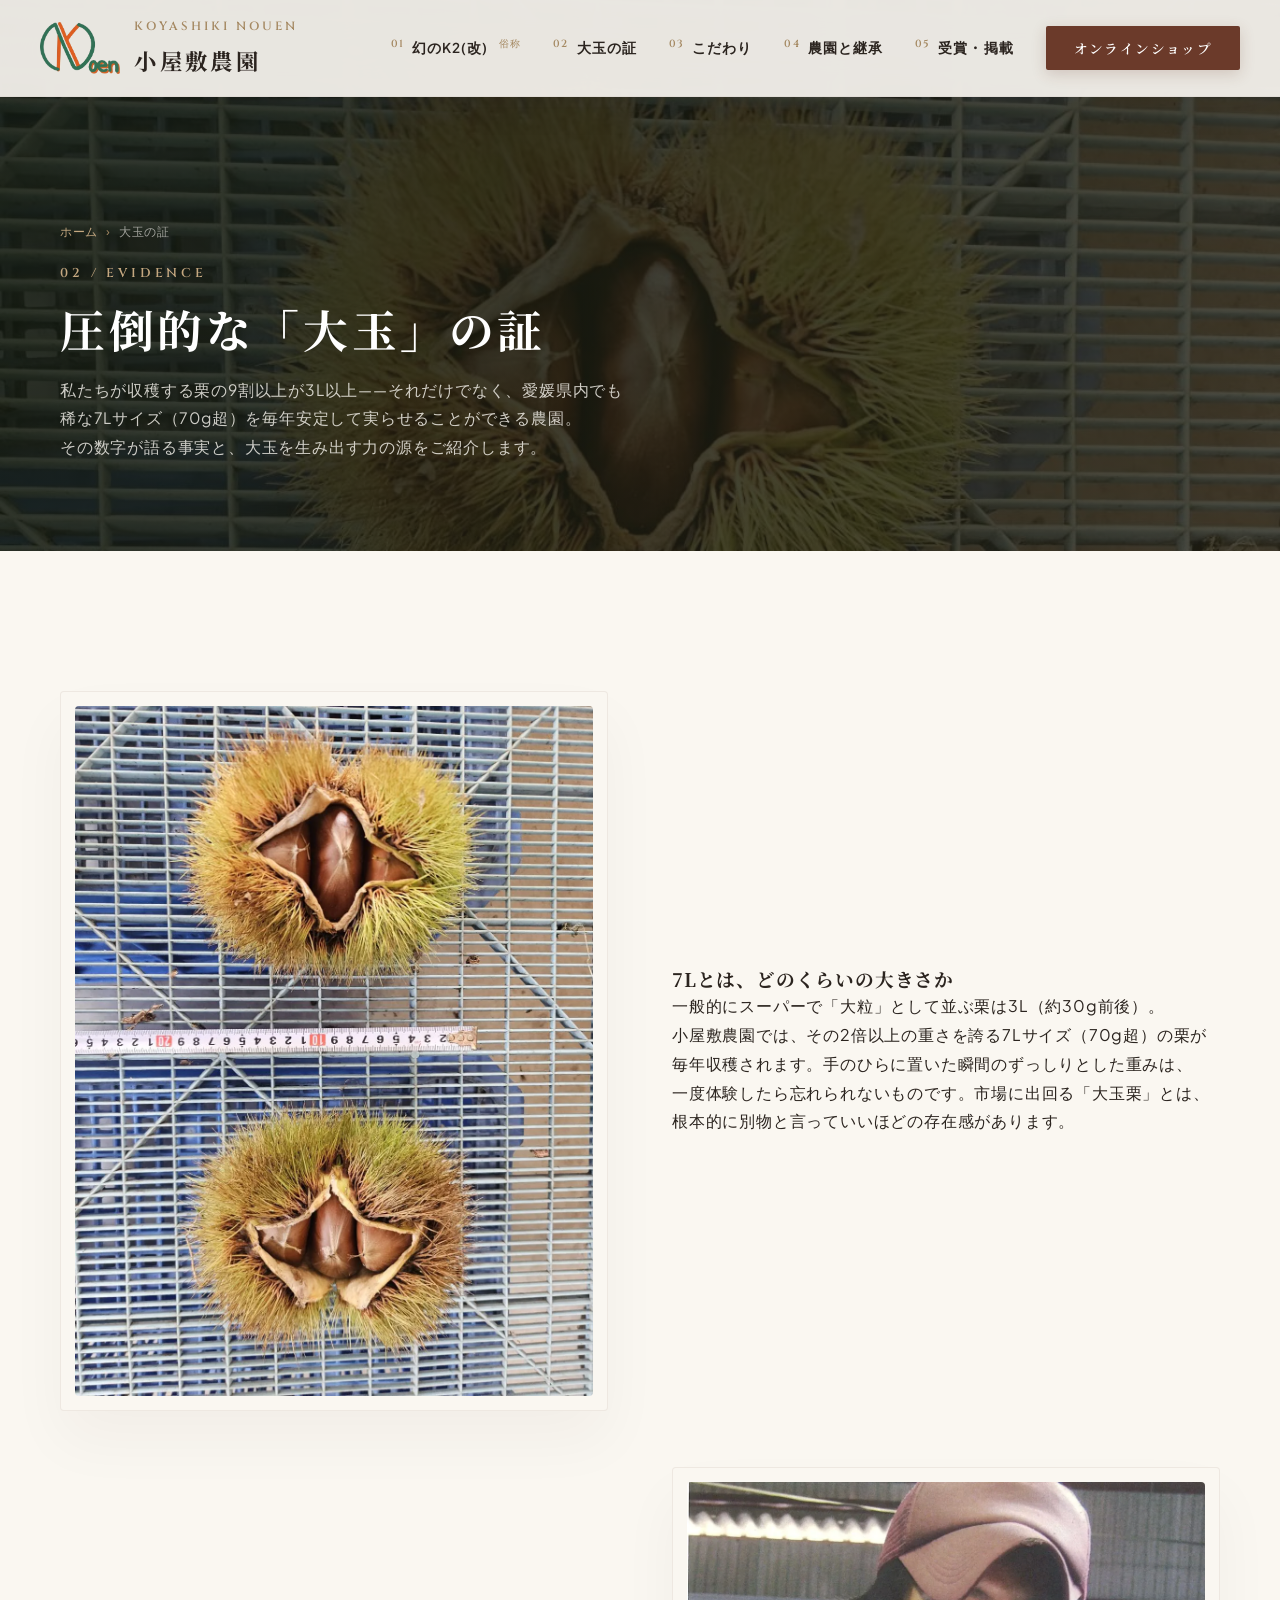
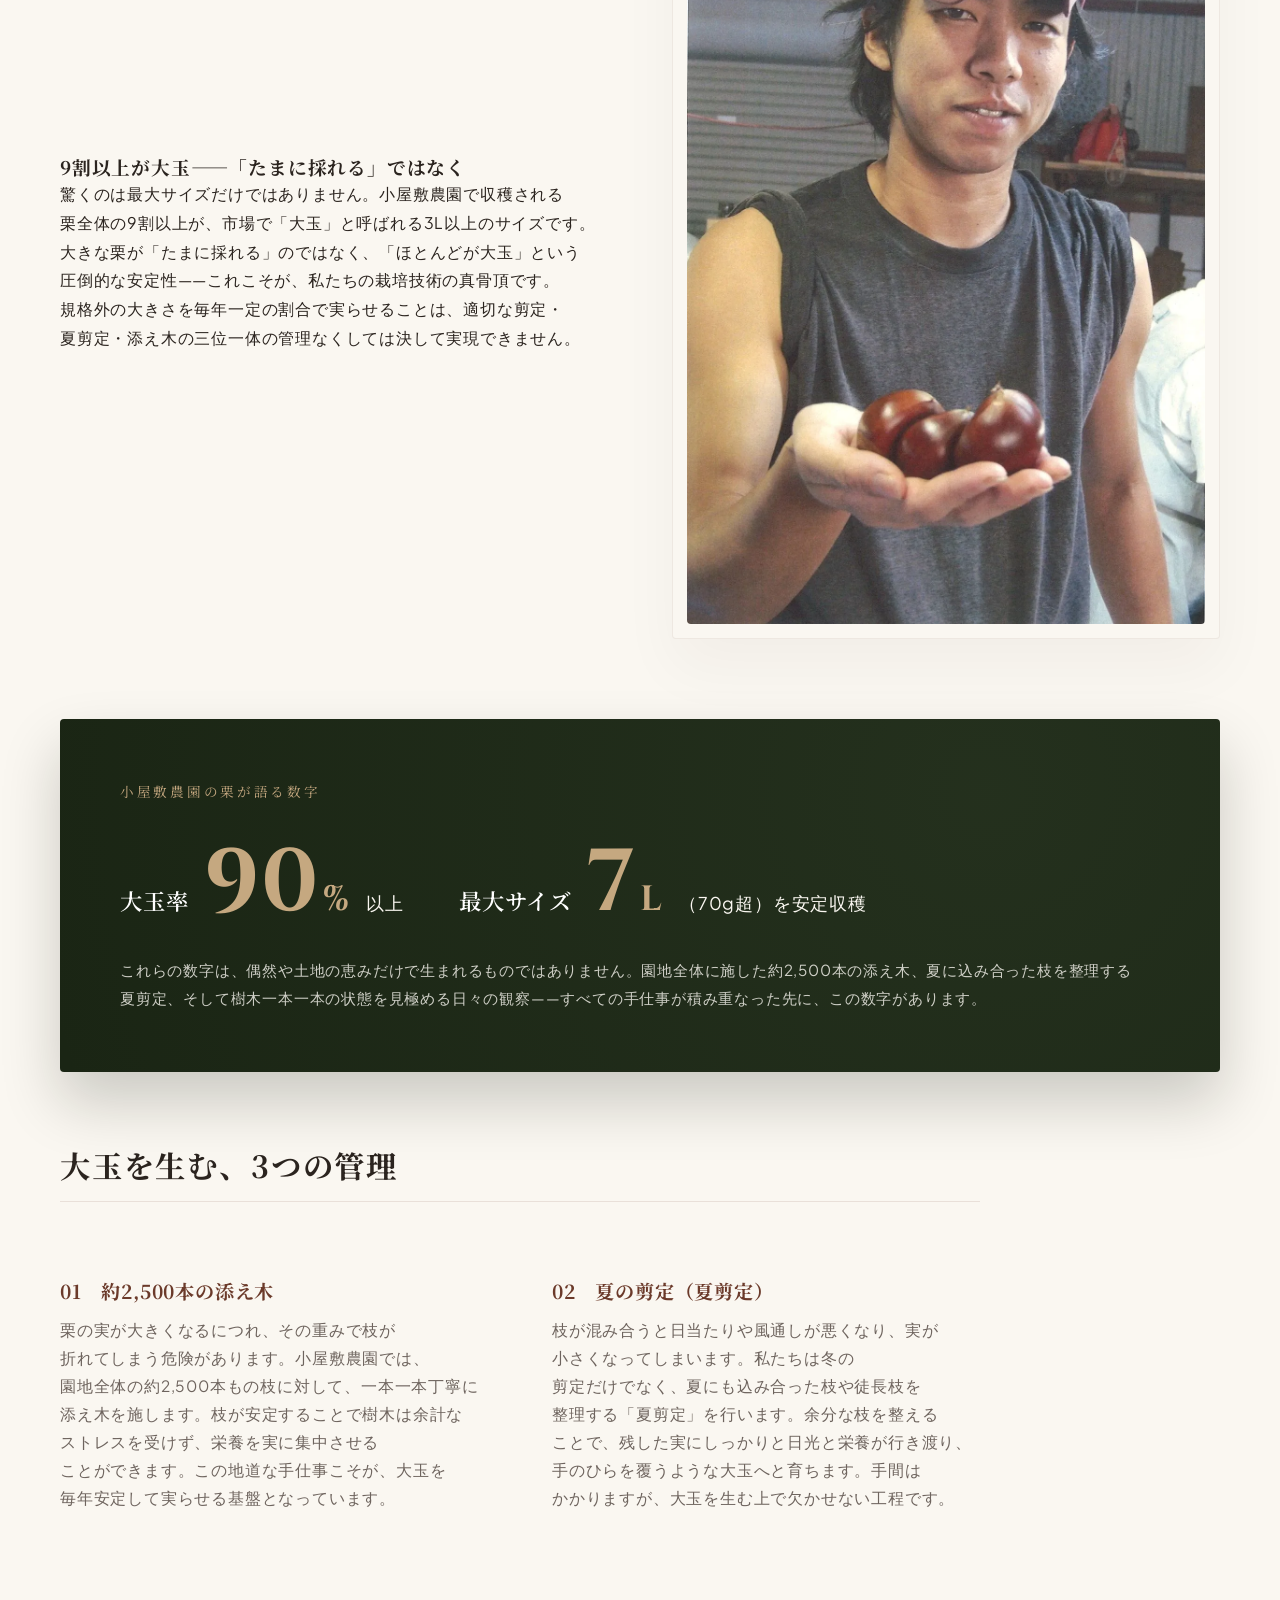
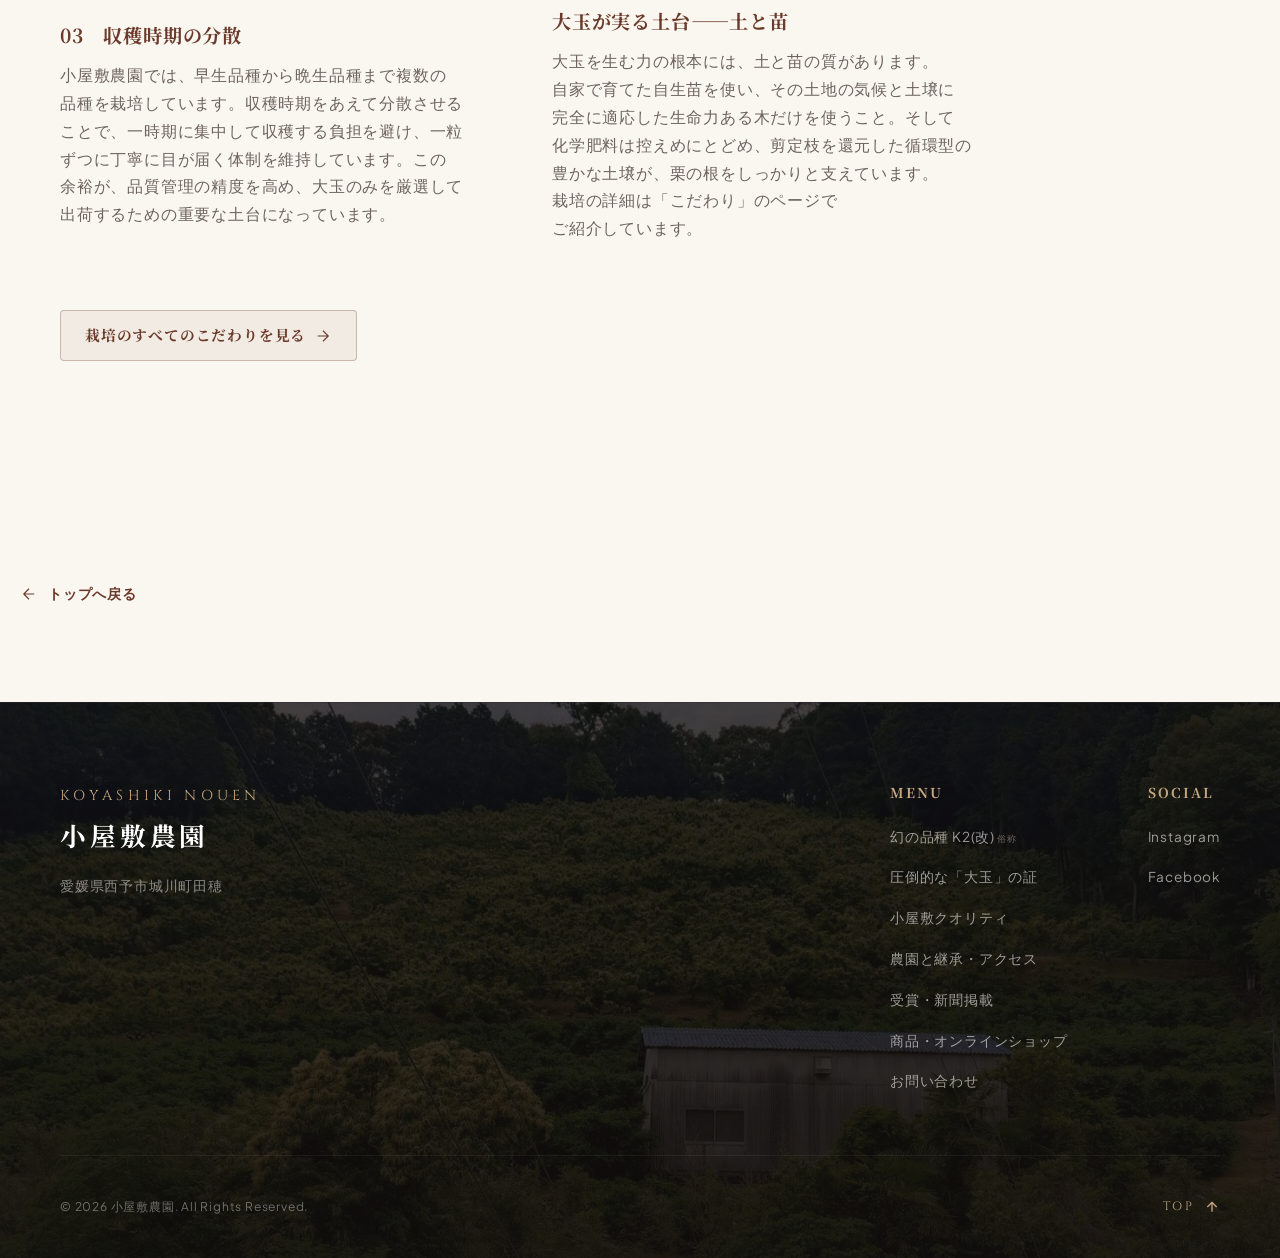
<file: quality.html>
<!DOCTYPE html>
<html lang="ja">
<head>
  <meta charset="UTF-8">
  <meta name="viewport" content="width=device-width, initial-scale=1.0">
  <title>圧倒的な「大玉」の証｜7Lサイズを実らせる栽培の力｜小屋敷農園</title>
  <meta name="description" content="小屋敷農園が収穫する栗の9割以上が3L以上。愛媛県内でも稀な7Lサイズ（70g超）を毎年安定して実らせる農園——その数字が語る事実と、大玉を生み出す力の源をご紹介します。">
  <link rel="canonical" href="https://koyashiki-nouen.com/quality.html">
  <meta property="og:title" content="圧倒的な「大玉」の証｜小屋敷農園">
  <meta property="og:description" content="大玉率9割超・最大7L（70g超）。数字が語る小屋敷農園の栗の実力。">
  <meta property="og:image" content="https://koyashiki-nouen.com/images/size-ruler.jpg">
  <meta property="og:url" content="https://koyashiki-nouen.com/quality.html">
  <meta property="og:type" content="article">
  <meta property="og:site_name" content="小屋敷農園">
  <meta property="og:locale" content="ja_JP">
  <meta name="twitter:card" content="summary_large_image">
  <meta name="twitter:image" content="https://koyashiki-nouen.com/images/size-ruler.jpg">
  <link rel="preconnect" href="https://fonts.googleapis.com">
  <link rel="preconnect" href="https://fonts.gstatic.com" crossorigin>
  <link href="https://fonts.googleapis.com/css2?family=Cinzel:wght@400;600&family=Noto+Serif+JP:wght@300;400;600;700&family=Plus+Jakarta+Sans:wght@300;400;600&display=swap" rel="stylesheet">
  <link rel="stylesheet" href="style.css?v=9">
  <script type="application/ld+json">
  {
    "@context": "https://schema.org",
    "@type": "BreadcrumbList",
    "itemListElement": [
      { "@type": "ListItem", "position": 1, "name": "ホーム", "item": "https://koyashiki-nouen.com/" },
      { "@type": "ListItem", "position": 2, "name": "大玉の証", "item": "https://koyashiki-nouen.com/quality.html" }
    ]
  }
  </script>
</head>
<body class="subpage">

  <header class="site-header" id="js-header">
    <div class="header-container">
      <div class="logo"><a href="index.html"><img class="logo-mark" src="images/logo-noen.png" alt="小屋敷農園 Noen ロゴ" width="80" height="52"><span class="logo-text"><span class="logo-sub">Koyashiki Nouen</span><span class="logo-main">小屋敷農園</span></span></a></div>
      <nav aria-label="グローバルナビゲーション">
        <ul class="nav-menu" id="js-nav-menu">
          <li><a href="k2.html" class="nav-item"><span>01</span> 幻のK2(改)<span class="nickname">俗称</span></a></li>
          <li><a href="quality.html" class="nav-item" aria-current="page"><span>02</span> 大玉の証</a></li>
          <li><a href="commitment.html" class="nav-item"><span>03</span> こだわり</a></li>
          <li><a href="about.html" class="nav-item"><span>04</span> 農園と継承</a></li>
          <li><a href="media.html" class="nav-item"><span>05</span> 受賞・掲載</a></li>
          <li><a href="products.html" class="nav-cta">オンラインショップ</a></li>
        </ul>
      </nav>
      <button class="menu-toggle" id="js-menu-toggle" aria-expanded="false" aria-controls="js-nav-menu" aria-label="メニュー開閉"><span class="line-1"></span><span class="line-2"></span></button>
    </div>
  </header>
  <div class="scroll-progress" id="js-scroll-progress"></div>

  <main>
    <section class="page-hero has-photo">
      <div class="page-hero-bg">
        <picture><source srcset="images/size-ruler.webp" type="image/webp">
          <img src="images/size-ruler.jpg" alt="定規と並べた小屋敷農園の大玉イガ栗" width="1108" height="1477"></picture>
      </div>
      <div class="container">
        <nav class="breadcrumb" aria-label="パンくず"><ol>
          <li><a href="index.html">ホーム</a></li>
          <li aria-current="page">大玉の証</li>
        </ol></nav>
        <span class="section-num">02 / EVIDENCE</span>
        <h1>圧倒的な「大玉」の証</h1>
        <p class="page-lead">私たちが収穫する栗の9割以上が3L以上——それだけでなく、愛媛県内でも稀な7Lサイズ（70g超）を毎年安定して実らせることができる農園。その数字が語る事実と、大玉を生み出す力の源をご紹介します。</p>
      </div>
    </section>

    <section class="section-layout">
      <div class="container">

        <div class="content-split" style="margin-bottom:56px;">
          <figure class="split-media floating-card" style="padding:14px;border-radius:4px;">
            <picture><source srcset="images/size-ruler.webp" type="image/webp">
              <img src="images/size-ruler.jpg" alt="定規と並べた大きな毬栗" width="1108" height="1477" loading="lazy"></picture>
          </figure>
          <div class="split-text">
            <h3>7Lとは、どのくらいの大きさか</h3>
            <p>一般的にスーパーで「大粒」として並ぶ栗は3L（約30g前後）。小屋敷農園では、その2倍以上の重さを誇る7Lサイズ（70g超）の栗が毎年収穫されます。手のひらに置いた瞬間のずっしりとした重みは、一度体験したら忘れられないものです。市場に出回る「大玉栗」とは、根本的に別物と言っていいほどの存在感があります。</p>
          </div>
        </div>

        <div class="content-split reverse" style="margin-bottom:72px;">
          <figure class="split-media floating-card" style="padding:14px;border-radius:4px;">
            <picture><source srcset="images/palm-chestnuts.webp" type="image/webp">
              <img src="images/palm-chestnuts.jpg" alt="手のひらにのせた小屋敷農園の大玉栗" width="1108" height="1587" loading="lazy"></picture>
          </figure>
          <div class="split-text">
            <h3>9割以上が大玉——「たまに採れる」ではなく</h3>
            <p>驚くのは最大サイズだけではありません。小屋敷農園で収穫される栗全体の9割以上が、市場で「大玉」と呼ばれる3L以上のサイズです。大きな栗が「たまに採れる」のではなく、「ほとんどが大玉」という圧倒的な安定性——これこそが、私たちの栽培技術の真骨頂です。規格外の大きさを毎年一定の割合で実らせることは、適切な剪定・夏剪定・添え木の三位一体の管理なくしては決して実現できません。</p>
          </div>
        </div>

        <div class="quality-banner">
          <div class="banner-bg"></div>
          <div class="banner-content">
            <span class="banner-tag">小屋敷農園の栗が語る数字</span>
            <div class="stat-rows">
              <div class="stat-row">
                <span class="stat-label">大玉率</span>
                <span class="stat-number">90<span class="unit">%</span></span>
                <span class="stat-suffix">以上</span>
              </div>
              <div class="stat-row">
                <span class="stat-label">最大サイズ</span>
                <span class="stat-number">7<span class="unit">L</span></span>
                <span class="stat-suffix">（70g超）を安定収穫</span>
              </div>
            </div>
            <p class="banner-text">
              これらの数字は、偶然や土地の恵みだけで生まれるものではありません。園地全体に施した約2,500本の添え木、夏に込み合った枝を整理する夏剪定、そして樹木一本一本の状態を見極める日々の観察——すべての手仕事が積み重なった先に、この数字があります。
            </p>
          </div>
        </div>

        <div class="prose wide" style="margin-top:72px;">
          <h2>大玉を生む、3つの管理</h2>

          <div class="content-split" style="margin:40px 0;">
            <div class="split-text">
              <h3>01　約2,500本の添え木</h3>
              <p>栗の実が大きくなるにつれ、その重みで枝が折れてしまう危険があります。小屋敷農園では、園地全体の約2,500本もの枝に対して、一本一本丁寧に添え木を施します。枝が安定することで樹木は余計なストレスを受けず、栄養を実に集中させることができます。この地道な手仕事こそが、大玉を毎年安定して実らせる基盤となっています。</p>
            </div>
            <div class="split-text">
              <h3>02　夏の剪定（夏剪定）</h3>
              <p>枝が混み合うと日当たりや風通しが悪くなり、実が小さくなってしまいます。私たちは冬の剪定だけでなく、夏にも込み合った枝や徒長枝を整理する「夏剪定」を行います。余分な枝を整えることで、残した実にしっかりと日光と栄養が行き渡り、手のひらを覆うような大玉へと育ちます。手間はかかりますが、大玉を生む上で欠かせない工程です。</p>
            </div>
          </div>

          <div class="content-split" style="margin-bottom:40px;">
            <div class="split-text">
              <h3>03　収穫時期の分散</h3>
              <p>小屋敷農園では、早生品種から晩生品種まで複数の品種を栽培しています。収穫時期をあえて分散させることで、一時期に集中して収穫する負担を避け、一粒ずつに丁寧に目が届く体制を維持しています。この余裕が、品質管理の精度を高め、大玉のみを厳選して出荷するための重要な土台になっています。</p>
            </div>
            <div class="split-text">
              <h3>大玉が実る土台——土と苗</h3>
              <p>大玉を生む力の根本には、土と苗の質があります。自家で育てた自生苗を使い、その土地の気候と土壌に完全に適応した生命力ある木だけを使うこと。そして化学肥料は控えめにとどめ、剪定枝を還元した循環型の豊かな土壌が、栗の根をしっかりと支えています。栽培の詳細は「こだわり」のページでご紹介しています。</p>
            </div>
          </div>

          <p><a class="detail-link" href="commitment.html">栽培のすべてのこだわりを見る
            <svg viewBox="0 0 24 24" width="18" height="18" stroke="currentColor" stroke-width="1.5" fill="none"><path d="M5 12h14M12 5l7 7-7 7"/></svg></a></p>
        </div>

      </div>
    </section>

    <div class="container page-back">
      <a href="index.html"><svg viewBox="0 0 24 24" width="18" height="18" stroke="currentColor" stroke-width="1.5" fill="none"><path d="M19 12H5M12 19l-7-7 7-7"/></svg> トップへ戻る</a>
    </div>
  </main>

  <footer class="site-footer">
    <div class="container">
      <div class="footer-top">
        <div class="footer-brand"><span class="en">KOYASHIKI NOUEN</span><span class="ja">小屋敷農園</span><address>愛媛県西予市城川町田穂</address></div>
        <div class="footer-links">
          <div class="link-group"><h4>Menu</h4><ul>
            <li><a href="k2.html">幻の品種 K2(改)<span class="nickname">俗称</span></a></li>
            <li><a href="quality.html">圧倒的な「大玉」の証</a></li>
            <li><a href="commitment.html">小屋敷クオリティ</a></li>
            <li><a href="about.html">農園と継承・アクセス</a></li>
            <li><a href="media.html">受賞・新聞掲載</a></li>
            <li><a href="products.html">商品・オンラインショップ</a></li>
            <li><a href="contact.html">お問い合わせ</a></li>
          </ul></div>
          <div class="link-group"><h4>Social</h4><ul>
            <li><a href="#" target="_blank" rel="noopener noreferrer">Instagram</a></li>
            <li><a href="#" target="_blank" rel="noopener noreferrer">Facebook</a></li>
          </ul></div>
        </div>
      </div>
      <div class="footer-bottom">
        <p class="copyright">&copy; 2026 小屋敷農園. All Rights Reserved.</p>
        <a href="index.html" class="btn-back-to-top"><span>TOP</span><svg viewBox="0 0 24 24" width="16" height="16" stroke="currentColor" stroke-width="2" fill="none"><path d="M12 19V5M5 12l7-7 7 7"/></svg></a>
      </div>
    </div>
  </footer>

  <script>
    document.addEventListener('DOMContentLoaded', () => {
      const mt = document.getElementById('js-menu-toggle'), nm = document.getElementById('js-nav-menu'), hd = document.getElementById('js-header');
      mt.addEventListener('click', () => { const e = mt.getAttribute('aria-expanded') === 'true'; mt.setAttribute('aria-expanded', !e); mt.classList.toggle('active'); nm.classList.toggle('active'); document.body.classList.toggle('menu-open'); });
      document.querySelectorAll('.nav-menu a').forEach(l => l.addEventListener('click', () => { mt.setAttribute('aria-expanded', 'false'); mt.classList.remove('active'); nm.classList.remove('active'); document.body.classList.remove('menu-open'); }));
      const sp = document.getElementById('js-scroll-progress');
      window.addEventListener('scroll', () => { const st = window.scrollY, dh = document.documentElement.scrollHeight - window.innerHeight; sp.style.width = (st / dh * 100) + '%'; if (st > 50) hd.classList.add('sticky'); else hd.classList.remove('sticky'); });
    });
  </script>
</body>
</html>
</file>
<file: style.css>
/* ==========================================================================
   小屋敷農園 - style.css (Weightless Wa-Modern / 浮遊する和モダン)
   ========================================================================== */

:root {
  /* Color System */
  --color-cream: #FAF7F1;
  --color-dark-bg: #1A2514;
  --color-dark-chestnut: #281A15;
  --color-chestnut: #6B3A2A;
  --color-chestnut-light: #8E4F39;
  --color-forest: #3A4A2F;
  --color-moss: #5E7153;
  --color-gold: #C5A880;
  --color-gold-dark: #A58962;
  
  --color-text-dark: #2B241F;
  --color-text-muted: #6E645E;
  --color-text-light: #FAF7F1;
  
  /* Fonts */
  --font-serif-en: 'Cinzel', serif;
  --font-serif-jp: 'Noto Serif JP', serif;
  --font-sans: 'Plus Jakarta Sans', 'Helvetica Neue', Arial, sans-serif;
  
  /* Animation */
  --transition-smooth: all 0.6s cubic-bezier(0.16, 1, 0.3, 1);
  --transition-normal: all 0.3s cubic-bezier(0.25, 0.8, 0.25, 1);
}

/* --- Base & Reset --- */
*, *::before, *::after {
  box-sizing: border-box;
  margin: 0;
  padding: 0;
}

html {
  scroll-behavior: smooth;
  -webkit-text-size-adjust: 100%;
}

body {
  background-color: var(--color-cream);
  color: var(--color-text-dark);
  font-family: var(--font-sans);
  line-height: 1.8;
  letter-spacing: 0.05em;
  overflow-x: hidden;
  font-feature-settings: "pkna" 1;
}

/* Typography */
h1, h2, h3, h4, h5, h6 {
  font-family: var(--font-serif-jp);
  font-weight: 700;
  line-height: 1.4;
}

a {
  color: inherit;
  text-decoration: none;
  transition: var(--transition-normal);
}

img, picture {
  display: block;
  max-width: 100%;
  height: auto;
}

/* Layout helper */
.container {
  max-width: 1240px;
  margin: 0 auto;
  padding: 0 40px;
  position: relative;
  z-index: 2;
}

@media (max-width: 768px) {
  .container {
    padding: 0 24px;
  }
}

.text-center {
  text-align: center;
}

/* Scroll progress bar */
.scroll-progress {
  position: fixed;
  top: 0;
  left: 0;
  height: 3px;
  background: linear-gradient(to right, var(--color-chestnut), var(--color-gold));
  z-index: 1002;
  width: 0;
  transition: width 0.1s ease-out;
}

/* --- Header / Navigation --- */
/* 日本語の折り返しを文節（文のまとまり）単位にして、行末の不自然な孤立文字を防ぐ（全体） */
body {
  word-break: auto-phrase;
  text-wrap: pretty;
}

.site-header {
  position: fixed;
  top: 0;
  left: 0;
  width: 100%;
  z-index: 1000;
  z-index: 1000;
  padding: 24px 0;
  background-color: rgba(250, 247, 241, 0.9);
  backdrop-filter: blur(20px);
  border-bottom: 1px solid rgba(107, 58, 42, 0.05);
  transition: var(--transition-smooth);
}

.site-header.sticky {
  background-color: rgba(250, 247, 241, 0.9);
  backdrop-filter: blur(20px);
  padding: 16px 0;
  box-shadow: 0 10px 40px rgba(43, 36, 31, 0.05);
  border-bottom: 1px solid rgba(107, 58, 42, 0.05);
}

.header-container {
  max-width: 1320px;
  margin: 0 auto;
  padding: 0 40px;
  display: flex;
  justify-content: space-between;
  align-items: center;
}

.logo a {
  display: flex;
  flex-direction: row;
  align-items: center;
  gap: 14px;
}

.logo-mark {
  height: 52px;
  width: auto;
  display: block;
}

.logo-text {
  display: flex;
  flex-direction: column;
}

.logo-sub {
  font-family: var(--font-serif-en);
  font-size: 0.75rem;
  letter-spacing: 0.25em;
  color: var(--color-gold-dark);
  text-transform: uppercase;
  font-weight: 600;
  margin-bottom: 2px;
}

.logo-main {
  font-family: var(--font-serif-jp);
  font-size: 1.4rem;
  font-weight: 700;
  letter-spacing: 0.15em;
  color: var(--color-text-dark);
}

.nav-menu {
  display: flex;
  align-items: center;
  gap: 32px;
  list-style: none;
}

.nav-item {
  font-size: 0.85rem;
  font-weight: 600;
  letter-spacing: 0.08em;
  padding: 8px 0;
  position: relative;
  display: flex;
  align-items: center;
  gap: 8px;
}

.nav-item span {
  font-family: var(--font-serif-en);
  font-size: 0.65rem;
  color: var(--color-gold-dark);
  position: relative;
  top: -4px;
}

.nav-item::after {
  content: "";
  position: absolute;
  bottom: 0;
  left: 0;
  width: 100%;
  height: 2px;
  background-color: var(--color-chestnut);
  transform: scaleX(0);
  transform-origin: right;
  transition: transform 0.4s cubic-bezier(0.16, 1, 0.3, 1);
}

.nav-item:hover::after {
  transform: scaleX(1);
  transform-origin: left;
}

.nav-cta {
  background-color: var(--color-chestnut);
  color: var(--color-white) !important;
  color: #fff !important;
  font-family: var(--font-serif-jp);
  font-size: 0.85rem;
  font-weight: 600;
  padding: 12px 28px;
  border-radius: 2px;
  letter-spacing: 0.1em;
  box-shadow: 0 4px 15px rgba(107, 58, 42, 0.2);
}

.nav-cta:hover {
  background-color: var(--color-dark-bg);
  transform: translateY(-2px);
  box-shadow: 0 8px 24px rgba(26, 37, 20, 0.25);
}

/* Dropdown submenus */
.nav-menu .dropdown {
  display: none;
  position: fixed;
  background: var(--color-white);
  border: 1px solid rgba(107, 58, 42, 0.12);
  box-shadow: 0 8px 32px rgba(43, 36, 31, 0.12);
  border-radius: 4px;
  padding: 6px 0;
  z-index: 9999;
  white-space: nowrap;
  min-width: 240px;
  list-style: none;
}
.nav-menu li.has-dropdown.open .dropdown { display: block; }
.nav-menu .dropdown li a {
  display: flex;
  align-items: center;
  gap: 8px;
  padding: 10px 20px;
  font-size: 0.78rem;
  font-weight: 500;
  letter-spacing: 0.04em;
  color: var(--color-text);
  transition: background 0.15s, color 0.15s;
}
.nav-menu .dropdown li a::before {
  content: "→";
  color: var(--color-chestnut);
  font-size: 0.7rem;
  flex-shrink: 0;
}
.nav-menu .dropdown li a:hover {
  background: var(--color-cream);
  color: var(--color-chestnut);
}
@media (max-width: 1024px) {
  .nav-menu .dropdown {
    display: block;
    position: static;
    transform: none;
    box-shadow: none;
    border: none;
    border-left: 2px solid rgba(107, 58, 42, 0.3);
    background: transparent;
    padding: 4px 0 0 16px;
    margin-top: -16px;
    white-space: normal;
    min-width: auto;
  }
  .nav-menu li.has-dropdown {
    display: flex;
    flex-direction: column;
    align-items: flex-start;
    gap: 6px;
  }
  .nav-menu .dropdown li a {
    padding: 4px 0;
    font-size: 0.75rem;
    color: var(--color-text-muted);
  }
  .nav-menu .dropdown li a:hover {
    background: transparent;
    color: var(--color-chestnut);
  }
}

/* Hamburger button */
.menu-toggle {
  display: none;
  background: none;
  border: none;
  cursor: pointer;
  width: 44px;
  height: 44px;
  position: relative;
  z-index: 1100;
  flex-direction: column;
  justify-content: center;
  align-items: center;
  gap: 6px;
}

.menu-toggle span {
  display: block;
  width: 24px;
  height: 2px;
  background-color: var(--color-text-dark);
  transition: var(--transition-smooth);
}

@media (max-width: 1024px) {
  .menu-toggle {
    display: flex;
  }

  .nav-menu {
    position: fixed;
    top: 0;
    right: -100%;
    width: 100%;
    max-width: 400px;
    height: 100vh;
    background-color: var(--color-cream);
    flex-direction: column;
    justify-content: center;
    align-items: flex-start;
    padding: 80px 40px;
    gap: 32px;
    box-shadow: -20px 0 60px rgba(43, 36, 31, 0.1);
    transition: var(--transition-smooth);
    z-index: 1050;
  }

  .nav-menu.active {
    right: 0;
  }

  .menu-toggle.active .line-1 {
    transform: translateY(4px) rotate(45deg);
  }

  .menu-toggle.active .line-2 {
    transform: translateY(-4px) rotate(-45deg);
  }
}

/* --- Hero Section --- */
.hero {
  position: relative;
  min-height: 100vh;
  display: flex;
  align-items: center;
  overflow: hidden;
  padding: 140px 0 100px 0;
}

.hero-bg-accent {
  position: absolute;
  top: 0;
  right: 0;
  width: 45%;
  height: 100%;
  background:
    linear-gradient(135deg, rgba(26, 37, 20, 0.50) 0%, rgba(13, 19, 10, 0.62) 100%),
    url("images/kentaro-portrait.jpg");
  background-size: cover;
  background-position: 100% 65%;
  z-index: 1;
  clip-path: polygon(15% 0, 100% 0, 100% 100%, 0 100%);
}

.hero-container {
  width: 100%;
  max-width: 1240px;
  margin: 0 auto;
  padding: 0 40px;
  display: grid;
  grid-template-columns: 1.1fr 1fr;
  align-items: center;
  gap: 80px;
  position: relative;
  z-index: 2;
}

.hero-visual {
  position: relative;
  z-index: 2;
  order: 2;
  transform: translate(-40px, 0);
  width: 100%;
}

.hero-image-clip {
  aspect-ratio: 1/1;
  overflow: hidden;
  border-radius: 6px;
  box-shadow: 0 30px 70px rgba(13, 19, 10, 0.55);
  position: relative;
  border: 1px solid rgba(250, 247, 241, 0.15);
  padding: 10px;
  background: rgba(20, 30, 15, 0.55);
}

.hero-image-clip img {
  width: 100%;
  height: 100%;
  object-fit: cover;
  transition: transform 10s cubic-bezier(0.16, 1, 0.3, 1);
}

.hero-visual:hover img {
  transform: scale(1.06);
}

.nickname {
  font-size: 0.65em;
  font-weight: 400;
  color: var(--color-text-muted);
  margin-left: 0.25em;
  vertical-align: baseline;
}

.accent-character .nickname {
  display: none;
}

.hero-floating-label {
  position: absolute;
  bottom: 30px;
  left: -30px;
  background-color: var(--color-cream);
  padding: 16px 18px;
  box-shadow: 0 20px 50px rgba(43, 36, 31, 0.15);
  border-left: 4px solid var(--color-chestnut);
  display: flex;
  flex-direction: column;
  gap: 4px;
  z-index: 3;
}

.hero-floating-label .tag {
  font-family: var(--font-serif-en);
  font-size: 1.1rem;
  font-weight: 700;
  color: var(--color-chestnut);
  letter-spacing: 0.05em;
}

.hero-floating-label .location {
  font-size: 0.85rem;
  font-weight: 600;
  color: var(--color-text-muted);
}

.hero-content {
  order: 1;
}

.hero-badge {
  display: inline-flex;
  align-items: center;
  gap: 8px;
  border: 1px solid var(--color-gold);
  padding: 6px 16px;
  margin-bottom: 32px;
}

.hero-badge span,
.hero-badge a {
  font-size: 0.8rem;
  font-weight: 700;
  color: var(--color-gold-dark);
  letter-spacing: 0.15em;
  font-family: var(--font-serif-jp);
  text-decoration: none;
}
.hero-badge a {
  display: block;
  padding: 6px 16px;
  margin: -6px -16px;
  border-radius: 2px;
  transition: background-color 0.2s, color 0.2s;
}
.hero-badge a:hover {
  background-color: var(--color-chestnut);
  color: #fff;
}

.hero-title {
  margin-bottom: 32px;
}

.hero-title .line-ja {
  display: block;
  font-size: clamp(2.2rem, 4vw, 3.4rem);
  color: var(--color-text-dark);
  line-height: 1.3;
}

.hero-title .line-ja.highlight {
  color: var(--color-chestnut);
  position: relative;
  display: inline-block;
  margin-left: 0.7em; /* 2行目「愛媛から」を少し下げる「ずらし」演出（控えめ） */
}

.hero-title .line-en {
  display: block;
  font-family: var(--font-serif-en);
  font-size: clamp(0.75rem, 1.5vw, 0.95rem);
  color: var(--color-gold-dark);
  letter-spacing: 0.4em;
  margin-top: 16px;
  font-weight: 600;
}

.hero-intro {
  margin-bottom: 40px;
}

.hero-intro .sub-copy {
  font-family: var(--font-serif-jp);
  font-size: 1.15rem;
  font-weight: 600;
  color: var(--color-forest);
  margin-bottom: 16px;
}

.hero-intro .desc {
  font-size: 0.95rem;
  color: var(--color-text-muted);
  line-height: 1.85;
}

.hero-actions {
  display: flex;
  align-items: center;
  gap: 40px;
}

.btn-modern-primary {
  display: inline-flex;
  align-items: center;
  gap: 16px;
  background-color: var(--color-chestnut);
  color: #fff;
  padding: 18px 36px;
  font-family: var(--font-serif-jp);
  font-size: 0.95rem;
  font-weight: 600;
  letter-spacing: 0.1em;
  box-shadow: 0 10px 30px rgba(107, 58, 42, 0.25);
  transition: var(--transition-smooth);
}

.btn-modern-primary:hover {
  background-color: var(--color-dark-bg);
  transform: translateY(-4px);
  box-shadow: 0 15px 40px rgba(26, 37, 20, 0.3);
}

.btn-scroll-down {
  display: flex;
  flex-direction: column;
  align-items: center;
  gap: 12px;
  font-family: var(--font-sans);
  font-size: 0.7rem;
  font-weight: 600;
  letter-spacing: 0.2em;
  color: var(--color-text-muted);
  transform: translateY(56px);
  animation: scroll-bob 2.4s infinite ease-in-out;
}

@keyframes scroll-bob {
  0%, 100% { transform: translateY(56px); }
  50% { transform: translateY(70px); }
}

.btn-scroll-down .arrow-line {
  width: 1px;
  height: 40px;
  background-color: var(--color-text-muted);
  position: relative;
  overflow: hidden;
}

.btn-scroll-down .arrow-line::after {
  content: "";
  position: absolute;
  top: 0;
  left: 0;
  width: 100%;
  height: 50%;
  background-color: var(--color-chestniut);
  background-color: var(--color-chestnut);
  animation: scroll-line-anim 2s infinite ease-in-out;
}

@keyframes scroll-line-anim {
  0% { transform: translateY(-100%); }
  80%, 100% { transform: translateY(200%); }
}

@media (max-width: 1024px) {
  .hero-bg-accent {
    width: 100%;
    height: 50%;
    top: auto;
    bottom: 0;
    clip-path: polygon(0 15%, 100% 0, 100% 100%, 0 100%);
  }

  .hero-container {
    grid-template-columns: 1fr;
    gap: 60px;
  }

  .hero-visual {
    order: -1;
    max-width: 540px;
    margin: 0 auto;
    width: 100%;
    transform: none;
  }

  .hero-floating-label {
    left: -20px;
  }
}

/* --- Section Layout --- */
.section-layout {
  padding: 140px 0;
  position: relative;
}

@media (max-width: 768px) {
  .section-layout {
    padding: 90px 0;
  }
}

.section-title-area {
  margin-bottom: 72px;
}

.section-title-area.text-center {
  display: flex;
  flex-direction: column;
  align-items: center;
}

.section-num {
  font-family: var(--font-serif-en);
  font-size: 0.8rem;
  letter-spacing: 0.3em;
  color: var(--color-gold-dark);
  font-weight: 600;
  display: block;
  margin-bottom: 12px;
}

.section-title-main {
  font-size: clamp(1.8rem, 3.5vw, 2.6rem);
  color: var(--color-text-dark);
  letter-spacing: 0.08em;
  margin-bottom: 16px;
}

.section-subtitle {
  font-size: 0.9rem;
  color: var(--color-text-muted);
}

/* Floating Card Base */
.floating-card {
  background-color: var(--color-cream);
  border: 1px solid rgba(107, 58, 42, 0.08);
  box-shadow: 0 30px 60px rgba(40, 26, 21, 0.04);
  transition: var(--transition-smooth);
}

.floating-card:hover {
  transform: translateY(-6px);
  box-shadow: 0 40px 80px rgba(107, 58, 42, 0.08);
  border-color: rgba(107, 58, 42, 0.2);
}

/* Accent Watermark Character */
.accent-character {
  position: absolute;
  top: 40px;
  right: -20px;
  font-family: var(--font-serif-en);
  font-size: 15rem;
  font-weight: 700;
  color: rgba(107, 58, 42, 0.02);
  line-height: 1;
  pointer-events: none;
  z-index: 1;
}

/* --- Section: Cultivar Story --- */
.story {
  background-color: #fff;
}

.story-layout {
  display: grid;
  grid-template-columns: 1fr 1fr;
  gap: 80px;
  align-items: center;
}

.story-media {
  padding: 16px;
  border-radius: 4px;
}

.story-media img {
  border-radius: 2px;
  width: 100%;
}

.media-caption {
  font-size: 0.75rem;
  color: var(--color-text-muted);
  margin-top: 12px;
  text-align: right;
  font-family: var(--font-serif-jp);
}

.story-desc-box {
  padding-right: 40px;
}

.story-lead {
  font-size: 1.4rem;
  color: var(--color-chestnut);
  line-height: 1.5;
  margin-bottom: 32px;
}

.story-body p {
  font-size: 0.95rem;
  color: var(--color-text-muted);
  margin-bottom: 24px;
  text-align: justify;
}

.story-body .highlight-p {
  border-left: 3px solid var(--color-moss);
  padding-left: 20px;
  color: var(--color-forest);
  font-weight: 600;
}

@media (max-width: 1024px) {
  .story-layout {
    grid-template-columns: 1fr;
    gap: 48px;
  }
  
  .story-desc-box {
    padding-right: 0;
  }
}

/* --- Section: Quality (Size Showcase) --- */
.quality {
  background-color: var(--color-cream);
}

.quality-grid {
  display: grid;
  grid-template-columns: 1fr 1fr;
  gap: 40px;
  margin-bottom: 60px;
}

.quality-card {
  border-radius: 4px;
  overflow: hidden;
}

.quality-media {
  aspect-ratio: 4/5;
  overflow: hidden;
}

.quality-media img {
  width: 100%;
  height: 100%;
  object-fit: cover;
  transition: var(--transition-smooth);
}

.quality-card:hover .quality-media img {
  transform: scale(1.04);
}

.card-content {
  padding: 32px;
}

.card-content h3 {
  font-size: 1.25rem;
  color: var(--color-chestnut);
  margin-bottom: 16px;
}

.card-content p {
  font-size: 0.9rem;
  color: var(--color-text-muted);
}

.quality-banner {
  position: relative;
  background-color: var(--color-dark-bg);
  border-radius: 4px;
  overflow: hidden;
  padding: 60px;
  margin-top: 80px;
  color: #fff;
  box-shadow: 0 30px 60px rgba(13, 19, 10, 0.2);
}

.banner-bg {
  position: absolute;
  top: 0;
  left: 0;
  width: 100%;
  height: 100%;
  background: radial-gradient(circle at 80% 20%, rgba(94, 113, 83, 0.15), transparent);
}

.banner-content {
  position: relative;
  z-index: 2;
  display: flex;
  flex-direction: column;
  gap: 28px;
}

.stat-rows {
  display: flex;
  gap: 56px;
  align-items: baseline;
  flex-wrap: wrap;
}

.banner-tag {
  display: inline-block;
  font-family: var(--font-serif-jp);
  font-size: 0.85rem;
  color: var(--color-gold);
  letter-spacing: 0.2em;
  margin-bottom: 8px;
  grid-column: 1 / -1;
}

.stat-row {
  display: flex;
  align-items: baseline;
  gap: 16px;
}

.stat-label {
  font-family: var(--font-serif-jp);
  font-size: 1.4rem;
  font-weight: 600;
}

.stat-number {
  font-family: var(--font-serif-en);
  font-size: 5.5rem;
  font-weight: 700;
  color: var(--color-gold);
  line-height: 1;
}

.stat-number .unit {
  font-size: 2.2rem;
  margin-left: 4px;
}

.stat-suffix {
  font-size: 1.1rem;
  color: var(--color-text-light);
}

.banner-text {
  font-size: 0.95rem;
  color: rgba(250, 247, 241, 0.8);
  line-height: 1.85;
}

@media (max-width: 960px) {
  .quality-grid {
    grid-template-columns: 1fr;
  }
  
  .stat-rows {
    gap: 32px;
  }

  .stat-number {
    font-size: 4.5rem;
  }
}

/* --- Section: Commitment --- */
.commitment {
  background-color: #fff;
}

.pillars-container {
  display: flex;
  flex-direction: column;
  gap: 0;
  border-top: 1px solid rgba(107, 58, 42, 0.1);
  margin-bottom: 80px;
}

.pillar-row {
  display: grid;
  grid-template-columns: 120px 1fr;
  padding: 48px 0;
  border-bottom: 1px solid rgba(107, 58, 42, 0.1);
  transition: var(--transition-normal);
}

.pillar-row:hover {
  background-color: var(--color-cream);
  padding-left: 24px;
  padding-right: 24px;
}

.pillar-number {
  font-family: var(--font-serif-en);
  font-size: 2.2rem;
  font-weight: 700;
  color: var(--color-gold-dark);
  line-height: 1;
}

.pillar-info h3 {
  font-size: 1.35rem;
  color: var(--color-text-dark);
  margin-bottom: 16px;
}

.pillar-info p {
  font-size: 0.95rem;
  color: var(--color-text-muted);
  max-width: 800px;
}

.commitment-visuals {
  display: grid;
  grid-template-columns: 1fr 1fr;
  gap: 40px;
}

.commitment-visuals .visual-card {
  padding: 16px;
  border-radius: 4px;
}

.commitment-visuals .visual-card img {
  border-radius: 2px;
  width: 100%;
}

.commitment-visuals .visual-card span {
  display: block;
  margin-top: 12px;
  font-size: 0.8rem;
  color: var(--color-text-muted);
  text-align: center;
  font-family: var(--font-serif-jp);
}

@media (max-width: 768px) {
  .pillar-row {
    grid-template-columns: 1fr;
    gap: 16px;
    padding: 32px 0;
  }
  
  .pillar-row:hover {
    padding-left: 12px;
    padding-right: 12px;
  }

  .commitment-visuals {
    grid-template-columns: 1fr;
  }
}

/* --- Section: Farm & Origins --- */
.farm {
  background-color: var(--color-dark-bg);
  background-image: linear-gradient(rgba(26, 37, 20, 0.62), rgba(26, 37, 20, 0.72)), url("images/orchard-hill.jpg");
  background-size: cover;
  background-position: center;
  color: #fff;
  overflow: hidden;
}

.farm-overlay-bg {
  position: absolute;
  top: 0;
  left: 0;
  width: 100%;
  height: 100%;
  background: radial-gradient(circle at 20% 80%, rgba(107, 58, 42, 0.12), transparent);
  pointer-events: none;
}

.farm-grid {
  display: grid;
  grid-template-columns: 1.1fr 1fr;
  gap: 80px;
  align-items: center;
}

.farm .section-title-main {
  color: #fff;
}

.farm .section-subtitle {
  color: rgba(250, 247, 241, 0.7);
}

.farm-text p {
  font-size: 0.95rem;
  color: rgba(250, 247, 241, 0.75);
  margin-bottom: 24px;
}

.farm-badges {
  display: flex;
  gap: 32px;
  margin-top: 48px;
}

.f-badge {
  display: flex;
  flex-direction: column;
}

.f-badge .badge-num {
  font-family: var(--font-serif-en);
  font-size: 2.2rem;
  font-weight: 700;
  color: var(--color-gold);
  line-height: 1.2;
}

.f-badge .badge-num .unit {
  font-size: 1rem;
  margin-left: 2px;
  font-family: var(--font-serif-jp);
}

.f-badge .badge-txt {
  font-size: 0.75rem;
  color: rgba(250, 247, 241, 0.5);
  margin-top: 4px;
}

.farm-gallery {
  display: grid;
  grid-template-columns: repeat(2, 1fr);
  gap: 24px;
  position: relative;
}

.farm-gallery .gallery-item-1 {
  grid-column: 1 / span 2;
  padding: 12px;
  border-radius: 4px;
  background-color: rgba(250, 247, 241, 0.05);
  border: 1px solid rgba(250, 247, 241, 0.1);
}

.farm-gallery .gallery-item-2 {
  grid-column: 2 / span 1;
  transform: translateY(-40px);
  padding: 12px;
  border-radius: 4px;
  background-color: rgba(250, 247, 241, 0.05);
  border: 1px solid rgba(250, 247, 241, 0.1);
}

.farm-gallery img {
  border-radius: 2px;
  width: 100%;
}

.farm-gallery .caption {
  font-size: 0.7rem;
  color: rgba(250, 247, 241, 0.5);
  margin-top: 8px;
  text-align: right;
  font-family: var(--font-serif-jp);
}

@media (max-width: 1024px) {
  .farm-grid {
    grid-template-columns: 1fr;
    gap: 60px;
  }
  
  .farm-gallery {
    max-width: 600px;
    margin: 0 auto;
    width: 100%;
  }

  .farm-gallery .gallery-item-2 {
    transform: none;
    grid-column: 1 / -1;
  }
}

/* --- Section: Product Preview --- */
.preview {
  background-color: var(--color-cream);
  text-align: center;
}

.preview-box {
  max-width: 860px;
  margin: 0 auto;
  background-color: #fff;
  border: 1px solid rgba(107, 58, 42, 0.08);
  box-shadow: 0 40px 80px rgba(43, 36, 31, 0.05);
  padding: 80px 60px;
  border-radius: 4px;
  position: relative;
}

.preview-tag {
  display: inline-block;
  font-family: var(--font-serif-en);
  font-size: 0.75rem;
  letter-spacing: 0.25em;
  color: var(--color-chestnut);
  font-weight: 700;
  margin-bottom: 24px;
}

.preview-title {
  margin-bottom: 32px;
}

.preview-title .en {
  display: block;
  font-family: var(--font-serif-en);
  font-size: 1.8rem;
  color: var(--color-gold-dark);
  font-weight: 600;
  margin-bottom: 8px;
}

.preview-title .ja {
  display: block;
  font-size: 1.6rem;
  color: var(--color-text-dark);
}

.preview-desc {
  font-size: 0.95rem;
  color: var(--color-text-muted);
  line-height: 1.9;
  margin-bottom: 40px;
  text-align: justify;
}

.preview-status-card {
  border-top: 1px solid rgba(107, 58, 42, 0.1);
  padding-top: 32px;
  display: flex;
  flex-direction: column;
  align-items: center;
  gap: 12px;
}

.status-indicator {
  display: inline-flex;
  align-items: center;
  gap: 12px;
  background-color: var(--color-cream);
  padding: 8px 24px;
  border-radius: 100px;
}

.status-indicator .pulse {
  width: 8px;
  height: 8px;
  background-color: var(--color-chestnut);
  border-radius: 50%;
  animation: pulse-glow 2s infinite;
}

@keyframes pulse-glow {
  0% { transform: scale(0.9); box-shadow: 0 0 0 0 rgba(107, 58, 42, 0.7); }
  70% { transform: scale(1); box-shadow: 0 0 0 8px rgba(107, 58, 42, 0); }
  100% { transform: scale(0.9); box-shadow: 0 0 0 0 rgba(107, 58, 42, 0); }
}

.status-indicator .text {
  font-size: 0.85rem;
  font-weight: 700;
  color: var(--color-chestnut);
  letter-spacing: 0.1em;
}

.preview-status-card .note {
  font-size: 0.8rem;
  color: var(--color-text-muted);
}

@media (max-width: 768px) {
  .preview-box {
    padding: 48px 24px;
  }
  
  .preview-title .ja {
    font-size: 1.3rem;
  }
}

/* --- Award Block --- */
.award-block {
  background-color: var(--color-dark-chestnut);
  background-image: linear-gradient(rgba(38, 23, 17, 0.62), rgba(38, 23, 17, 0.72)), url("images/branch-path.jpg");
  background-size: cover;
  background-position: center;
  color: #fff;
  padding: 100px 0;
  text-align: center;
  position: relative;
}

.award-inner {
  max-width: 800px;
  margin: 0 auto;
  position: relative;
  z-index: 2;
}

.award-category {
  font-family: var(--font-serif-jp);
  font-size: 0.85rem;
  color: var(--color-gold);
  letter-spacing: 0.35em;
  display: block;
  margin-bottom: 20px;
}

.award-title-main {
  font-size: clamp(1.6rem, 3.2vw, 2.4rem);
  line-height: 1.4;
  margin-bottom: 24px;
  color: #fff;
  font-weight: 700;
  letter-spacing: 0.1em;
}

.award-desc-text {
  font-size: 0.95rem;
  color: rgba(250, 247, 241, 0.75);
  line-height: 1.85;
}

/* --- Section: Contact --- */
.contact {
  background-color: #fff;
}

.contact-grid {
  display: grid;
  grid-template-columns: 1fr 1.2fr;
  gap: 80px;
  align-items: start;
}

.contact-info-area .info-p {
  font-size: 0.95rem;
  color: var(--color-text-muted);
  line-height: 1.85;
  margin-bottom: 40px;
}

.farm-address-box h4 {
  font-size: 1.2rem;
  color: var(--color-text-dark);
  margin-bottom: 8px;
}

.farm-address-box .address {
  font-size: 0.95rem;
  color: var(--color-text-muted);
}

.contact-form-area {
  padding: 36px 40px;
  border-radius: 4px;
}

.contact-map {
  margin-top: 56px;
  border-radius: 6px;
  overflow: hidden;
  box-shadow: 0 18px 44px rgba(43, 36, 31, 0.08);
  border: 1px solid rgba(107, 58, 42, 0.08);
}
.contact-map iframe {
  display: block;
  width: 100%;
  height: 380px;
  border: 0;
}

.modern-form {
  display: flex;
  flex-direction: column;
  gap: 18px;
}

.form-row {
  display: flex;
  flex-direction: column;
  gap: 8px;
}

.form-row label {
  font-size: 0.85rem;
  font-weight: 700;
  color: var(--color-text-dark);
  display: flex;
  align-items: center;
  gap: 8px;
}

.form-row label .required {
  background-color: var(--color-chestnut);
  color: #fff;
  font-size: 0.65rem;
  padding: 2px 6px;
  border-radius: 2px;
}

.form-row input,
.form-row textarea {
  width: 100%;
  padding: 16px;
  border: 1px solid rgba(107, 58, 42, 0.15);
  background-color: var(--color-cream);
  border-radius: 2px;
  font-family: var(--font-sans);
  font-size: 0.95rem;
  color: var(--color-text-dark);
  transition: var(--transition-normal);
}

.form-row input:focus,
.form-row textarea:focus {
  outline: none;
  border-color: var(--color-chestnut);
  background-color: #fff;
  box-shadow: 0 0 0 4px rgba(107, 58, 42, 0.08);
}

.btn-submit {
  width: 100%;
  display: inline-flex;
  align-items: center;
  justify-content: center;
  gap: 16px;
  background-color: var(--color-chestnut);
  color: #fff;
  padding: 18px;
  border: none;
  font-family: var(--font-serif-jp);
  font-size: 0.95rem;
  font-weight: 600;
  cursor: pointer;
  box-shadow: 0 10px 30px rgba(107, 58, 42, 0.2);
  transition: var(--transition-smooth);
}

.btn-submit:hover {
  background-color: var(--color-dark-bg);
  transform: translateY(-2px);
  box-shadow: 0 15px 40px rgba(26, 37, 20, 0.25);
}

@media (max-width: 1024px) {
  .contact-grid {
    grid-template-columns: 1fr;
    gap: 48px;
  }
  
  .contact-form-area {
    padding: 28px 22px;
  }
  .contact-map iframe { height: 300px; }
}

/* --- Footer --- */
.site-footer {
  background-color: #110e0c;
  background-image: linear-gradient(rgba(17, 14, 12, 0.75), rgba(17, 14, 12, 0.85)), url("images/valley-hut.jpg");
  background-size: cover;
  background-position: center;
  color: #fff;
  padding: 80px 0 40px 0;
  border-top: 1px solid rgba(250, 247, 241, 0.05);
}

.footer-top {
  display: flex;
  justify-content: space-between;
  align-items: flex-start;
  margin-bottom: 60px;
  flex-wrap: wrap;
  gap: 48px;
}

.footer-brand {
  display: flex;
  flex-direction: column;
}

.footer-brand .en {
  font-family: var(--font-serif-en);
  font-size: 0.9rem;
  letter-spacing: 0.3em;
  color: var(--color-gold);
  margin-bottom: 4px;
}

.footer-brand .ja {
  font-family: var(--font-serif-jp);
  font-size: 1.6rem;
  font-weight: 700;
  letter-spacing: 0.15em;
  margin-bottom: 16px;
}

.footer-brand address {
  font-style: normal;
  font-size: 0.85rem;
  color: rgba(250, 247, 241, 0.5);
}

.footer-links {
  display: flex;
  gap: 80px;
}

.link-group h4 {
  font-size: 0.85rem;
  color: var(--color-gold);
  letter-spacing: 0.15em;
  text-transform: uppercase;
  margin-bottom: 20px;
}

.link-group ul {
  list-style: none;
  display: flex;
  flex-direction: column;
  gap: 12px;
}

.link-group ul li a {
  font-size: 0.85rem;
  color: rgba(250, 247, 241, 0.6);
}

.link-group ul li a:hover {
  color: #fff;
  padding-left: 4px;
}

.footer-bottom {
  border-top: 1px solid rgba(250, 247, 241, 0.05);
  padding-top: 40px;
  display: flex;
  justify-content: space-between;
  align-items: center;
  flex-wrap: wrap;
  gap: 24px;
}

.copyright {
  font-size: 0.75rem;
  color: rgba(250, 247, 241, 0.4);
}

.btn-back-to-top {
  display: inline-flex;
  align-items: center;
  gap: 10px;
  font-family: var(--font-serif-en);
  font-size: 0.75rem;
  letter-spacing: 0.2em;
  color: var(--color-gold);
}

.btn-back-to-top:hover {
  transform: translateY(-4px);
}

@media (max-width: 768px) {
  .footer-links {
    gap: 40px;
  }
}

/* ==========================================================================
   下層ページ用（ハブ&深掘り） — 既存トークンを再利用
   ========================================================================== */

/* Page hero (sub pages) */
.page-hero {
  position: relative;
  padding: 180px 0 70px;
  background-color: var(--color-dark-bg);
  color: #fff;
  overflow: hidden;
}
.page-hero:not(.has-photo) {
  background-image: url("images/valley-hut.jpg");
  background-size: cover;
  background-position: center 35%;
}
.page-hero.has-photo { padding: 220px 0 90px; }
.page-hero .page-hero-bg { position: absolute; inset: 0; z-index: 0; }
.page-hero .page-hero-bg img { width: 100%; height: 100%; object-fit: cover; opacity: 0.34; }
.page-hero::after {
  content: ""; position: absolute; inset: 0; z-index: 1;
  background: linear-gradient(120deg, rgba(13,19,10,0.65) 0%, rgba(40,26,21,0.38) 100%);
}
.page-hero .container { position: relative; z-index: 2; }
.page-hero .section-num { color: var(--color-gold); }
.page-hero h1 {
  font-family: var(--font-serif-jp);
  font-size: clamp(1.9rem, 4vw, 2.8rem);
  letter-spacing: 0.08em; color: #fff; margin-bottom: 16px;
}
.page-hero .page-lead { color: rgba(250,247,241,0.8); max-width: 640px; font-size: 0.98rem; text-wrap: balance; }

/* Breadcrumb */
.breadcrumb { font-size: 0.78rem; letter-spacing: 0.06em; margin-bottom: 20px; color: rgba(250,247,241,0.7); }
.breadcrumb ol { list-style: none; display: flex; flex-wrap: wrap; gap: 8px; }
.breadcrumb li::after { content: "›"; margin-left: 8px; color: var(--color-gold-dark); }
.breadcrumb li:last-child::after { content: ""; }
.breadcrumb a { color: var(--color-gold); }
.breadcrumb a:hover { color: #fff; }
.breadcrumb [aria-current="page"] { color: rgba(250,247,241,0.6); }

/* Prose (article body) */
.prose { max-width: 760px; }
.prose.wide { max-width: 920px; }
.prose h2 {
  font-size: clamp(1.4rem, 2.6vw, 1.9rem); color: var(--color-text-dark);
  margin: 56px 0 20px; letter-spacing: 0.06em;
  padding-bottom: 14px; border-bottom: 1px solid rgba(107,58,42,0.12);
}
.prose h2:first-child { margin-top: 0; }
.prose h3 { font-size: 1.2rem; color: var(--color-chestnut); margin: 36px 0 12px; }
.prose p { font-size: 0.97rem; color: var(--color-text-muted); margin-bottom: 20px; }
.prose strong { color: var(--color-forest); font-weight: 700; }
.prose ul { margin: 0 0 24px 1.1em; }
.prose li { font-size: 0.97rem; color: var(--color-text-muted); margin-bottom: 10px; }
.prose .lead-text {
  font-family: var(--font-serif-jp); font-size: 1.25rem; line-height: 1.7;
  color: var(--color-chestnut); margin-bottom: 32px;
}
.prose figure { margin: 32px 0; }
.prose figure img { border-radius: 4px; width: 100%; }
.prose figcaption { font-size: 0.78rem; color: var(--color-text-muted); margin-top: 10px; text-align: right; }

/* Two-column content (text + media) */
.content-split { display: grid; grid-template-columns: 1fr 1fr; gap: 64px; align-items: center; }
.content-split.reverse .split-media { order: 2; }
.content-split .split-media img { border-radius: 4px; width: 100%; }
@media (max-width: 900px) {
  .content-split { grid-template-columns: 1fr; gap: 36px; }
  .content-split.reverse .split-media { order: -1; }
}

/* Info table (access / overview) */
.info-table { width: 100%; border-collapse: collapse; margin: 8px 0 0; }
.info-table th, .info-table td {
  text-align: left; padding: 16px 4px; border-bottom: 1px solid rgba(107,58,42,0.12);
  font-size: 0.95rem; vertical-align: top;
}
.info-table th {
  width: 30%; color: var(--color-forest); font-family: var(--font-serif-jp);
  font-weight: 700; white-space: nowrap;
}
.info-table td { color: var(--color-text-muted); }

/* Media clippings (newspaper) */
.clip-grid { display: grid; grid-template-columns: 1fr 1fr; gap: 32px; }
.clip-grid figure { margin: 0; }
.clip-grid .clip-frame {
  background: #fff; padding: 14px; border: 1px solid rgba(107,58,42,0.1);
  box-shadow: 0 24px 50px rgba(40,26,21,0.06); border-radius: 4px;
}
.clip-grid img { width: 100%; border-radius: 2px; }
.clip-grid figcaption { font-size: 0.82rem; color: var(--color-text-muted); margin-top: 12px; }
.clip-grid .credit { display:block; font-size: 0.72rem; color: var(--color-gold-dark); margin-top: 4px; }
@media (max-width: 768px) { .clip-grid { grid-template-columns: 1fr; } }

/* "詳しく見る" inline link & figure links on top page */
.detail-link {
  display: inline-flex; align-items: center; gap: 8px;
  font-family: var(--font-serif-jp); font-weight: 700; font-size: 0.92rem;
  color: var(--color-chestnut); margin-top: 8px;
  padding: 11px 24px;
  border: 1px solid rgba(107, 58, 42, 0.3);
  border-radius: 4px;
  background-color: rgba(107, 58, 42, 0.06);
  transition: var(--transition-smooth);
}
.detail-link svg { transition: var(--transition-normal); }
.detail-link:hover {
  color: #fff;
  background-color: var(--color-chestnut);
  border-color: var(--color-chestnut);
  box-shadow: 0 6px 18px rgba(107, 58, 42, 0.22);
}
.detail-link:hover svg { transform: translateX(5px); }
a.fig-link { display: block; position: relative; overflow: hidden; border-radius: 2px; }
a.fig-link img { transition: var(--transition-smooth); }
a.fig-link:hover img { transform: scale(1.05); }
a.fig-link .fig-more {
  position: absolute; left: 0; right: 0; bottom: 0; z-index: 3;
  background: linear-gradient(0deg, rgba(13,19,10,0.78), transparent);
  color: #fff; font-family: var(--font-serif-jp); font-size: 0.85rem; font-weight: 600;
  padding: 28px 18px 14px; display: flex; align-items: center; gap: 8px;
  opacity: 0; transform: translateY(8px); transition: var(--transition-smooth);
}
a.fig-link:hover .fig-more { opacity: 1; transform: translateY(0); }
/* 画像リンクに常時表示のクリック誘導バッジ（全ページ共通） */
a.fig-link::after {
  content: "クリックで見る";
  position: absolute; top: 14px; right: 14px; z-index: 4;
  background-color: rgba(107, 58, 42, 0.92);
  color: #fff;
  font-family: var(--font-serif-jp);
  font-size: 0.72rem; font-weight: 600; letter-spacing: 0.06em;
  padding: 7px 14px; border-radius: 100px;
  box-shadow: 0 4px 14px rgba(43, 36, 31, 0.28);
  transition: var(--transition-smooth);
  pointer-events: none;
}
a.fig-link:hover::after { background-color: var(--color-dark-bg); transform: translateY(-2px); }
.detail-link.primary {
  color: #fff;
  background-color: var(--color-chestnut);
  border-color: var(--color-chestnut);
  box-shadow: 0 4px 15px rgba(107, 58, 42, 0.25);
}
.detail-link.primary:hover {
  background-color: var(--color-dark-bg);
  border-color: var(--color-dark-bg);
  box-shadow: 0 8px 24px rgba(26, 37, 20, 0.3);
  color: #fff;
}

.detail-link.on-dark {
  color: var(--color-gold);
  border-color: rgba(197, 168, 128, 0.45);
  background-color: rgba(255, 255, 255, 0.05);
}
.detail-link.on-dark:hover {
  color: var(--color-dark-bg);
  background-color: var(--color-gold);
  border-color: var(--color-gold);
  box-shadow: 0 6px 18px rgba(0, 0, 0, 0.25);
}

/* Back-link block */
.page-back { padding: 60px 0 90px; }
.page-back a { display: inline-flex; align-items: center; gap: 10px; color: var(--color-chestnut); font-weight: 600; font-size: 0.9rem; }
.page-back a:hover { color: var(--color-dark-bg); }

/* Form note / honeypot */
.form-note { font-size: 0.78rem; color: var(--color-text-muted); margin-top: 12px; line-height: 1.7; }
.hp-field { position: absolute; left: -9999px; width: 1px; height: 1px; overflow: hidden; }

/* Sub-pages: header always visible (over dark page-hero) */
body.subpage .site-header {
  background-color: rgba(250, 247, 241, 0.92);
  backdrop-filter: blur(20px);
  padding: 16px 0;
  box-shadow: 0 10px 40px rgba(43, 36, 31, 0.05);
  border-bottom: 1px solid rgba(107, 58, 42, 0.05);
}
</file>
